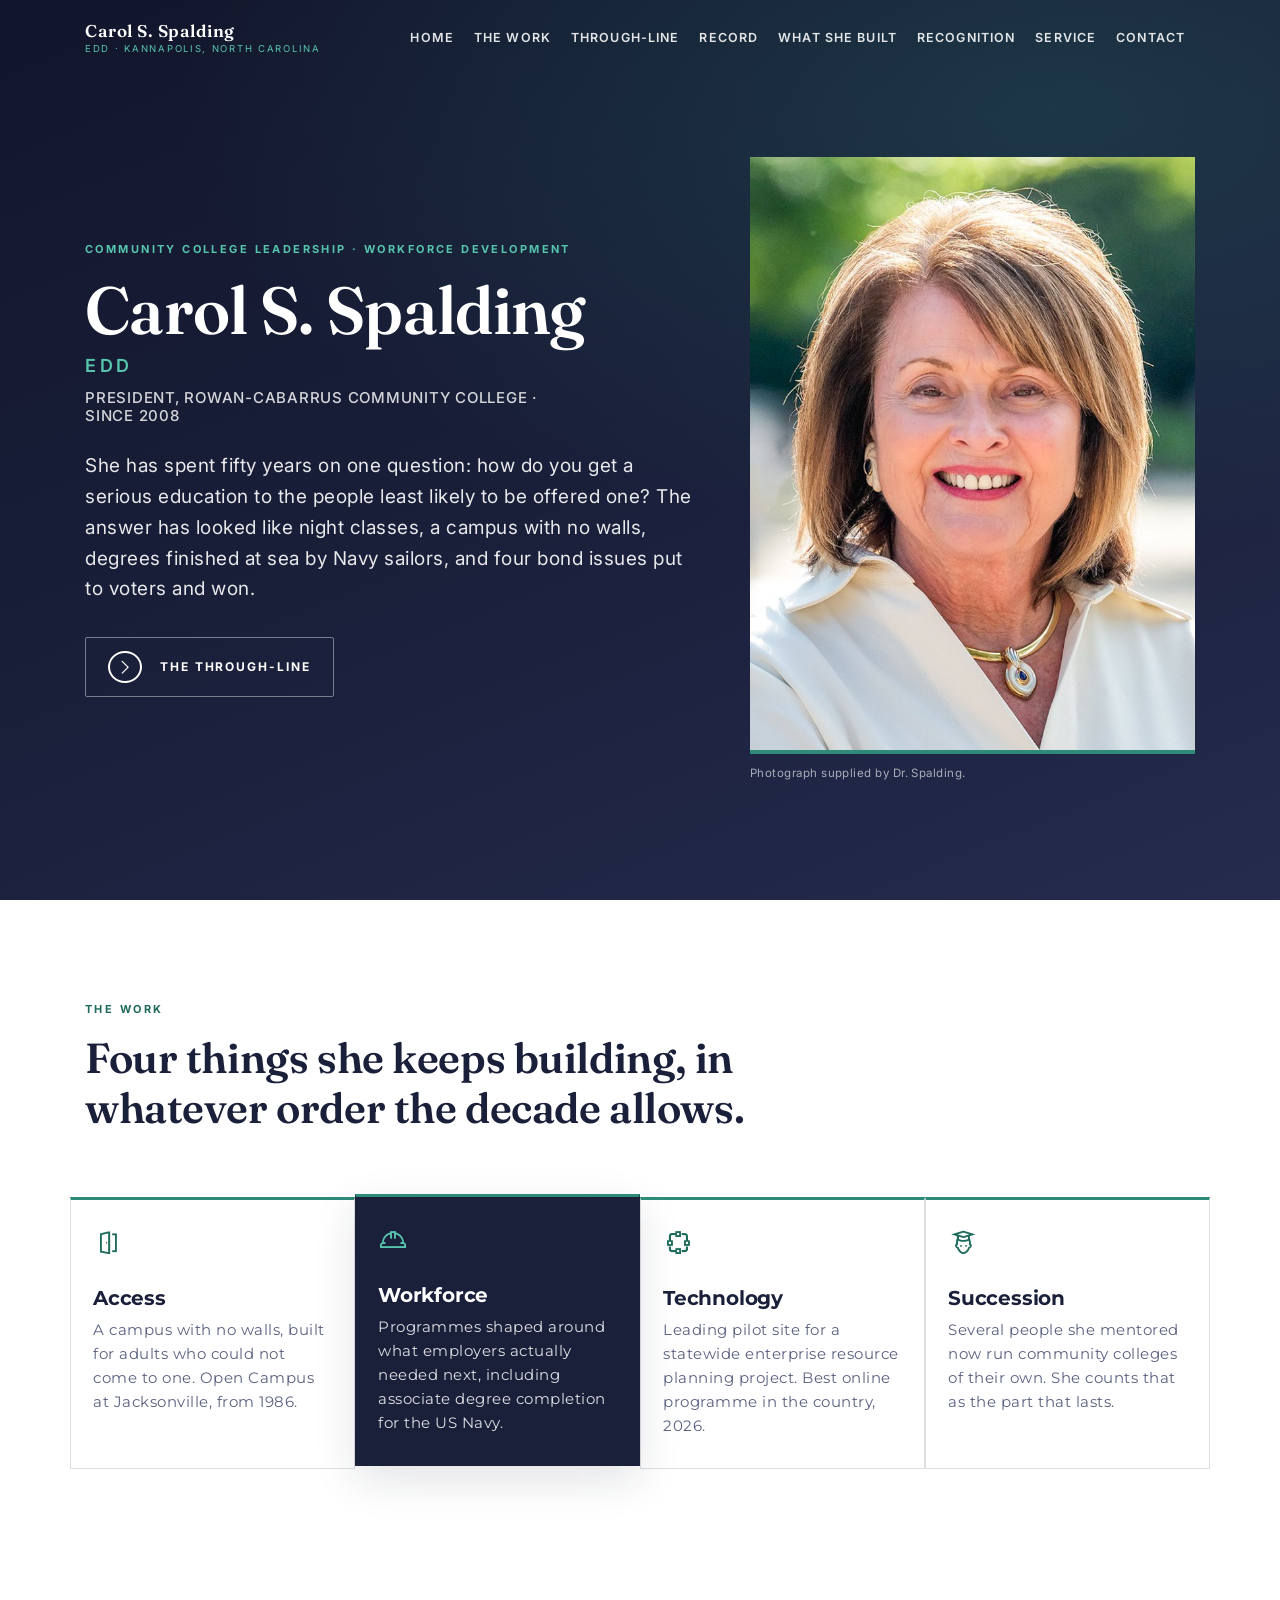
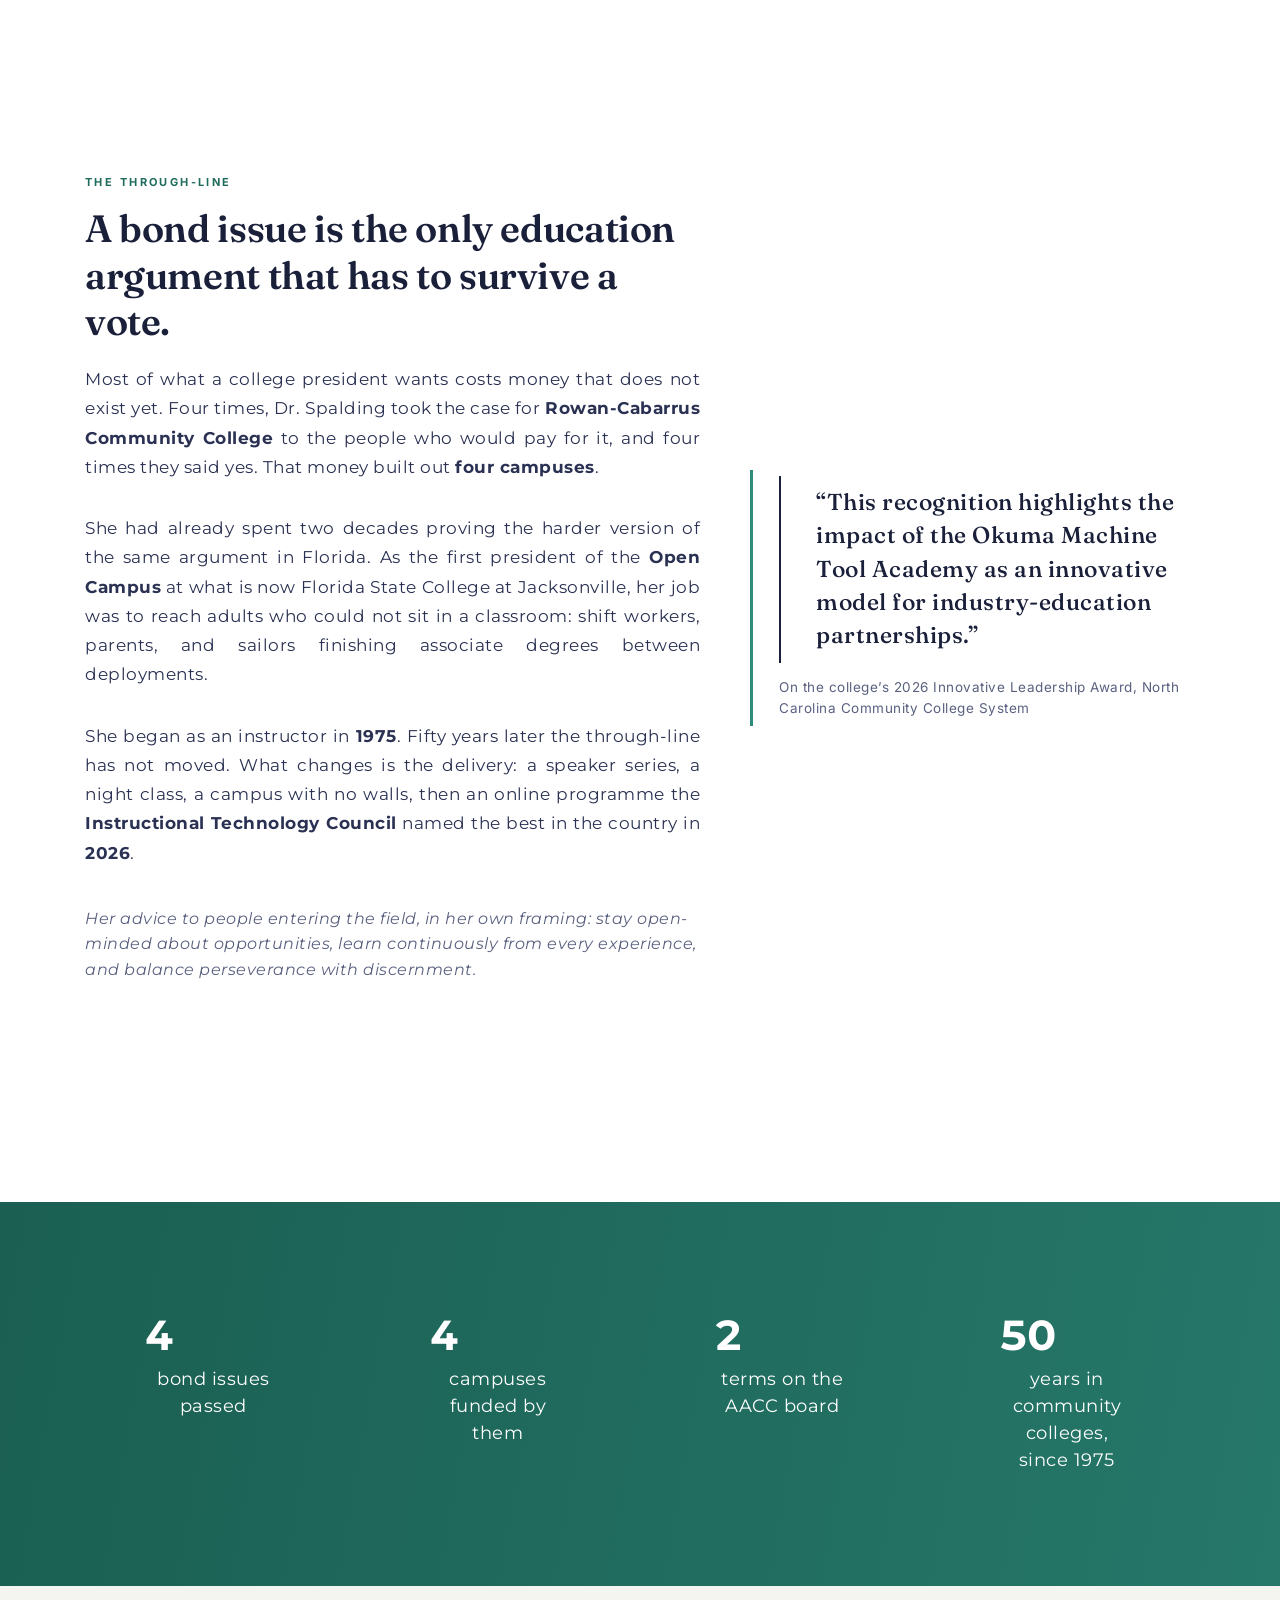
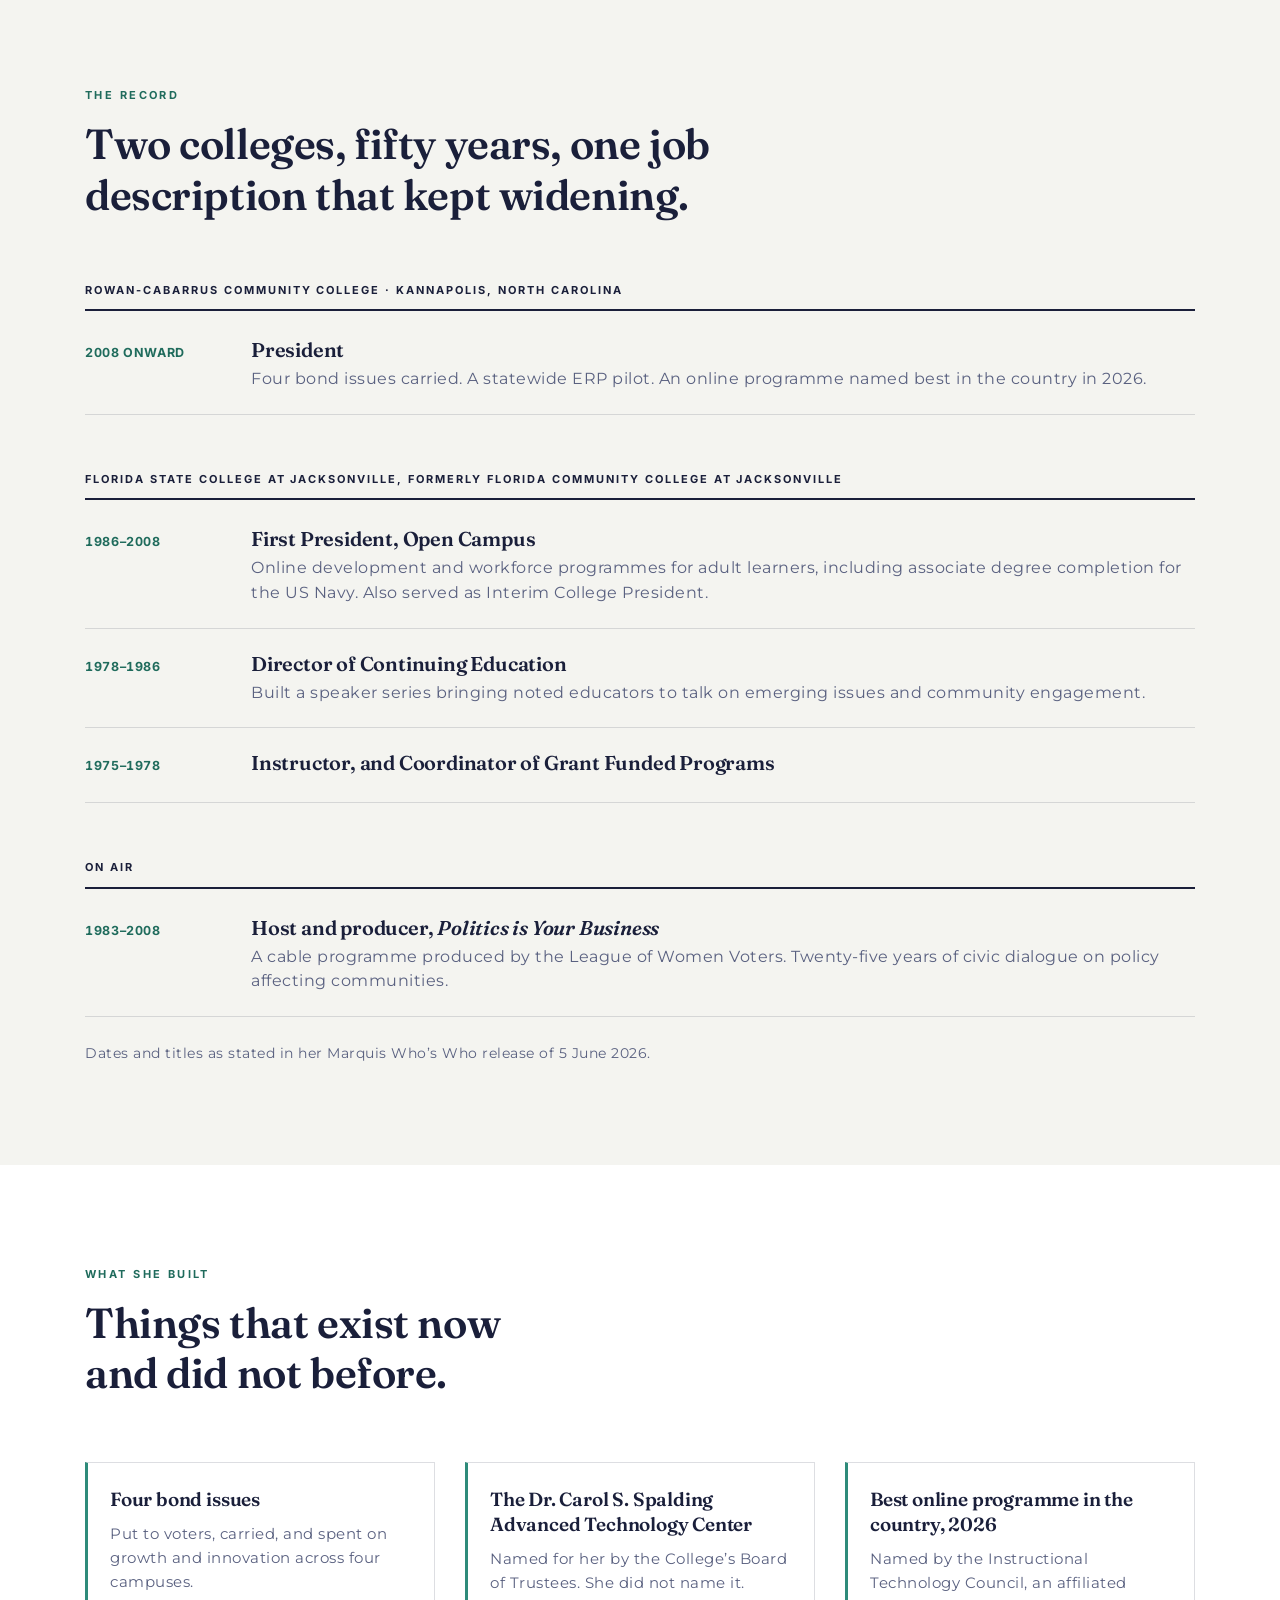
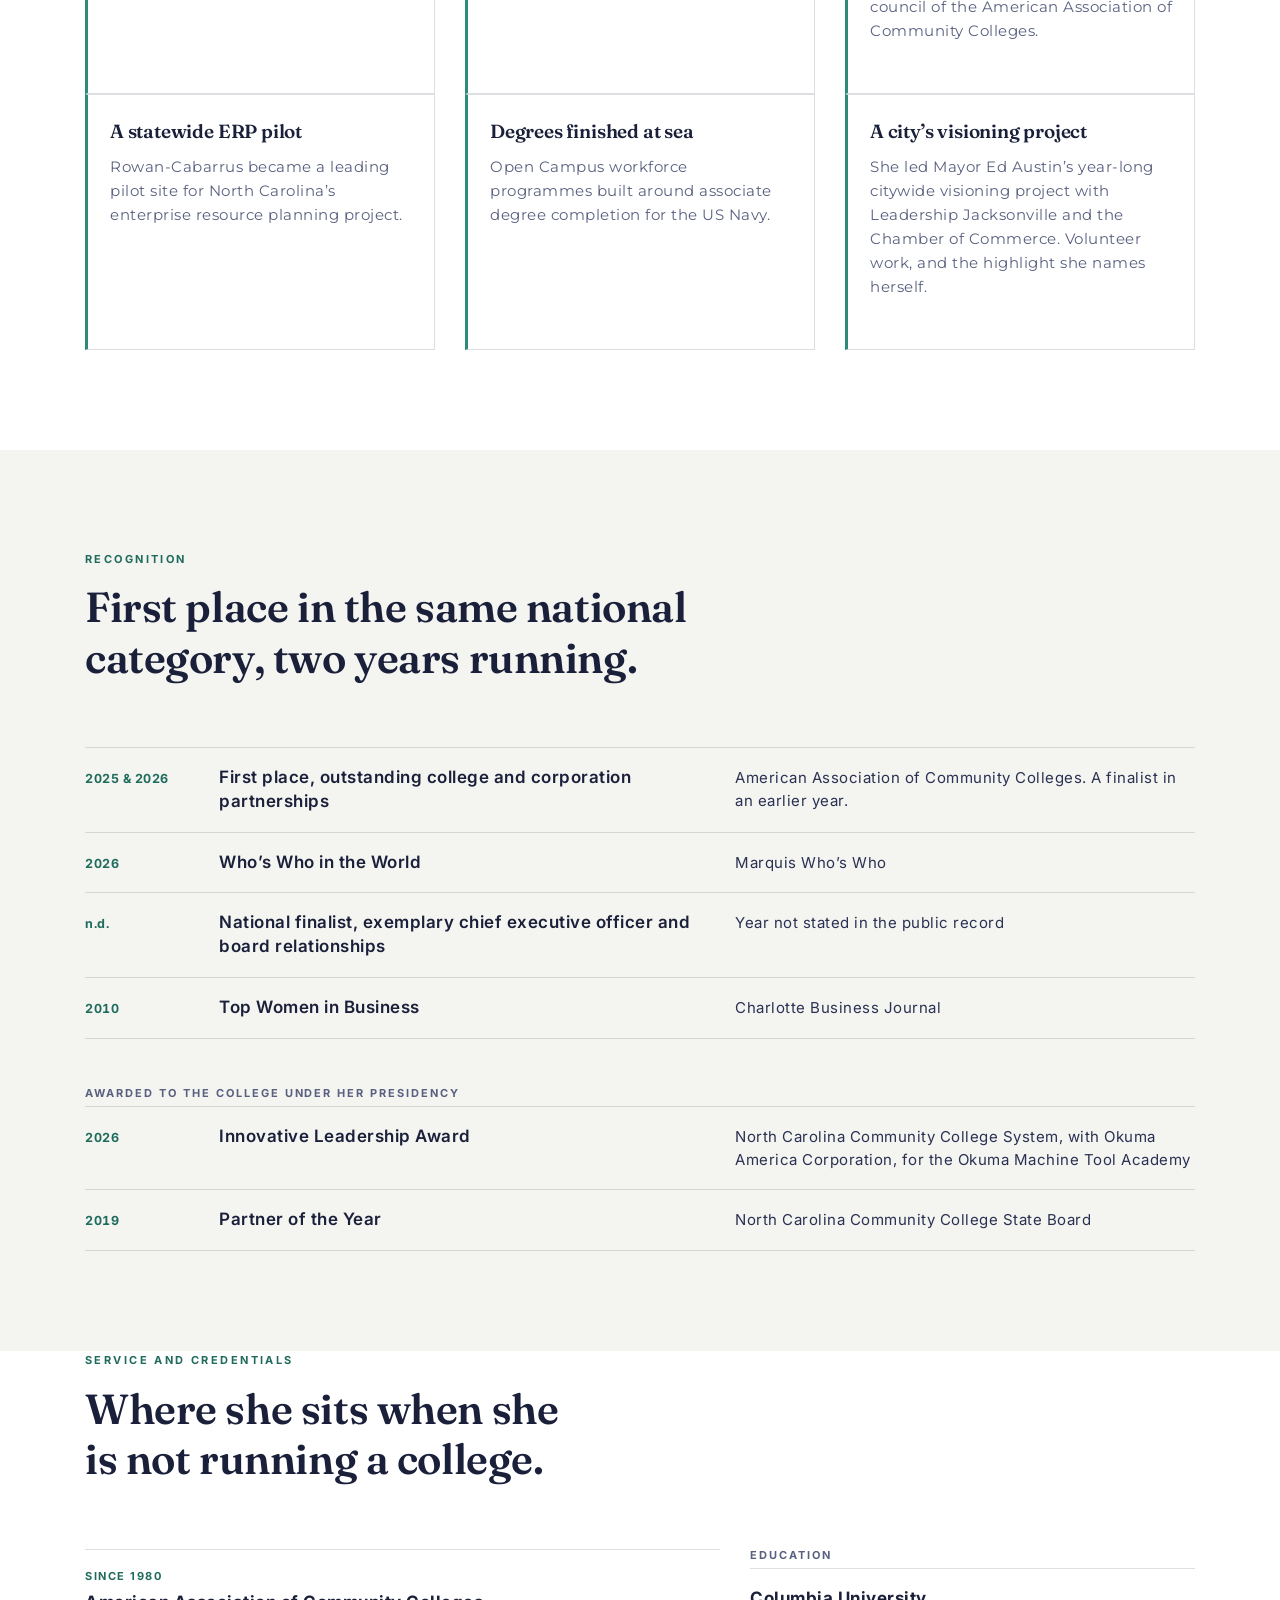
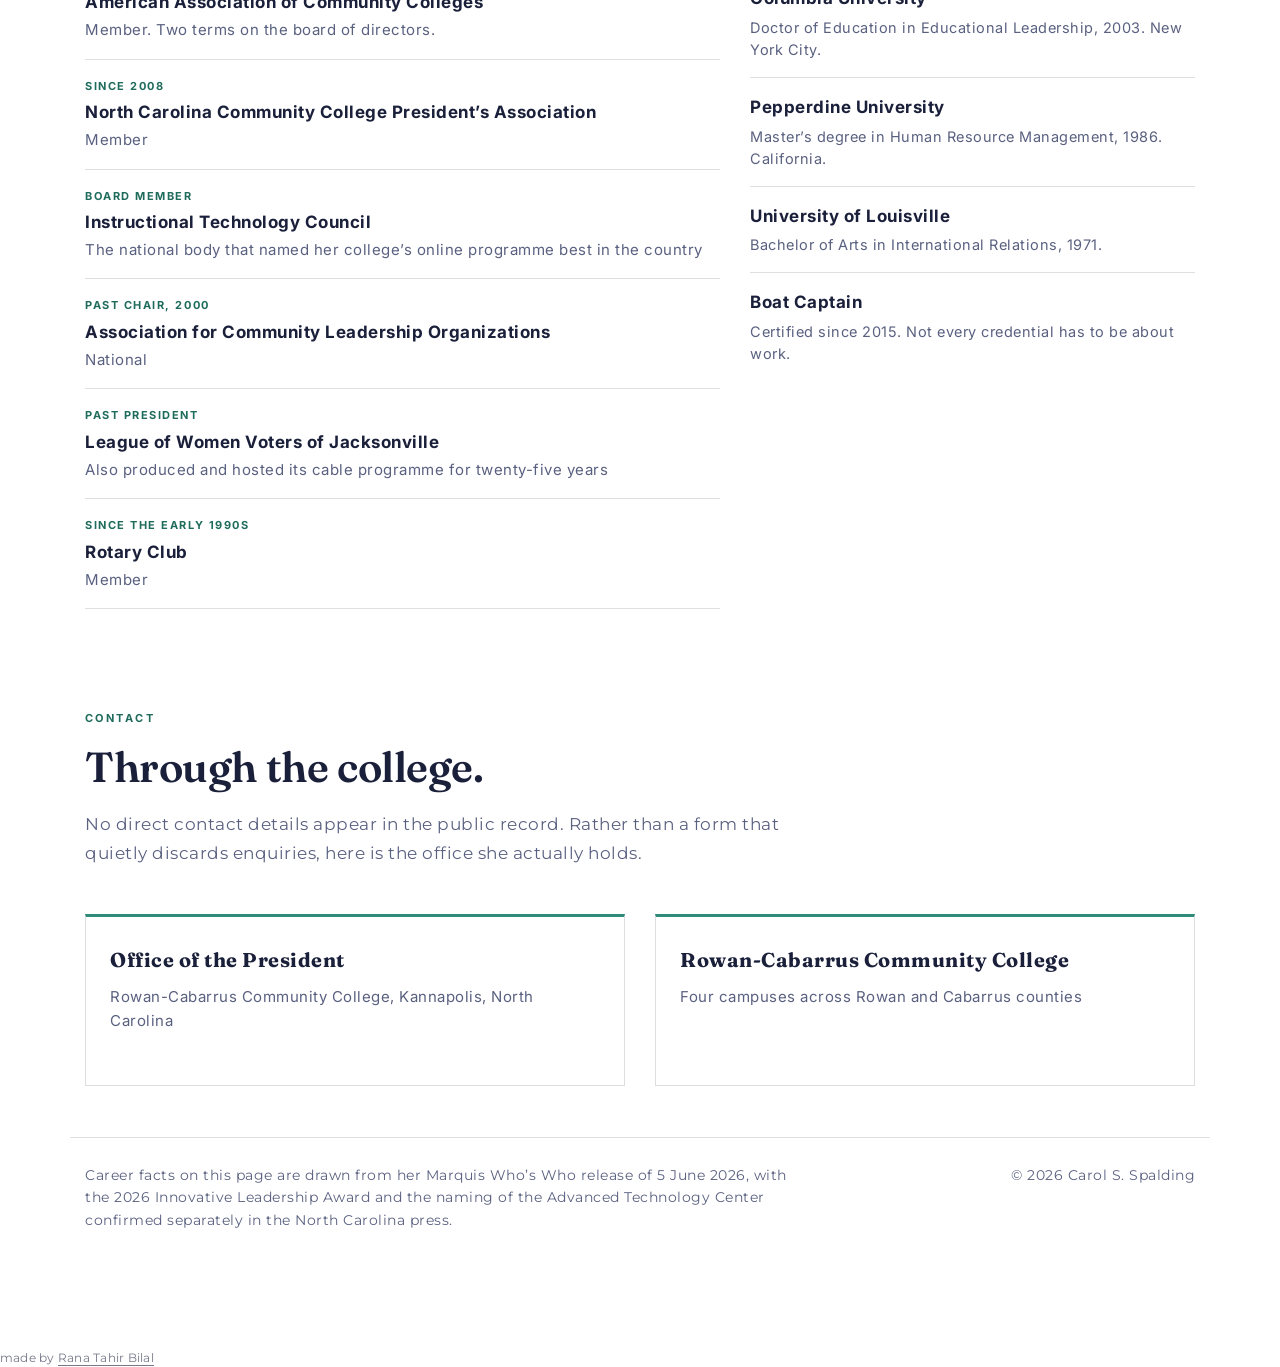
<file: index.html>
<!DOCTYPE html>
<html lang="en">
<head>
<meta charset="utf-8">
<meta content="width=device-width, initial-scale=1, shrink-to-fit=no" name="viewport">
<title>Carol S. Spalding, EdD | Community College Leadership and Workforce Development</title>
<meta name="description" content="President of Rowan-Cabarrus Community College since 2008. Four bond issues, four campuses, and fifty years of widening access to education.">
<meta name="robots" content="noindex, nofollow">
<meta property="og:title" content="Carol S. Spalding, EdD">
<meta property="og:description" content="Community college president. Four bond issues, four campuses, and half a century of widening access to education.">
<meta property="og:type" content="profile">
<link rel="icon" href="img/favicon.svg" type="image/svg+xml">
<link rel="icon" href="img/favicon.ico" sizes="32x32">
<link rel="apple-touch-icon" href="img/favicon-180.png">
<link rel="preconnect" href="https://fonts.googleapis.com">
<link rel="preconnect" href="https://fonts.gstatic.com" crossorigin>
<link rel="stylesheet" href="https://fonts.googleapis.com/css2?family=Fraunces:ital,opsz,wght@0,9..144,500;0,9..144,600;0,9..144,700;1,9..144,400&family=Inter:wght@400;500;600;700&display=swap">
<link rel="stylesheet" href="vendor/css/bundle.min.css">
<link rel="stylesheet" href="vendor/css/wow.css">
<link rel="stylesheet" href="corporate-marketing/css/line-awesome.min.css">
<link rel="stylesheet" href="corporate-marketing/css/style.css">
<link rel="stylesheet" href="corporate-marketing/css/custom.css">
<link rel="stylesheet" href="corporate-marketing/css/site.css">
</head>
<body data-offset="90" data-spy="scroll" data-target=".navbar">

<header class="header">
  <nav class="navbar navbar-expand-lg fixed-top">
    <div class="container">
      <a class="navbar-brand wordmark scroll" href="#banner">
        <b>Carol S. Spalding</b><span>EdD &middot; Kannapolis, North Carolina</span>
      </a>
      <button class="navbar-toggler" type="button" data-toggle="collapse" data-target="#navbarNav" aria-controls="navbarNav" aria-expanded="false" aria-label="Toggle navigation">
        <span class="navbar-toggler-icon"></span>
      </button>
      <div class="collapse navbar-collapse" id="navbarNav">
        <ul class="navbar-nav ml-auto">
          <li class="nav-item"><a class="nav-link scroll" href="#banner">Home</a></li>
          <li class="nav-item"><a class="nav-link scroll" href="#about">The work</a></li>
          <li class="nav-item"><a class="nav-link scroll" href="#feature">Through-line</a></li>
          <li class="nav-item"><a class="nav-link scroll" href="#record">Record</a></li>
          <li class="nav-item"><a class="nav-link scroll" href="#built">What she built</a></li>
          <li class="nav-item"><a class="nav-link scroll" href="#recognition">Recognition</a></li>
          <li class="nav-item"><a class="nav-link scroll" href="#service">Service</a></li>
          <li class="nav-item"><a class="nav-link scroll" href="#contact">Contact</a></li>
        </ul>
      </div>
    </div>
  </nav>
</header>

<!-- Start banner -->
<section class="banner-sec banner-image" id="banner">
  <div class="container">
    <div class="banner-overlay">
      <div class="row align-items-center">
        <div class="col-12 col-lg-7 banner-area">
          <h5 class="banner-text">Community college leadership &middot; Workforce development</h5>
          <h1 class="banner-heading">Carol S. Spalding<span class="d-block suffix">EdD</span></h1>
          <h4 class="banner-des">President, Rowan-Cabarrus Community College &middot; Since 2008</h4>
          <p class="banner-lede">She has spent fifty years on one question: how do you get a serious education to the people least likely to be offered one? The answer has looked like night classes, a campus with no walls, degrees finished at sea by Navy sailors, and four bond issues put to voters and won.</p>
          <div class="banner-btn">
            <a href="#feature" class="button scroll"><i class="las la-angle-right"></i>The through-line</a>
          </div>
        </div>
        <div class="col-12 col-lg-5">
          <figure class="hero-portrait wow fadeInRight" data-wow-delay=".3s">
            <img src="img/spalding-portrait.jpg" alt="Carol S. Spalding, EdD" width="675" height="900">
            <figcaption>Photograph supplied by Dr. Spalding.</figcaption>
          </figure>
        </div>
      </div>
    </div>
  </div>
</section>
<!-- End banner -->

<!-- Start about -->
<section class="author-skills" id="about">
  <div class="container">
    <div class="row sec-head">
      <div class="col-12 col-lg-8">
        <p class="kicker">The work</p>
        <h2 class="sec-title">Four things she keeps building, in whatever order the decade allows.</h2>
      </div>
    </div>
    <div class="row">
      <div class="col-12 col-md-6 col-lg-3 about-media wow zoomIn" data-wow-duration="1s" data-wow-delay=".1s">
        <span class="about-icon"><i class="las la-door-open"></i></span>
        <h4 class="small-heading main-font">Access</h4>
        <p class="small-text">A campus with no walls, built for adults who could not come to one. Open Campus at Jacksonville, from 1986.</p>
      </div>
      <div class="col-12 col-md-6 col-lg-3 about-media active selected wow zoomIn" data-wow-duration="1s" data-wow-delay=".2s">
        <span class="about-icon"><i class="las la-hard-hat"></i></span>
        <h4 class="small-heading main-font">Workforce</h4>
        <p class="small-text">Programmes shaped around what employers actually needed next, including associate degree completion for the US Navy.</p>
      </div>
      <div class="col-12 col-md-6 col-lg-3 about-media wow zoomIn" data-wow-duration="1s" data-wow-delay=".3s">
        <span class="about-icon"><i class="las la-network-wired"></i></span>
        <h4 class="small-heading main-font">Technology</h4>
        <p class="small-text">Leading pilot site for a statewide enterprise resource planning project. Best online programme in the country, 2026.</p>
      </div>
      <div class="col-12 col-md-6 col-lg-3 about-media wow zoomIn" data-wow-duration="1s" data-wow-delay=".4s">
        <span class="about-icon"><i class="las la-user-graduate"></i></span>
        <h4 class="small-heading main-font">Succession</h4>
        <p class="small-text">Several people she mentored now run community colleges of their own. She counts that as the part that lasts.</p>
      </div>
    </div>
  </div>
</section>
<!-- End about -->

<!-- Start feature -->
<section class="feature-sec py-0" id="feature">
  <div class="container">
    <div class="row align-items-center">
      <div class="col-lg-7">
        <div class="feature-are">
          <p class="kicker">The through-line</p>
          <h2 class="feature-heading">A bond issue is the only education argument that has to survive a vote.</h2>
          <p class="feature-text">Most of what a college president wants costs money that does not exist yet. Four times, Dr. Spalding took the case for <strong>Rowan-Cabarrus Community College</strong> to the people who would pay for it, and four times they said yes. That money built out <strong>four campuses</strong>.</p>
          <p class="feature-text">She had already spent two decades proving the harder version of the same argument in Florida. As the first president of the <strong>Open Campus</strong> at what is now Florida State College at Jacksonville, her job was to reach adults who could not sit in a classroom: shift workers, parents, and sailors finishing associate degrees between deployments.</p>
          <p class="feature-text">She began as an instructor in <strong>1975</strong>. Fifty years later the through-line has not moved. What changes is the delivery: a speaker series, a night class, a campus with no walls, then an online programme the <strong>Instructional Technology Council</strong> named the best in the country in <strong>2026</strong>.</p>
          <p class="feature-note">Her advice to people entering the field, in her own framing: stay open-minded about opportunities, learn continuously from every experience, and balance perseverance with discernment.</p>
        </div>
      </div>
      <div class="col-lg-5">
        <div class="pull-quote wow fadeInRight" data-wow-delay=".2s">
          <blockquote>This recognition highlights the impact of the Okuma Machine Tool Academy as an innovative model for industry-education partnerships.</blockquote>
          <cite>On the college&rsquo;s 2026 Innovative Leadership Award, North Carolina Community College System</cite>
        </div>
      </div>
    </div>
  </div>
</section>
<!-- End feature -->

<!-- counter start -->
<section class="counter-sec counter-image" id="counter">
  <div class="counter-overlay">
    <div class="container">
      <div class="counter-area">
        <div class="counter"><h5 class="count-static">4</h5><p>bond issues passed</p></div>
        <div class="counter"><h5 class="count-static">4</h5><p>campuses funded by them</p></div>
        <div class="counter"><h5 class="count-static">2</h5><p>terms on the AACC board</p></div>
        <div class="counter"><h5 class="count-static">50</h5><p>years in community colleges, since 1975</p></div>
      </div>
    </div>
  </div>
</section>
<!-- counter End -->

<!-- Start record -->
<section class="team-sec" id="record">
  <div class="container">
    <div class="row sec-head">
      <div class="col-12 col-lg-8">
        <p class="kicker">The record</p>
        <h2 class="sec-title">Two colleges, fifty years, one job description that kept widening.</h2>
      </div>
    </div>

    <h3 class="era">Rowan-Cabarrus Community College &middot; Kannapolis, North Carolina</h3>
    <ol class="tl">
      <li class="tl-row wow fadeInUp">
        <span class="tl-year">2008 onward</span>
        <div class="tl-body">
          <h4 class="tl-title">President</h4>
          <p class="tl-note">Four bond issues carried. A statewide ERP pilot. An online programme named best in the country in 2026.</p>
        </div>
      </li>
    </ol>

    <h3 class="era second">Florida State College at Jacksonville, formerly Florida Community College at Jacksonville</h3>
    <ol class="tl">
      <li class="tl-row wow fadeInUp">
        <span class="tl-year">1986&ndash;2008</span>
        <div class="tl-body">
          <h4 class="tl-title">First President, Open Campus</h4>
          <p class="tl-note">Online development and workforce programmes for adult learners, including associate degree completion for the US Navy. Also served as Interim College President.</p>
        </div>
      </li>
      <li class="tl-row wow fadeInUp" data-wow-delay=".08s">
        <span class="tl-year">1978&ndash;1986</span>
        <div class="tl-body">
          <h4 class="tl-title">Director of Continuing Education</h4>
          <p class="tl-note">Built a speaker series bringing noted educators to talk on emerging issues and community engagement.</p>
        </div>
      </li>
      <li class="tl-row wow fadeInUp" data-wow-delay=".16s">
        <span class="tl-year">1975&ndash;1978</span>
        <div class="tl-body">
          <h4 class="tl-title">Instructor, and Coordinator of Grant Funded Programs</h4>
        </div>
      </li>
    </ol>

    <h3 class="era second">On air</h3>
    <ol class="tl">
      <li class="tl-row wow fadeInUp">
        <span class="tl-year">1983&ndash;2008</span>
        <div class="tl-body">
          <h4 class="tl-title">Host and producer, <cite>Politics is Your Business</cite></h4>
          <p class="tl-note">A cable programme produced by the League of Women Voters. Twenty-five years of civic dialogue on policy affecting communities.</p>
        </div>
      </li>
    </ol>
    <p class="tl-foot">Dates and titles as stated in her Marquis Who&rsquo;s Who release of 5 June 2026.</p>
  </div>
</section>
<!-- End record -->

<!-- Start built -->
<section class="portfolio" id="built">
  <div class="container">
    <div class="row sec-head">
      <div class="col-12 col-lg-8">
        <p class="kicker">What she built</p>
        <h2 class="sec-title">Things that exist now and did not before.</h2>
      </div>
    </div>
    <div class="row built-grid">
      <div class="col-12 col-md-6 col-lg-4">
        <article class="built wow fadeInUp">
          <h4>Four bond issues</h4>
          <p>Put to voters, carried, and spent on growth and innovation across four campuses.</p>
        </article>
      </div>
      <div class="col-12 col-md-6 col-lg-4">
        <article class="built wow fadeInUp" data-wow-delay=".06s">
          <h4>The Dr. Carol S. Spalding Advanced Technology Center</h4>
          <p>Named for her by the College&rsquo;s Board of Trustees. She did not name it.</p>
        </article>
      </div>
      <div class="col-12 col-md-6 col-lg-4">
        <article class="built wow fadeInUp" data-wow-delay=".12s">
          <h4>Best online programme in the country, 2026</h4>
          <p>Named by the Instructional Technology Council, an affiliated council of the American Association of Community Colleges.</p>
        </article>
      </div>
      <div class="col-12 col-md-6 col-lg-4">
        <article class="built wow fadeInUp" data-wow-delay=".18s">
          <h4>A statewide ERP pilot</h4>
          <p>Rowan-Cabarrus became a leading pilot site for North Carolina&rsquo;s enterprise resource planning project.</p>
        </article>
      </div>
      <div class="col-12 col-md-6 col-lg-4">
        <article class="built wow fadeInUp" data-wow-delay=".24s">
          <h4>Degrees finished at sea</h4>
          <p>Open Campus workforce programmes built around associate degree completion for the US Navy.</p>
        </article>
      </div>
      <div class="col-12 col-md-6 col-lg-4">
        <article class="built wow fadeInUp" data-wow-delay=".3s">
          <h4>A city&rsquo;s visioning project</h4>
          <p>She led Mayor Ed Austin&rsquo;s year-long citywide visioning project with Leadership Jacksonville and the Chamber of Commerce. Volunteer work, and the highlight she names herself.</p>
        </article>
      </div>
    </div>
  </div>
</section>
<!-- End built -->

<!-- Start recognition -->
<section class="our-clients" id="recognition">
  <div class="container">
    <div class="row sec-head">
      <div class="col-12 col-lg-8">
        <p class="kicker">Recognition</p>
        <h2 class="sec-title">First place in the same national category, two years running.</h2>
      </div>
    </div>
    <ul class="award-list">
      <li class="wow fadeInUp"><span class="aw-year">2025 &amp; 2026</span><span class="aw-name">First place, outstanding college and corporation partnerships</span><span class="aw-org">American Association of Community Colleges. A finalist in an earlier year.</span></li>
      <li class="wow fadeInUp" data-wow-delay=".06s"><span class="aw-year">2026</span><span class="aw-name">Who&rsquo;s Who in the World</span><span class="aw-org">Marquis Who&rsquo;s Who</span></li>
      <li class="wow fadeInUp" data-wow-delay=".12s"><span class="aw-year">n.d.</span><span class="aw-name">National finalist, exemplary chief executive officer and board relationships</span><span class="aw-org">Year not stated in the public record</span></li>
      <li class="wow fadeInUp" data-wow-delay=".18s"><span class="aw-year">2010</span><span class="aw-name">Top Women in Business</span><span class="aw-org">Charlotte Business Journal</span></li>
    </ul>
    <h3 class="sub-era">Awarded to the College under her presidency</h3>
    <ul class="award-list alt">
      <li class="wow fadeInUp"><span class="aw-year">2026</span><span class="aw-name">Innovative Leadership Award</span><span class="aw-org">North Carolina Community College System, with Okuma America Corporation, for the Okuma Machine Tool Academy</span></li>
      <li class="wow fadeInUp" data-wow-delay=".06s"><span class="aw-year">2019</span><span class="aw-name">Partner of the Year</span><span class="aw-org">North Carolina Community College State Board</span></li>
    </ul>
  </div>
</section>
<!-- End recognition -->

<!-- Start service -->
<section class="blog-section py-0" id="service">
  <div class="container">
    <div class="row sec-head">
      <div class="col-12 col-lg-8">
        <p class="kicker">Service and credentials</p>
        <h2 class="sec-title">Where she sits when she is not running a college.</h2>
      </div>
    </div>
    <div class="row">
      <div class="col-12 col-lg-7">
        <ul class="svc-list">
          <li class="wow fadeInUp"><span class="svc-year">Since 1980</span><b>American Association of Community Colleges</b><span>Member. Two terms on the board of directors.</span></li>
          <li class="wow fadeInUp" data-wow-delay=".06s"><span class="svc-year">Since 2008</span><b>North Carolina Community College President&rsquo;s Association</b><span>Member</span></li>
          <li class="wow fadeInUp" data-wow-delay=".12s"><span class="svc-year">Board member</span><b>Instructional Technology Council</b><span>The national body that named her college&rsquo;s online programme best in the country</span></li>
          <li class="wow fadeInUp" data-wow-delay=".18s"><span class="svc-year">Past chair, 2000</span><b>Association for Community Leadership Organizations</b><span>National</span></li>
          <li class="wow fadeInUp" data-wow-delay=".24s"><span class="svc-year">Past president</span><b>League of Women Voters of Jacksonville</b><span>Also produced and hosted its cable programme for twenty-five years</span></li>
          <li class="wow fadeInUp" data-wow-delay=".3s"><span class="svc-year">Since the early 1990s</span><b>Rotary Club</b><span>Member</span></li>
        </ul>
      </div>
      <div class="col-12 col-lg-5">
        <h3 class="sub-era first">Education</h3>
        <ul class="cred-list">
          <li class="wow fadeInUp"><b>Columbia University</b><span>Doctor of Education in Educational Leadership, 2003. New York City.</span></li>
          <li class="wow fadeInUp" data-wow-delay=".06s"><b>Pepperdine University</b><span>Master&rsquo;s degree in Human Resource Management, 1986. California.</span></li>
          <li class="wow fadeInUp" data-wow-delay=".12s"><b>University of Louisville</b><span>Bachelor of Arts in International Relations, 1971.</span></li>
          <li class="wow fadeInUp" data-wow-delay=".18s"><b>Boat Captain</b><span>Certified since 2015. Not every credential has to be about work.</span></li>
        </ul>
      </div>
    </div>
  </div>
</section>
<!-- End service -->

<!-- Start contact -->
<section class="contact-section" id="contact">
  <div class="container">
    <div class="row sec-head">
      <div class="col-12 col-lg-8">
        <p class="kicker">Contact</p>
        <h2 class="sec-title">Through the college.</h2>
        <p class="sec-lead">No direct contact details appear in the public record. Rather than a form that quietly discards enquiries, here is the office she actually holds.</p>
      </div>
    </div>
    <div class="row doors-row">
      <div class="col-12 col-md-6">
        <a class="door wow fadeInUp" href="https://www.rccc.edu/president/" target="_blank" rel="noopener">
          <b>Office of the President</b><span>Rowan-Cabarrus Community College, Kannapolis, North Carolina</span>
        </a>
      </div>
      <div class="col-12 col-md-6">
        <a class="door wow fadeInUp" data-wow-delay=".08s" href="https://www.rccc.edu/" target="_blank" rel="noopener">
          <b>Rowan-Cabarrus Community College</b><span>Four campuses across Rowan and Cabarrus counties</span>
        </a>
      </div>
    </div>
    <div class="row site-foot">
      <div class="col-12 col-lg-8">
        <p class="src-note">Career facts on this page are drawn from her Marquis Who&rsquo;s Who release of 5 June 2026, with the 2026 Innovative Leadership Award and the naming of the Advanced Technology Center confirmed separately in the North Carolina press.</p>
      </div>
      <div class="col-12 col-lg-4 text-lg-right">
        <p>&copy; 2026 Carol S. Spalding</p>
      </div>
    </div>
  </div>
</section>
<!-- End contact -->

<script src="vendor/js/bundle.min.js"></script>
<script src="vendor/js/wow.min.js"></script>
<script src="corporate-marketing/js/site.js"></script>

<p style="margin:18px 0 0;font-size:12px;line-height:1.5;opacity:.6;letter-spacing:.02em">made by <a href="https://ranatahirbilal.com" rel="nofollow noopener" target="_blank" style="color:inherit;text-decoration:none;border-bottom:1px solid currentColor">Rana Tahir Bilal</a></p>
</body>
</html>
</file>
<file: vendor/css/wow.css>
@charset "UTF-8";


/*!
Animate.css - http://daneden.me/animate
Licensed under the MIT license

Copyright (c) 2013 Daniel Eden

Permission is hereby granted, free of charge, to any person obtaining a copy of this software and associated documentation files (the "Software"), to deal in the Software without restriction, including without limitation the rights to use, copy, modify, merge, publish, distribute, sublicense, and/or sell copies of the Software, and to permit persons to whom the Software is furnished to do so, subject to the following conditions:

The above copyright notice and this permission notice shall be included in all copies or substantial portions of the Software.

THE SOFTWARE IS PROVIDED "AS IS", WITHOUT WARRANTY OF ANY KIND, EXPRESS OR IMPLIED, INCLUDING BUT NOT LIMITED TO THE WARRANTIES OF MERCHANTABILITY, FITNESS FOR A PARTICULAR PURPOSE AND NONINFRINGEMENT. IN NO EVENT SHALL THE AUTHORS OR COPYRIGHT HOLDERS BE LIABLE FOR ANY CLAIM, DAMAGES OR OTHER LIABILITY, WHETHER IN AN ACTION OF CONTRACT, TORT OR OTHERWISE, ARISING FROM, OUT OF OR IN CONNECTION WITH THE SOFTWARE OR THE USE OR OTHER DEALINGS IN THE SOFTWARE.
*/

.animated {
  -webkit-animation-duration: 1s;
  animation-duration: 1s;
  -webkit-animation-fill-mode: both;
  animation-fill-mode: both;
}

.animated.hinge {
  -webkit-animation-duration: 2s;
  animation-duration: 2s;
}

@-webkit-keyframes bounce {
  0%, 20%, 50%, 80%, 100% {
    -webkit-transform: translateY(0);
    transform: translateY(0);
  }

  40% {
    -webkit-transform: translateY(-30px);
    transform: translateY(-30px);
  }

  60% {
    -webkit-transform: translateY(-15px);
    transform: translateY(-15px);
  }
}

@keyframes bounce {
  0%, 20%, 50%, 80%, 100% {
    -webkit-transform: translateY(0);
    -ms-transform: translateY(0);
    transform: translateY(0);
  }

  40% {
    -webkit-transform: translateY(-30px);
    -ms-transform: translateY(-30px);
    transform: translateY(-30px);
  }

  60% {
    -webkit-transform: translateY(-15px);
    -ms-transform: translateY(-15px);
    transform: translateY(-15px);
  }
}

.bounce {
  -webkit-animation-name: bounce;
  animation-name: bounce;
}

@-webkit-keyframes flash {
  0%, 50%, 100% {
    opacity: 1;
  }

  25%, 75% {
    opacity: 0;
  }
}

@keyframes flash {
  0%, 50%, 100% {
    opacity: 1;
  }

  25%, 75% {
    opacity: 0;
  }
}

.flash {
  -webkit-animation-name: flash;
  animation-name: flash;
}

/* originally authored by Nick Pettit - https://github.com/nickpettit/glide */

@-webkit-keyframes pulse {
  0% {
    -webkit-transform: scale(1);
    transform: scale(1);
  }

  50% {
    -webkit-transform: scale(1.1);
    transform: scale(1.1);
  }

  100% {
    -webkit-transform: scale(1);
    transform: scale(1);
  }
}

@keyframes pulse {
  0% {
    -webkit-transform: scale(1);
    -ms-transform: scale(1);
    transform: scale(1);
  }

  50% {
    -webkit-transform: scale(1.1);
    -ms-transform: scale(1.1);
    transform: scale(1.1);
  }

  100% {
    -webkit-transform: scale(1);
    -ms-transform: scale(1);
    transform: scale(1);
  }
}

.pulse {
  -webkit-animation-name: pulse;
  animation-name: pulse;
}

@-webkit-keyframes shake {
  0%, 100% {
    -webkit-transform: translateX(0);
    transform: translateX(0);
  }

  10%, 30%, 50%, 70%, 90% {
    -webkit-transform: translateX(-10px);
    transform: translateX(-10px);
  }

  20%, 40%, 60%, 80% {
    -webkit-transform: translateX(10px);
    transform: translateX(10px);
  }
}

@keyframes shake {
  0%, 100% {
    -webkit-transform: translateX(0);
    -ms-transform: translateX(0);
    transform: translateX(0);
  }

  10%, 30%, 50%, 70%, 90% {
    -webkit-transform: translateX(-10px);
    -ms-transform: translateX(-10px);
    transform: translateX(-10px);
  }

  20%, 40%, 60%, 80% {
    -webkit-transform: translateX(10px);
    -ms-transform: translateX(10px);
    transform: translateX(10px);
  }
}

.shake {
  -webkit-animation-name: shake;
  animation-name: shake;
}

@-webkit-keyframes swing {
  20% {
    -webkit-transform: rotate(15deg);
    transform: rotate(15deg);
  }

  40% {
    -webkit-transform: rotate(-10deg);
    transform: rotate(-10deg);
  }

  60% {
    -webkit-transform: rotate(5deg);
    transform: rotate(5deg);
  }

  80% {
    -webkit-transform: rotate(-5deg);
    transform: rotate(-5deg);
  }

  100% {
    -webkit-transform: rotate(0deg);
    transform: rotate(0deg);
  }
}

@keyframes swing {
  20% {
    -webkit-transform: rotate(15deg);
    -ms-transform: rotate(15deg);
    transform: rotate(15deg);
  }

  40% {
    -webkit-transform: rotate(-10deg);
    -ms-transform: rotate(-10deg);
    transform: rotate(-10deg);
  }

  60% {
    -webkit-transform: rotate(5deg);
    -ms-transform: rotate(5deg);
    transform: rotate(5deg);
  }

  80% {
    -webkit-transform: rotate(-5deg);
    -ms-transform: rotate(-5deg);
    transform: rotate(-5deg);
  }

  100% {
    -webkit-transform: rotate(0deg);
    -ms-transform: rotate(0deg);
    transform: rotate(0deg);
  }
}

.swing {
  -webkit-transform-origin: top center;
  -ms-transform-origin: top center;
  transform-origin: top center;
  -webkit-animation-name: swing;
  animation-name: swing;
}

@-webkit-keyframes tada {
  0% {
    -webkit-transform: scale(1);
    transform: scale(1);
  }

  10%, 20% {
    -webkit-transform: scale(0.9) rotate(-3deg);
    transform: scale(0.9) rotate(-3deg);
  }

  30%, 50%, 70%, 90% {
    -webkit-transform: scale(1.1) rotate(3deg);
    transform: scale(1.1) rotate(3deg);
  }

  40%, 60%, 80% {
    -webkit-transform: scale(1.1) rotate(-3deg);
    transform: scale(1.1) rotate(-3deg);
  }

  100% {
    -webkit-transform: scale(1) rotate(0);
    transform: scale(1) rotate(0);
  }
}

@keyframes tada {
  0% {
    -webkit-transform: scale(1);
    -ms-transform: scale(1);
    transform: scale(1);
  }

  10%, 20% {
    -webkit-transform: scale(0.9) rotate(-3deg);
    -ms-transform: scale(0.9) rotate(-3deg);
    transform: scale(0.9) rotate(-3deg);
  }

  30%, 50%, 70%, 90% {
    -webkit-transform: scale(1.1) rotate(3deg);
    -ms-transform: scale(1.1) rotate(3deg);
    transform: scale(1.1) rotate(3deg);
  }

  40%, 60%, 80% {
    -webkit-transform: scale(1.1) rotate(-3deg);
    -ms-transform: scale(1.1) rotate(-3deg);
    transform: scale(1.1) rotate(-3deg);
  }

  100% {
    -webkit-transform: scale(1) rotate(0);
    -ms-transform: scale(1) rotate(0);
    transform: scale(1) rotate(0);
  }
}

.tada {
  -webkit-animation-name: tada;
  animation-name: tada;
}

/* originally authored by Nick Pettit - https://github.com/nickpettit/glide */

@-webkit-keyframes wobble {
  0% {
    -webkit-transform: translateX(0%);
    transform: translateX(0%);
  }

  15% {
    -webkit-transform: translateX(-25%) rotate(-5deg);
    transform: translateX(-25%) rotate(-5deg);
  }

  30% {
    -webkit-transform: translateX(20%) rotate(3deg);
    transform: translateX(20%) rotate(3deg);
  }

  45% {
    -webkit-transform: translateX(-15%) rotate(-3deg);
    transform: translateX(-15%) rotate(-3deg);
  }

  60% {
    -webkit-transform: translateX(10%) rotate(2deg);
    transform: translateX(10%) rotate(2deg);
  }

  75% {
    -webkit-transform: translateX(-5%) rotate(-1deg);
    transform: translateX(-5%) rotate(-1deg);
  }

  100% {
    -webkit-transform: translateX(0%);
    transform: translateX(0%);
  }
}

@keyframes wobble {
  0% {
    -webkit-transform: translateX(0%);
    -ms-transform: translateX(0%);
    transform: translateX(0%);
  }

  15% {
    -webkit-transform: translateX(-25%) rotate(-5deg);
    -ms-transform: translateX(-25%) rotate(-5deg);
    transform: translateX(-25%) rotate(-5deg);
  }

  30% {
    -webkit-transform: translateX(20%) rotate(3deg);
    -ms-transform: translateX(20%) rotate(3deg);
    transform: translateX(20%) rotate(3deg);
  }

  45% {
    -webkit-transform: translateX(-15%) rotate(-3deg);
    -ms-transform: translateX(-15%) rotate(-3deg);
    transform: translateX(-15%) rotate(-3deg);
  }

  60% {
    -webkit-transform: translateX(10%) rotate(2deg);
    -ms-transform: translateX(10%) rotate(2deg);
    transform: translateX(10%) rotate(2deg);
  }

  75% {
    -webkit-transform: translateX(-5%) rotate(-1deg);
    -ms-transform: translateX(-5%) rotate(-1deg);
    transform: translateX(-5%) rotate(-1deg);
  }

  100% {
    -webkit-transform: translateX(0%);
    -ms-transform: translateX(0%);
    transform: translateX(0%);
  }
}

.wobble {
  -webkit-animation-name: wobble;
  animation-name: wobble;
}

@-webkit-keyframes bounceIn {
  0% {
    opacity: 0;
    -webkit-transform: scale(.3);
    transform: scale(.3);
  }

  50% {
    opacity: 1;
    -webkit-transform: scale(1.05);
    transform: scale(1.05);
  }

  70% {
    -webkit-transform: scale(.9);
    transform: scale(.9);
  }

  100% {
    -webkit-transform: scale(1);
    transform: scale(1);
  }
}

@keyframes bounceIn {
  0% {
    opacity: 0;
    -webkit-transform: scale(.3);
    -ms-transform: scale(.3);
    transform: scale(.3);
  }

  50% {
    opacity: 1;
    -webkit-transform: scale(1.05);
    -ms-transform: scale(1.05);
    transform: scale(1.05);
  }

  70% {
    -webkit-transform: scale(.9);
    -ms-transform: scale(.9);
    transform: scale(.9);
  }

  100% {
    -webkit-transform: scale(1);
    -ms-transform: scale(1);
    transform: scale(1);
  }
}

.bounceIn {
  -webkit-animation-name: bounceIn;
  animation-name: bounceIn;
}

@-webkit-keyframes bounceInDown {
  0% {
    opacity: 0;
    -webkit-transform: translateY(-2000px);
    transform: translateY(-2000px);
  }

  60% {
    opacity: 1;
    -webkit-transform: translateY(30px);
    transform: translateY(30px);
  }

  80% {
    -webkit-transform: translateY(-10px);
    transform: translateY(-10px);
  }

  100% {
    -webkit-transform: translateY(0);
    transform: translateY(0);
  }
}

@keyframes bounceInDown {
  0% {
    opacity: 0;
    -webkit-transform: translateY(-2000px);
    -ms-transform: translateY(-2000px);
    transform: translateY(-2000px);
  }

  60% {
    opacity: 1;
    -webkit-transform: translateY(30px);
    -ms-transform: translateY(30px);
    transform: translateY(30px);
  }

  80% {
    -webkit-transform: translateY(-10px);
    -ms-transform: translateY(-10px);
    transform: translateY(-10px);
  }

  100% {
    -webkit-transform: translateY(0);
    -ms-transform: translateY(0);
    transform: translateY(0);
  }
}

.bounceInDown {
  -webkit-animation-name: bounceInDown;
  animation-name: bounceInDown;
}

@-webkit-keyframes bounceInLeft {
  0% {
    opacity: 0;
    -webkit-transform: translateX(-2000px);
    transform: translateX(-2000px);
  }

  60% {
    opacity: 1;
    -webkit-transform: translateX(30px);
    transform: translateX(30px);
  }

  80% {
    -webkit-transform: translateX(-10px);
    transform: translateX(-10px);
  }

  100% {
    -webkit-transform: translateX(0);
    transform: translateX(0);
  }
}

@keyframes bounceInLeft {
  0% {
    opacity: 0;
    -webkit-transform: translateX(-2000px);
    -ms-transform: translateX(-2000px);
    transform: translateX(-2000px);
  }

  60% {
    opacity: 1;
    -webkit-transform: translateX(30px);
    -ms-transform: translateX(30px);
    transform: translateX(30px);
  }

  80% {
    -webkit-transform: translateX(-10px);
    -ms-transform: translateX(-10px);
    transform: translateX(-10px);
  }

  100% {
    -webkit-transform: translateX(0);
    -ms-transform: translateX(0);
    transform: translateX(0);
  }
}

.bounceInLeft {
  -webkit-animation-name: bounceInLeft;
  animation-name: bounceInLeft;
}

@-webkit-keyframes bounceInRight {
  0% {
    opacity: 0;
    -webkit-transform: translateX(2000px);
    transform: translateX(2000px);
  }

  60% {
    opacity: 1;
    -webkit-transform: translateX(-30px);
    transform: translateX(-30px);
  }

  80% {
    -webkit-transform: translateX(10px);
    transform: translateX(10px);
  }

  100% {
    -webkit-transform: translateX(0);
    transform: translateX(0);
  }
}

@keyframes bounceInRight {
  0% {
    opacity: 0;
    -webkit-transform: translateX(2000px);
    -ms-transform: translateX(2000px);
    transform: translateX(2000px);
  }

  60% {
    opacity: 1;
    -webkit-transform: translateX(-30px);
    -ms-transform: translateX(-30px);
    transform: translateX(-30px);
  }

  80% {
    -webkit-transform: translateX(10px);
    -ms-transform: translateX(10px);
    transform: translateX(10px);
  }

  100% {
    -webkit-transform: translateX(0);
    -ms-transform: translateX(0);
    transform: translateX(0);
  }
}

.bounceInRight {
  -webkit-animation-name: bounceInRight;
  animation-name: bounceInRight;
}

@-webkit-keyframes bounceInUp {
  0% {
    opacity: 0;
    -webkit-transform: translateY(2000px);
    transform: translateY(2000px);
  }

  60% {
    opacity: 1;
    -webkit-transform: translateY(-30px);
    transform: translateY(-30px);
  }

  80% {
    -webkit-transform: translateY(10px);
    transform: translateY(10px);
  }

  100% {
    -webkit-transform: translateY(0);
    transform: translateY(0);
  }
}

@keyframes bounceInUp {
  0% {
    opacity: 0;
    -webkit-transform: translateY(2000px);
    -ms-transform: translateY(2000px);
    transform: translateY(2000px);
  }

  60% {
    opacity: 1;
    -webkit-transform: translateY(-30px);
    -ms-transform: translateY(-30px);
    transform: translateY(-30px);
  }

  80% {
    -webkit-transform: translateY(10px);
    -ms-transform: translateY(10px);
    transform: translateY(10px);
  }

  100% {
    -webkit-transform: translateY(0);
    -ms-transform: translateY(0);
    transform: translateY(0);
  }
}

.bounceInUp {
  -webkit-animation-name: bounceInUp;
  animation-name: bounceInUp;
}

@-webkit-keyframes bounceOut {
  0% {
    -webkit-transform: scale(1);
    transform: scale(1);
  }

  25% {
    -webkit-transform: scale(.95);
    transform: scale(.95);
  }

  50% {
    opacity: 1;
    -webkit-transform: scale(1.1);
    transform: scale(1.1);
  }

  100% {
    opacity: 0;
    -webkit-transform: scale(.3);
    transform: scale(.3);
  }
}

@keyframes bounceOut {
  0% {
    -webkit-transform: scale(1);
    -ms-transform: scale(1);
    transform: scale(1);
  }

  25% {
    -webkit-transform: scale(.95);
    -ms-transform: scale(.95);
    transform: scale(.95);
  }

  50% {
    opacity: 1;
    -webkit-transform: scale(1.1);
    -ms-transform: scale(1.1);
    transform: scale(1.1);
  }

  100% {
    opacity: 0;
    -webkit-transform: scale(.3);
    -ms-transform: scale(.3);
    transform: scale(.3);
  }
}

.bounceOut {
  -webkit-animation-name: bounceOut;
  animation-name: bounceOut;
}

@-webkit-keyframes bounceOutDown {
  0% {
    -webkit-transform: translateY(0);
    transform: translateY(0);
  }

  20% {
    opacity: 1;
    -webkit-transform: translateY(-20px);
    transform: translateY(-20px);
  }

  100% {
    opacity: 0;
    -webkit-transform: translateY(2000px);
    transform: translateY(2000px);
  }
}

@keyframes bounceOutDown {
  0% {
    -webkit-transform: translateY(0);
    -ms-transform: translateY(0);
    transform: translateY(0);
  }

  20% {
    opacity: 1;
    -webkit-transform: translateY(-20px);
    -ms-transform: translateY(-20px);
    transform: translateY(-20px);
  }

  100% {
    opacity: 0;
    -webkit-transform: translateY(2000px);
    -ms-transform: translateY(2000px);
    transform: translateY(2000px);
  }
}

.bounceOutDown {
  -webkit-animation-name: bounceOutDown;
  animation-name: bounceOutDown;
}

@-webkit-keyframes bounceOutLeft {
  0% {
    -webkit-transform: translateX(0);
    transform: translateX(0);
  }

  20% {
    opacity: 1;
    -webkit-transform: translateX(20px);
    transform: translateX(20px);
  }

  100% {
    opacity: 0;
    -webkit-transform: translateX(-2000px);
    transform: translateX(-2000px);
  }
}

@keyframes bounceOutLeft {
  0% {
    -webkit-transform: translateX(0);
    -ms-transform: translateX(0);
    transform: translateX(0);
  }

  20% {
    opacity: 1;
    -webkit-transform: translateX(20px);
    -ms-transform: translateX(20px);
    transform: translateX(20px);
  }

  100% {
    opacity: 0;
    -webkit-transform: translateX(-2000px);
    -ms-transform: translateX(-2000px);
    transform: translateX(-2000px);
  }
}

.bounceOutLeft {
  -webkit-animation-name: bounceOutLeft;
  animation-name: bounceOutLeft;
}

@-webkit-keyframes bounceOutRight {
  0% {
    -webkit-transform: translateX(0);
    transform: translateX(0);
  }

  20% {
    opacity: 1;
    -webkit-transform: translateX(-20px);
    transform: translateX(-20px);
  }

  100% {
    opacity: 0;
    -webkit-transform: translateX(2000px);
    transform: translateX(2000px);
  }
}

@keyframes bounceOutRight {
  0% {
    -webkit-transform: translateX(0);
    -ms-transform: translateX(0);
    transform: translateX(0);
  }

  20% {
    opacity: 1;
    -webkit-transform: translateX(-20px);
    -ms-transform: translateX(-20px);
    transform: translateX(-20px);
  }

  100% {
    opacity: 0;
    -webkit-transform: translateX(2000px);
    -ms-transform: translateX(2000px);
    transform: translateX(2000px);
  }
}

.bounceOutRight {
  -webkit-animation-name: bounceOutRight;
  animation-name: bounceOutRight;
}

@-webkit-keyframes bounceOutUp {
  0% {
    -webkit-transform: translateY(0);
    transform: translateY(0);
  }

  20% {
    opacity: 1;
    -webkit-transform: translateY(20px);
    transform: translateY(20px);
  }

  100% {
    opacity: 0;
    -webkit-transform: translateY(-2000px);
    transform: translateY(-2000px);
  }
}

@keyframes bounceOutUp {
  0% {
    -webkit-transform: translateY(0);
    -ms-transform: translateY(0);
    transform: translateY(0);
  }

  20% {
    opacity: 1;
    -webkit-transform: translateY(20px);
    -ms-transform: translateY(20px);
    transform: translateY(20px);
  }

  100% {
    opacity: 0;
    -webkit-transform: translateY(-2000px);
    -ms-transform: translateY(-2000px);
    transform: translateY(-2000px);
  }
}

.bounceOutUp {
  -webkit-animation-name: bounceOutUp;
  animation-name: bounceOutUp;
}

@-webkit-keyframes fadeIn {
  0% {
    opacity: 0;
  }

  100% {
    opacity: 1;
  }
}

@keyframes fadeIn {
  0% {
    opacity: 0;
  }

  100% {
    opacity: 1;
  }
}

.fadeIn {
  -webkit-animation-name: fadeIn;
  animation-name: fadeIn;
}

@-webkit-keyframes fadeInDown {
  0% {
    opacity: 0;
    -webkit-transform: translateY(-20px);
    transform: translateY(-20px);
  }

  100% {
    opacity: 1;
    -webkit-transform: translateY(0);
    transform: translateY(0);
  }
}

@keyframes fadeInDown {
  0% {
    opacity: 0;
    -webkit-transform: translateY(-20px);
    -ms-transform: translateY(-20px);
    transform: translateY(-20px);
  }

  100% {
    opacity: 1;
    -webkit-transform: translateY(0);
    -ms-transform: translateY(0);
    transform: translateY(0);
  }
}

.fadeInDown {
  -webkit-animation-name: fadeInDown;
  animation-name: fadeInDown;
}

@-webkit-keyframes fadeInDownBig {
  0% {
    opacity: 0;
    -webkit-transform: translateY(-2000px);
    transform: translateY(-2000px);
  }

  100% {
    opacity: 1;
    -webkit-transform: translateY(0);
    transform: translateY(0);
  }
}

@keyframes fadeInDownBig {
  0% {
    opacity: 0;
    -webkit-transform: translateY(-2000px);
    -ms-transform: translateY(-2000px);
    transform: translateY(-2000px);
  }

  100% {
    opacity: 1;
    -webkit-transform: translateY(0);
    -ms-transform: translateY(0);
    transform: translateY(0);
  }
}

.fadeInDownBig {
  -webkit-animation-name: fadeInDownBig;
  animation-name: fadeInDownBig;
}

@-webkit-keyframes fadeInLeft {
  0% {
    opacity: 0;
    -webkit-transform: translateX(-20px);
    transform: translateX(-20px);
  }

  100% {
    opacity: 1;
    -webkit-transform: translateX(0);
    transform: translateX(0);
  }
}

@keyframes fadeInLeft {
  0% {
    opacity: 0;
    -webkit-transform: translateX(-20px);
    -ms-transform: translateX(-20px);
    transform: translateX(-20px);
  }

  100% {
    opacity: 1;
    -webkit-transform: translateX(0);
    -ms-transform: translateX(0);
    transform: translateX(0);
  }
}

.fadeInLeft {
  -webkit-animation-name: fadeInLeft;
  animation-name: fadeInLeft;
}

@-webkit-keyframes fadeInLeftBig {
  0% {
    opacity: 0;
    -webkit-transform: translateX(-2000px);
    transform: translateX(-2000px);
  }

  100% {
    opacity: 1;
    -webkit-transform: translateX(0);
    transform: translateX(0);
  }
}

@keyframes fadeInLeftBig {
  0% {
    opacity: 0;
    -webkit-transform: translateX(-2000px);
    -ms-transform: translateX(-2000px);
    transform: translateX(-2000px);
  }

  100% {
    opacity: 1;
    -webkit-transform: translateX(0);
    -ms-transform: translateX(0);
    transform: translateX(0);
  }
}

.fadeInLeftBig {
  -webkit-animation-name: fadeInLeftBig;
  animation-name: fadeInLeftBig;
}

@-webkit-keyframes fadeInRight {
  0% {
    opacity: 0;
    -webkit-transform: translateX(20px);
    transform: translateX(20px);
  }

  100% {
    opacity: 1;
    -webkit-transform: translateX(0);
    transform: translateX(0);
  }
}

@keyframes fadeInRight {
  0% {
    opacity: 0;
    -webkit-transform: translateX(20px);
    -ms-transform: translateX(20px);
    transform: translateX(20px);
  }

  100% {
    opacity: 1;
    -webkit-transform: translateX(0);
    -ms-transform: translateX(0);
    transform: translateX(0);
  }
}

.fadeInRight {
  -webkit-animation-name: fadeInRight;
  animation-name: fadeInRight;
}

@-webkit-keyframes fadeInRightBig {
  0% {
    opacity: 0;
    -webkit-transform: translateX(2000px);
    transform: translateX(2000px);
  }

  100% {
    opacity: 1;
    -webkit-transform: translateX(0);
    transform: translateX(0);
  }
}

@keyframes fadeInRightBig {
  0% {
    opacity: 0;
    -webkit-transform: translateX(2000px);
    -ms-transform: translateX(2000px);
    transform: translateX(2000px);
  }

  100% {
    opacity: 1;
    -webkit-transform: translateX(0);
    -ms-transform: translateX(0);
    transform: translateX(0);
  }
}

.fadeInRightBig {
  -webkit-animation-name: fadeInRightBig;
  animation-name: fadeInRightBig;
}

@-webkit-keyframes fadeInUp {
  0% {
    opacity: 0;
    -webkit-transform: translateY(20px);
    transform: translateY(20px);
  }

  100% {
    opacity: 1;
    -webkit-transform: translateY(0);
    transform: translateY(0);
  }
}

@keyframes fadeInUp {
  0% {
    opacity: 0;
    -webkit-transform: translateY(20px);
    -ms-transform: translateY(20px);
    transform: translateY(20px);
  }

  100% {
    opacity: 1;
    -webkit-transform: translateY(0);
    -ms-transform: translateY(0);
    transform: translateY(0);
  }
}

.fadeInUp {
  -webkit-animation-name: fadeInUp;
  animation-name: fadeInUp;
}

@-webkit-keyframes fadeInUpBig {
  0% {
    opacity: 0;
    -webkit-transform: translateY(2000px);
    transform: translateY(2000px);
  }

  100% {
    opacity: 1;
    -webkit-transform: translateY(0);
    transform: translateY(0);
  }
}

@keyframes fadeInUpBig {
  0% {
    opacity: 0;
    -webkit-transform: translateY(2000px);
    -ms-transform: translateY(2000px);
    transform: translateY(2000px);
  }

  100% {
    opacity: 1;
    -webkit-transform: translateY(0);
    -ms-transform: translateY(0);
    transform: translateY(0);
  }
}

.fadeInUpBig {
  -webkit-animation-name: fadeInUpBig;
  animation-name: fadeInUpBig;
}

@-webkit-keyframes fadeOut {
  0% {
    opacity: 1;
  }

  100% {
    opacity: 0;
  }
}

@keyframes fadeOut {
  0% {
    opacity: 1;
  }

  100% {
    opacity: 0;
  }
}

.fadeOut {
  -webkit-animation-name: fadeOut;
  animation-name: fadeOut;
}

@-webkit-keyframes fadeOutDown {
  0% {
    opacity: 1;
    -webkit-transform: translateY(0);
    transform: translateY(0);
  }

  100% {
    opacity: 0;
    -webkit-transform: translateY(20px);
    transform: translateY(20px);
  }
}

@keyframes fadeOutDown {
  0% {
    opacity: 1;
    -webkit-transform: translateY(0);
    -ms-transform: translateY(0);
    transform: translateY(0);
  }

  100% {
    opacity: 0;
    -webkit-transform: translateY(20px);
    -ms-transform: translateY(20px);
    transform: translateY(20px);
  }
}

.fadeOutDown {
  -webkit-animation-name: fadeOutDown;
  animation-name: fadeOutDown;
}

@-webkit-keyframes fadeOutDownBig {
  0% {
    opacity: 1;
    -webkit-transform: translateY(0);
    transform: translateY(0);
  }

  100% {
    opacity: 0;
    -webkit-transform: translateY(2000px);
    transform: translateY(2000px);
  }
}

@keyframes fadeOutDownBig {
  0% {
    opacity: 1;
    -webkit-transform: translateY(0);
    -ms-transform: translateY(0);
    transform: translateY(0);
  }

  100% {
    opacity: 0;
    -webkit-transform: translateY(2000px);
    -ms-transform: translateY(2000px);
    transform: translateY(2000px);
  }
}

.fadeOutDownBig {
  -webkit-animation-name: fadeOutDownBig;
  animation-name: fadeOutDownBig;
}

@-webkit-keyframes fadeOutLeft {
  0% {
    opacity: 1;
    -webkit-transform: translateX(0);
    transform: translateX(0);
  }

  100% {
    opacity: 0;
    -webkit-transform: translateX(-20px);
    transform: translateX(-20px);
  }
}

@keyframes fadeOutLeft {
  0% {
    opacity: 1;
    -webkit-transform: translateX(0);
    -ms-transform: translateX(0);
    transform: translateX(0);
  }

  100% {
    opacity: 0;
    -webkit-transform: translateX(-20px);
    -ms-transform: translateX(-20px);
    transform: translateX(-20px);
  }
}

.fadeOutLeft {
  -webkit-animation-name: fadeOutLeft;
  animation-name: fadeOutLeft;
}

@-webkit-keyframes fadeOutLeftBig {
  0% {
    opacity: 1;
    -webkit-transform: translateX(0);
    transform: translateX(0);
  }

  100% {
    opacity: 0;
    -webkit-transform: translateX(-2000px);
    transform: translateX(-2000px);
  }
}

@keyframes fadeOutLeftBig {
  0% {
    opacity: 1;
    -webkit-transform: translateX(0);
    -ms-transform: translateX(0);
    transform: translateX(0);
  }

  100% {
    opacity: 0;
    -webkit-transform: translateX(-2000px);
    -ms-transform: translateX(-2000px);
    transform: translateX(-2000px);
  }
}

.fadeOutLeftBig {
  -webkit-animation-name: fadeOutLeftBig;
  animation-name: fadeOutLeftBig;
}

@-webkit-keyframes fadeOutRight {
  0% {
    opacity: 1;
    -webkit-transform: translateX(0);
    transform: translateX(0);
  }

  100% {
    opacity: 0;
    -webkit-transform: translateX(20px);
    transform: translateX(20px);
  }
}

@keyframes fadeOutRight {
  0% {
    opacity: 1;
    -webkit-transform: translateX(0);
    -ms-transform: translateX(0);
    transform: translateX(0);
  }

  100% {
    opacity: 0;
    -webkit-transform: translateX(20px);
    -ms-transform: translateX(20px);
    transform: translateX(20px);
  }
}

.fadeOutRight {
  -webkit-animation-name: fadeOutRight;
  animation-name: fadeOutRight;
}

@-webkit-keyframes fadeOutRightBig {
  0% {
    opacity: 1;
    -webkit-transform: translateX(0);
    transform: translateX(0);
  }

  100% {
    opacity: 0;
    -webkit-transform: translateX(2000px);
    transform: translateX(2000px);
  }
}

@keyframes fadeOutRightBig {
  0% {
    opacity: 1;
    -webkit-transform: translateX(0);
    -ms-transform: translateX(0);
    transform: translateX(0);
  }

  100% {
    opacity: 0;
    -webkit-transform: translateX(2000px);
    -ms-transform: translateX(2000px);
    transform: translateX(2000px);
  }
}

.fadeOutRightBig {
  -webkit-animation-name: fadeOutRightBig;
  animation-name: fadeOutRightBig;
}

@-webkit-keyframes fadeOutUp {
  0% {
    opacity: 1;
    -webkit-transform: translateY(0);
    transform: translateY(0);
  }

  100% {
    opacity: 0;
    -webkit-transform: translateY(-20px);
    transform: translateY(-20px);
  }
}

@keyframes fadeOutUp {
  0% {
    opacity: 1;
    -webkit-transform: translateY(0);
    -ms-transform: translateY(0);
    transform: translateY(0);
  }

  100% {
    opacity: 0;
    -webkit-transform: translateY(-20px);
    -ms-transform: translateY(-20px);
    transform: translateY(-20px);
  }
}

.fadeOutUp {
  -webkit-animation-name: fadeOutUp;
  animation-name: fadeOutUp;
}

@-webkit-keyframes fadeOutUpBig {
  0% {
    opacity: 1;
    -webkit-transform: translateY(0);
    transform: translateY(0);
  }

  100% {
    opacity: 0;
    -webkit-transform: translateY(-2000px);
    transform: translateY(-2000px);
  }
}

@keyframes fadeOutUpBig {
  0% {
    opacity: 1;
    -webkit-transform: translateY(0);
    -ms-transform: translateY(0);
    transform: translateY(0);
  }

  100% {
    opacity: 0;
    -webkit-transform: translateY(-2000px);
    -ms-transform: translateY(-2000px);
    transform: translateY(-2000px);
  }
}

.fadeOutUpBig {
  -webkit-animation-name: fadeOutUpBig;
  animation-name: fadeOutUpBig;
}

@-webkit-keyframes flip {
  0% {
    -webkit-transform: perspective(400px) translateZ(0) rotateY(0) scale(1);
    transform: perspective(400px) translateZ(0) rotateY(0) scale(1);
    -webkit-animation-timing-function: ease-out;
    animation-timing-function: ease-out;
  }

  40% {
    -webkit-transform: perspective(400px) translateZ(150px) rotateY(170deg) scale(1);
    transform: perspective(400px) translateZ(150px) rotateY(170deg) scale(1);
    -webkit-animation-timing-function: ease-out;
    animation-timing-function: ease-out;
  }

  50% {
    -webkit-transform: perspective(400px) translateZ(150px) rotateY(190deg) scale(1);
    transform: perspective(400px) translateZ(150px) rotateY(190deg) scale(1);
    -webkit-animation-timing-function: ease-in;
    animation-timing-function: ease-in;
  }

  80% {
    -webkit-transform: perspective(400px) translateZ(0) rotateY(360deg) scale(.95);
    transform: perspective(400px) translateZ(0) rotateY(360deg) scale(.95);
    -webkit-animation-timing-function: ease-in;
    animation-timing-function: ease-in;
  }

  100% {
    -webkit-transform: perspective(400px) translateZ(0) rotateY(360deg) scale(1);
    transform: perspective(400px) translateZ(0) rotateY(360deg) scale(1);
    -webkit-animation-timing-function: ease-in;
    animation-timing-function: ease-in;
  }
}

@keyframes flip {
  0% {
    -webkit-transform: perspective(400px) translateZ(0) rotateY(0) scale(1);
    -ms-transform: perspective(400px) translateZ(0) rotateY(0) scale(1);
    transform: perspective(400px) translateZ(0) rotateY(0) scale(1);
    -webkit-animation-timing-function: ease-out;
    animation-timing-function: ease-out;
  }

  40% {
    -webkit-transform: perspective(400px) translateZ(150px) rotateY(170deg) scale(1);
    -ms-transform: perspective(400px) translateZ(150px) rotateY(170deg) scale(1);
    transform: perspective(400px) translateZ(150px) rotateY(170deg) scale(1);
    -webkit-animation-timing-function: ease-out;
    animation-timing-function: ease-out;
  }

  50% {
    -webkit-transform: perspective(400px) translateZ(150px) rotateY(190deg) scale(1);
    -ms-transform: perspective(400px) translateZ(150px) rotateY(190deg) scale(1);
    transform: perspective(400px) translateZ(150px) rotateY(190deg) scale(1);
    -webkit-animation-timing-function: ease-in;
    animation-timing-function: ease-in;
  }

  80% {
    -webkit-transform: perspective(400px) translateZ(0) rotateY(360deg) scale(.95);
    -ms-transform: perspective(400px) translateZ(0) rotateY(360deg) scale(.95);
    transform: perspective(400px) translateZ(0) rotateY(360deg) scale(.95);
    -webkit-animation-timing-function: ease-in;
    animation-timing-function: ease-in;
  }

  100% {
    -webkit-transform: perspective(400px) translateZ(0) rotateY(360deg) scale(1);
    -ms-transform: perspective(400px) translateZ(0) rotateY(360deg) scale(1);
    transform: perspective(400px) translateZ(0) rotateY(360deg) scale(1);
    -webkit-animation-timing-function: ease-in;
    animation-timing-function: ease-in;
  }
}

.animated.flip {
  -webkit-backface-visibility: visible;
  -ms-backface-visibility: visible;
  backface-visibility: visible;
  -webkit-animation-name: flip;
  animation-name: flip;
}

@-webkit-keyframes flipInX {
  0% {
    -webkit-transform: perspective(400px) rotateX(90deg);
    transform: perspective(400px) rotateX(90deg);
    opacity: 0;
  }

  40% {
    -webkit-transform: perspective(400px) rotateX(-10deg);
    transform: perspective(400px) rotateX(-10deg);
  }

  70% {
    -webkit-transform: perspective(400px) rotateX(10deg);
    transform: perspective(400px) rotateX(10deg);
  }

  100% {
    -webkit-transform: perspective(400px) rotateX(0deg);
    transform: perspective(400px) rotateX(0deg);
    opacity: 1;
  }
}

@keyframes flipInX {
  0% {
    -webkit-transform: perspective(400px) rotateX(90deg);
    -ms-transform: perspective(400px) rotateX(90deg);
    transform: perspective(400px) rotateX(90deg);
    opacity: 0;
  }

  40% {
    -webkit-transform: perspective(400px) rotateX(-10deg);
    -ms-transform: perspective(400px) rotateX(-10deg);
    transform: perspective(400px) rotateX(-10deg);
  }

  70% {
    -webkit-transform: perspective(400px) rotateX(10deg);
    -ms-transform: perspective(400px) rotateX(10deg);
    transform: perspective(400px) rotateX(10deg);
  }

  100% {
    -webkit-transform: perspective(400px) rotateX(0deg);
    -ms-transform: perspective(400px) rotateX(0deg);
    transform: perspective(400px) rotateX(0deg);
    opacity: 1;
  }
}

.flipInX {
  -webkit-backface-visibility: visible !important;
  -ms-backface-visibility: visible !important;
  backface-visibility: visible !important;
  -webkit-animation-name: flipInX;
  animation-name: flipInX;
}

@-webkit-keyframes flipInY {
  0% {
    -webkit-transform: perspective(400px) rotateY(90deg);
    transform: perspective(400px) rotateY(90deg);
    opacity: 0;
  }

  40% {
    -webkit-transform: perspective(400px) rotateY(-10deg);
    transform: perspective(400px) rotateY(-10deg);
  }

  70% {
    -webkit-transform: perspective(400px) rotateY(10deg);
    transform: perspective(400px) rotateY(10deg);
  }

  100% {
    -webkit-transform: perspective(400px) rotateY(0deg);
    transform: perspective(400px) rotateY(0deg);
    opacity: 1;
  }
}

@keyframes flipInY {
  0% {
    -webkit-transform: perspective(400px) rotateY(90deg);
    -ms-transform: perspective(400px) rotateY(90deg);
    transform: perspective(400px) rotateY(90deg);
    opacity: 0;
  }

  40% {
    -webkit-transform: perspective(400px) rotateY(-10deg);
    -ms-transform: perspective(400px) rotateY(-10deg);
    transform: perspective(400px) rotateY(-10deg);
  }

  70% {
    -webkit-transform: perspective(400px) rotateY(10deg);
    -ms-transform: perspective(400px) rotateY(10deg);
    transform: perspective(400px) rotateY(10deg);
  }

  100% {
    -webkit-transform: perspective(400px) rotateY(0deg);
    -ms-transform: perspective(400px) rotateY(0deg);
    transform: perspective(400px) rotateY(0deg);
    opacity: 1;
  }
}

.flipInY {
  -webkit-backface-visibility: visible !important;
  -ms-backface-visibility: visible !important;
  backface-visibility: visible !important;
  -webkit-animation-name: flipInY;
  animation-name: flipInY;
}

@-webkit-keyframes flipOutX {
  0% {
    -webkit-transform: perspective(400px) rotateX(0deg);
    transform: perspective(400px) rotateX(0deg);
    opacity: 1;
  }

  100% {
    -webkit-transform: perspective(400px) rotateX(90deg);
    transform: perspective(400px) rotateX(90deg);
    opacity: 0;
  }
}

@keyframes flipOutX {
  0% {
    -webkit-transform: perspective(400px) rotateX(0deg);
    -ms-transform: perspective(400px) rotateX(0deg);
    transform: perspective(400px) rotateX(0deg);
    opacity: 1;
  }

  100% {
    -webkit-transform: perspective(400px) rotateX(90deg);
    -ms-transform: perspective(400px) rotateX(90deg);
    transform: perspective(400px) rotateX(90deg);
    opacity: 0;
  }
}

.flipOutX {
  -webkit-animation-name: flipOutX;
  animation-name: flipOutX;
  -webkit-backface-visibility: visible !important;
  -ms-backface-visibility: visible !important;
  backface-visibility: visible !important;
}

@-webkit-keyframes flipOutY {
  0% {
    -webkit-transform: perspective(400px) rotateY(0deg);
    transform: perspective(400px) rotateY(0deg);
    opacity: 1;
  }

  100% {
    -webkit-transform: perspective(400px) rotateY(90deg);
    transform: perspective(400px) rotateY(90deg);
    opacity: 0;
  }
}

@keyframes flipOutY {
  0% {
    -webkit-transform: perspective(400px) rotateY(0deg);
    -ms-transform: perspective(400px) rotateY(0deg);
    transform: perspective(400px) rotateY(0deg);
    opacity: 1;
  }

  100% {
    -webkit-transform: perspective(400px) rotateY(90deg);
    -ms-transform: perspective(400px) rotateY(90deg);
    transform: perspective(400px) rotateY(90deg);
    opacity: 0;
  }
}

.flipOutY {
  -webkit-backface-visibility: visible !important;
  -ms-backface-visibility: visible !important;
  backface-visibility: visible !important;
  -webkit-animation-name: flipOutY;
  animation-name: flipOutY;
}

@-webkit-keyframes lightSpeedIn {
  0% {
    -webkit-transform: translateX(100%) skewX(-30deg);
    transform: translateX(100%) skewX(-30deg);
    opacity: 0;
  }

  60% {
    -webkit-transform: translateX(-20%) skewX(30deg);
    transform: translateX(-20%) skewX(30deg);
    opacity: 1;
  }

  80% {
    -webkit-transform: translateX(0%) skewX(-15deg);
    transform: translateX(0%) skewX(-15deg);
    opacity: 1;
  }

  100% {
    -webkit-transform: translateX(0%) skewX(0deg);
    transform: translateX(0%) skewX(0deg);
    opacity: 1;
  }
}

@keyframes lightSpeedIn {
  0% {
    -webkit-transform: translateX(100%) skewX(-30deg);
    -ms-transform: translateX(100%) skewX(-30deg);
    transform: translateX(100%) skewX(-30deg);
    opacity: 0;
  }

  60% {
    -webkit-transform: translateX(-20%) skewX(30deg);
    -ms-transform: translateX(-20%) skewX(30deg);
    transform: translateX(-20%) skewX(30deg);
    opacity: 1;
  }

  80% {
    -webkit-transform: translateX(0%) skewX(-15deg);
    -ms-transform: translateX(0%) skewX(-15deg);
    transform: translateX(0%) skewX(-15deg);
    opacity: 1;
  }

  100% {
    -webkit-transform: translateX(0%) skewX(0deg);
    -ms-transform: translateX(0%) skewX(0deg);
    transform: translateX(0%) skewX(0deg);
    opacity: 1;
  }
}

.lightSpeedIn {
  -webkit-animation-name: lightSpeedIn;
  animation-name: lightSpeedIn;
  -webkit-animation-timing-function: ease-out;
  animation-timing-function: ease-out;
}

@-webkit-keyframes lightSpeedOut {
  0% {
    -webkit-transform: translateX(0%) skewX(0deg);
    transform: translateX(0%) skewX(0deg);
    opacity: 1;
  }

  100% {
    -webkit-transform: translateX(100%) skewX(-30deg);
    transform: translateX(100%) skewX(-30deg);
    opacity: 0;
  }
}

@keyframes lightSpeedOut {
  0% {
    -webkit-transform: translateX(0%) skewX(0deg);
    -ms-transform: translateX(0%) skewX(0deg);
    transform: translateX(0%) skewX(0deg);
    opacity: 1;
  }

  100% {
    -webkit-transform: translateX(100%) skewX(-30deg);
    -ms-transform: translateX(100%) skewX(-30deg);
    transform: translateX(100%) skewX(-30deg);
    opacity: 0;
  }
}

.lightSpeedOut {
  -webkit-animation-name: lightSpeedOut;
  animation-name: lightSpeedOut;
  -webkit-animation-timing-function: ease-in;
  animation-timing-function: ease-in;
}

@-webkit-keyframes rotateIn {
  0% {
    -webkit-transform-origin: center center;
    transform-origin: center center;
    -webkit-transform: rotate(-200deg);
    transform: rotate(-200deg);
    opacity: 0;
  }

  100% {
    -webkit-transform-origin: center center;
    transform-origin: center center;
    -webkit-transform: rotate(0);
    transform: rotate(0);
    opacity: 1;
  }
}

@keyframes rotateIn {
  0% {
    -webkit-transform-origin: center center;
    -ms-transform-origin: center center;
    transform-origin: center center;
    -webkit-transform: rotate(-200deg);
    -ms-transform: rotate(-200deg);
    transform: rotate(-200deg);
    opacity: 0;
  }

  100% {
    -webkit-transform-origin: center center;
    -ms-transform-origin: center center;
    transform-origin: center center;
    -webkit-transform: rotate(0);
    -ms-transform: rotate(0);
    transform: rotate(0);
    opacity: 1;
  }
}

.rotateIn {
  -webkit-animation-name: rotateIn;
  animation-name: rotateIn;
}

@-webkit-keyframes rotateInDownLeft {
  0% {
    -webkit-transform-origin: left bottom;
    transform-origin: left bottom;
    -webkit-transform: rotate(-90deg);
    transform: rotate(-90deg);
    opacity: 0;
  }

  100% {
    -webkit-transform-origin: left bottom;
    transform-origin: left bottom;
    -webkit-transform: rotate(0);
    transform: rotate(0);
    opacity: 1;
  }
}

@keyframes rotateInDownLeft {
  0% {
    -webkit-transform-origin: left bottom;
    -ms-transform-origin: left bottom;
    transform-origin: left bottom;
    -webkit-transform: rotate(-90deg);
    -ms-transform: rotate(-90deg);
    transform: rotate(-90deg);
    opacity: 0;
  }

  100% {
    -webkit-transform-origin: left bottom;
    -ms-transform-origin: left bottom;
    transform-origin: left bottom;
    -webkit-transform: rotate(0);
    -ms-transform: rotate(0);
    transform: rotate(0);
    opacity: 1;
  }
}

.rotateInDownLeft {
  -webkit-animation-name: rotateInDownLeft;
  animation-name: rotateInDownLeft;
}

@-webkit-keyframes rotateInDownRight {
  0% {
    -webkit-transform-origin: right bottom;
    transform-origin: right bottom;
    -webkit-transform: rotate(90deg);
    transform: rotate(90deg);
    opacity: 0;
  }

  100% {
    -webkit-transform-origin: right bottom;
    transform-origin: right bottom;
    -webkit-transform: rotate(0);
    transform: rotate(0);
    opacity: 1;
  }
}

@keyframes rotateInDownRight {
  0% {
    -webkit-transform-origin: right bottom;
    -ms-transform-origin: right bottom;
    transform-origin: right bottom;
    -webkit-transform: rotate(90deg);
    -ms-transform: rotate(90deg);
    transform: rotate(90deg);
    opacity: 0;
  }

  100% {
    -webkit-transform-origin: right bottom;
    -ms-transform-origin: right bottom;
    transform-origin: right bottom;
    -webkit-transform: rotate(0);
    -ms-transform: rotate(0);
    transform: rotate(0);
    opacity: 1;
  }
}

.rotateInDownRight {
  -webkit-animation-name: rotateInDownRight;
  animation-name: rotateInDownRight;
}

@-webkit-keyframes rotateInUpLeft {
  0% {
    -webkit-transform-origin: left bottom;
    transform-origin: left bottom;
    -webkit-transform: rotate(90deg);
    transform: rotate(90deg);
    opacity: 0;
  }

  100% {
    -webkit-transform-origin: left bottom;
    transform-origin: left bottom;
    -webkit-transform: rotate(0);
    transform: rotate(0);
    opacity: 1;
  }
}

@keyframes rotateInUpLeft {
  0% {
    -webkit-transform-origin: left bottom;
    -ms-transform-origin: left bottom;
    transform-origin: left bottom;
    -webkit-transform: rotate(90deg);
    -ms-transform: rotate(90deg);
    transform: rotate(90deg);
    opacity: 0;
  }

  100% {
    -webkit-transform-origin: left bottom;
    -ms-transform-origin: left bottom;
    transform-origin: left bottom;
    -webkit-transform: rotate(0);
    -ms-transform: rotate(0);
    transform: rotate(0);
    opacity: 1;
  }
}

.rotateInUpLeft {
  -webkit-animation-name: rotateInUpLeft;
  animation-name: rotateInUpLeft;
}

@-webkit-keyframes rotateInUpRight {
  0% {
    -webkit-transform-origin: right bottom;
    transform-origin: right bottom;
    -webkit-transform: rotate(-90deg);
    transform: rotate(-90deg);
    opacity: 0;
  }

  100% {
    -webkit-transform-origin: right bottom;
    transform-origin: right bottom;
    -webkit-transform: rotate(0);
    transform: rotate(0);
    opacity: 1;
  }
}

@keyframes rotateInUpRight {
  0% {
    -webkit-transform-origin: right bottom;
    -ms-transform-origin: right bottom;
    transform-origin: right bottom;
    -webkit-transform: rotate(-90deg);
    -ms-transform: rotate(-90deg);
    transform: rotate(-90deg);
    opacity: 0;
  }

  100% {
    -webkit-transform-origin: right bottom;
    -ms-transform-origin: right bottom;
    transform-origin: right bottom;
    -webkit-transform: rotate(0);
    -ms-transform: rotate(0);
    transform: rotate(0);
    opacity: 1;
  }
}

.rotateInUpRight {
  -webkit-animation-name: rotateInUpRight;
  animation-name: rotateInUpRight;
}

@-webkit-keyframes rotateOut {
  0% {
    -webkit-transform-origin: center center;
    transform-origin: center center;
    -webkit-transform: rotate(0);
    transform: rotate(0);
    opacity: 1;
  }

  100% {
    -webkit-transform-origin: center center;
    transform-origin: center center;
    -webkit-transform: rotate(200deg);
    transform: rotate(200deg);
    opacity: 0;
  }
}

@keyframes rotateOut {
  0% {
    -webkit-transform-origin: center center;
    -ms-transform-origin: center center;
    transform-origin: center center;
    -webkit-transform: rotate(0);
    -ms-transform: rotate(0);
    transform: rotate(0);
    opacity: 1;
  }

  100% {
    -webkit-transform-origin: center center;
    -ms-transform-origin: center center;
    transform-origin: center center;
    -webkit-transform: rotate(200deg);
    -ms-transform: rotate(200deg);
    transform: rotate(200deg);
    opacity: 0;
  }
}

.rotateOut {
  -webkit-animation-name: rotateOut;
  animation-name: rotateOut;
}

@-webkit-keyframes rotateOutDownLeft {
  0% {
    -webkit-transform-origin: left bottom;
    transform-origin: left bottom;
    -webkit-transform: rotate(0);
    transform: rotate(0);
    opacity: 1;
  }

  100% {
    -webkit-transform-origin: left bottom;
    transform-origin: left bottom;
    -webkit-transform: rotate(90deg);
    transform: rotate(90deg);
    opacity: 0;
  }
}

@keyframes rotateOutDownLeft {
  0% {
    -webkit-transform-origin: left bottom;
    -ms-transform-origin: left bottom;
    transform-origin: left bottom;
    -webkit-transform: rotate(0);
    -ms-transform: rotate(0);
    transform: rotate(0);
    opacity: 1;
  }

  100% {
    -webkit-transform-origin: left bottom;
    -ms-transform-origin: left bottom;
    transform-origin: left bottom;
    -webkit-transform: rotate(90deg);
    -ms-transform: rotate(90deg);
    transform: rotate(90deg);
    opacity: 0;
  }
}

.rotateOutDownLeft {
  -webkit-animation-name: rotateOutDownLeft;
  animation-name: rotateOutDownLeft;
}

@-webkit-keyframes rotateOutDownRight {
  0% {
    -webkit-transform-origin: right bottom;
    transform-origin: right bottom;
    -webkit-transform: rotate(0);
    transform: rotate(0);
    opacity: 1;
  }

  100% {
    -webkit-transform-origin: right bottom;
    transform-origin: right bottom;
    -webkit-transform: rotate(-90deg);
    transform: rotate(-90deg);
    opacity: 0;
  }
}

@keyframes rotateOutDownRight {
  0% {
    -webkit-transform-origin: right bottom;
    -ms-transform-origin: right bottom;
    transform-origin: right bottom;
    -webkit-transform: rotate(0);
    -ms-transform: rotate(0);
    transform: rotate(0);
    opacity: 1;
  }

  100% {
    -webkit-transform-origin: right bottom;
    -ms-transform-origin: right bottom;
    transform-origin: right bottom;
    -webkit-transform: rotate(-90deg);
    -ms-transform: rotate(-90deg);
    transform: rotate(-90deg);
    opacity: 0;
  }
}

.rotateOutDownRight {
  -webkit-animation-name: rotateOutDownRight;
  animation-name: rotateOutDownRight;
}

@-webkit-keyframes rotateOutUpLeft {
  0% {
    -webkit-transform-origin: left bottom;
    transform-origin: left bottom;
    -webkit-transform: rotate(0);
    transform: rotate(0);
    opacity: 1;
  }

  100% {
    -webkit-transform-origin: left bottom;
    transform-origin: left bottom;
    -webkit-transform: rotate(-90deg);
    transform: rotate(-90deg);
    opacity: 0;
  }
}

@keyframes rotateOutUpLeft {
  0% {
    -webkit-transform-origin: left bottom;
    -ms-transform-origin: left bottom;
    transform-origin: left bottom;
    -webkit-transform: rotate(0);
    -ms-transform: rotate(0);
    transform: rotate(0);
    opacity: 1;
  }

  100% {
    -webkit-transform-origin: left bottom;
    -ms-transform-origin: left bottom;
    transform-origin: left bottom;
    -webkit-transform: rotate(-90deg);
    -ms-transform: rotate(-90deg);
    transform: rotate(-90deg);
    opacity: 0;
  }
}

.rotateOutUpLeft {
  -webkit-animation-name: rotateOutUpLeft;
  animation-name: rotateOutUpLeft;
}

@-webkit-keyframes rotateOutUpRight {
  0% {
    -webkit-transform-origin: right bottom;
    transform-origin: right bottom;
    -webkit-transform: rotate(0);
    transform: rotate(0);
    opacity: 1;
  }

  100% {
    -webkit-transform-origin: right bottom;
    transform-origin: right bottom;
    -webkit-transform: rotate(90deg);
    transform: rotate(90deg);
    opacity: 0;
  }
}

@keyframes rotateOutUpRight {
  0% {
    -webkit-transform-origin: right bottom;
    -ms-transform-origin: right bottom;
    transform-origin: right bottom;
    -webkit-transform: rotate(0);
    -ms-transform: rotate(0);
    transform: rotate(0);
    opacity: 1;
  }

  100% {
    -webkit-transform-origin: right bottom;
    -ms-transform-origin: right bottom;
    transform-origin: right bottom;
    -webkit-transform: rotate(90deg);
    -ms-transform: rotate(90deg);
    transform: rotate(90deg);
    opacity: 0;
  }
}

.rotateOutUpRight {
  -webkit-animation-name: rotateOutUpRight;
  animation-name: rotateOutUpRight;
}

@-webkit-keyframes slideInDown {
  0% {
    opacity: 0;
    -webkit-transform: translateY(-2000px);
    transform: translateY(-2000px);
  }

  100% {
    -webkit-transform: translateY(0);
    transform: translateY(0);
  }
}

@keyframes slideInDown {
  0% {
    opacity: 0;
    -webkit-transform: translateY(-2000px);
    -ms-transform: translateY(-2000px);
    transform: translateY(-2000px);
  }

  100% {
    -webkit-transform: translateY(0);
    -ms-transform: translateY(0);
    transform: translateY(0);
  }
}

.slideInDown {
  -webkit-animation-name: slideInDown;
  animation-name: slideInDown;
}

@-webkit-keyframes slideInLeft {
  0% {
    opacity: 0;
    -webkit-transform: translateX(-2000px);
    transform: translateX(-2000px);
  }

  100% {
    -webkit-transform: translateX(0);
    transform: translateX(0);
  }
}

@keyframes slideInLeft {
  0% {
    opacity: 0;
    -webkit-transform: translateX(-2000px);
    -ms-transform: translateX(-2000px);
    transform: translateX(-2000px);
  }

  100% {
    -webkit-transform: translateX(0);
    -ms-transform: translateX(0);
    transform: translateX(0);
  }
}

.slideInLeft {
  -webkit-animation-name: slideInLeft;
  animation-name: slideInLeft;
}

@-webkit-keyframes slideInRight {
  0% {
    opacity: 0;
    -webkit-transform: translateX(2000px);
    transform: translateX(2000px);
  }

  100% {
    -webkit-transform: translateX(0);
    transform: translateX(0);
  }
}

@keyframes slideInRight {
  0% {
    opacity: 0;
    -webkit-transform: translateX(2000px);
    -ms-transform: translateX(2000px);
    transform: translateX(2000px);
  }

  100% {
    -webkit-transform: translateX(0);
    -ms-transform: translateX(0);
    transform: translateX(0);
  }
}

.slideInRight {
  -webkit-animation-name: slideInRight;
  animation-name: slideInRight;
}

@-webkit-keyframes slideOutLeft {
  0% {
    -webkit-transform: translateX(0);
    transform: translateX(0);
  }

  100% {
    opacity: 0;
    -webkit-transform: translateX(-2000px);
    transform: translateX(-2000px);
  }
}

@keyframes slideOutLeft {
  0% {
    -webkit-transform: translateX(0);
    -ms-transform: translateX(0);
    transform: translateX(0);
  }

  100% {
    opacity: 0;
    -webkit-transform: translateX(-2000px);
    -ms-transform: translateX(-2000px);
    transform: translateX(-2000px);
  }
}

.slideOutLeft {
  -webkit-animation-name: slideOutLeft;
  animation-name: slideOutLeft;
}

@-webkit-keyframes slideOutRight {
  0% {
    -webkit-transform: translateX(0);
    transform: translateX(0);
  }

  100% {
    opacity: 0;
    -webkit-transform: translateX(2000px);
    transform: translateX(2000px);
  }
}

@keyframes slideOutRight {
  0% {
    -webkit-transform: translateX(0);
    -ms-transform: translateX(0);
    transform: translateX(0);
  }

  100% {
    opacity: 0;
    -webkit-transform: translateX(2000px);
    -ms-transform: translateX(2000px);
    transform: translateX(2000px);
  }
}

.slideOutRight {
  -webkit-animation-name: slideOutRight;
  animation-name: slideOutRight;
}

@-webkit-keyframes slideOutUp {
  0% {
    -webkit-transform: translateY(0);
    transform: translateY(0);
  }

  100% {
    opacity: 0;
    -webkit-transform: translateY(-2000px);
    transform: translateY(-2000px);
  }
}

@keyframes slideOutUp {
  0% {
    -webkit-transform: translateY(0);
    -ms-transform: translateY(0);
    transform: translateY(0);
  }

  100% {
    opacity: 0;
    -webkit-transform: translateY(-2000px);
    -ms-transform: translateY(-2000px);
    transform: translateY(-2000px);
  }
}

.slideOutUp {
  -webkit-animation-name: slideOutUp;
  animation-name: slideOutUp;
}

@-webkit-keyframes hinge {
  0% {
    -webkit-transform: rotate(0);
    transform: rotate(0);
    -webkit-transform-origin: top left;
    transform-origin: top left;
    -webkit-animation-timing-function: ease-in-out;
    animation-timing-function: ease-in-out;
  }

  20%, 60% {
    -webkit-transform: rotate(80deg);
    transform: rotate(80deg);
    -webkit-transform-origin: top left;
    transform-origin: top left;
    -webkit-animation-timing-function: ease-in-out;
    animation-timing-function: ease-in-out;
  }

  40% {
    -webkit-transform: rotate(60deg);
    transform: rotate(60deg);
    -webkit-transform-origin: top left;
    transform-origin: top left;
    -webkit-animation-timing-function: ease-in-out;
    animation-timing-function: ease-in-out;
  }

  80% {
    -webkit-transform: rotate(60deg) translateY(0);
    transform: rotate(60deg) translateY(0);
    opacity: 1;
    -webkit-transform-origin: top left;
    transform-origin: top left;
    -webkit-animation-timing-function: ease-in-out;
    animation-timing-function: ease-in-out;
  }

  100% {
    -webkit-transform: translateY(700px);
    transform: translateY(700px);
    opacity: 0;
  }
}

@keyframes hinge {
  0% {
    -webkit-transform: rotate(0);
    -ms-transform: rotate(0);
    transform: rotate(0);
    -webkit-transform-origin: top left;
    -ms-transform-origin: top left;
    transform-origin: top left;
    -webkit-animation-timing-function: ease-in-out;
    animation-timing-function: ease-in-out;
  }

  20%, 60% {
    -webkit-transform: rotate(80deg);
    -ms-transform: rotate(80deg);
    transform: rotate(80deg);
    -webkit-transform-origin: top left;
    -ms-transform-origin: top left;
    transform-origin: top left;
    -webkit-animation-timing-function: ease-in-out;
    animation-timing-function: ease-in-out;
  }

  40% {
    -webkit-transform: rotate(60deg);
    -ms-transform: rotate(60deg);
    transform: rotate(60deg);
    -webkit-transform-origin: top left;
    -ms-transform-origin: top left;
    transform-origin: top left;
    -webkit-animation-timing-function: ease-in-out;
    animation-timing-function: ease-in-out;
  }

  80% {
    -webkit-transform: rotate(60deg) translateY(0);
    -ms-transform: rotate(60deg) translateY(0);
    transform: rotate(60deg) translateY(0);
    opacity: 1;
    -webkit-transform-origin: top left;
    -ms-transform-origin: top left;
    transform-origin: top left;
    -webkit-animation-timing-function: ease-in-out;
    animation-timing-function: ease-in-out;
  }

  100% {
    -webkit-transform: translateY(700px);
    -ms-transform: translateY(700px);
    transform: translateY(700px);
    opacity: 0;
  }
}

.hinge {
  -webkit-animation-name: hinge;
  animation-name: hinge;
}

/* originally authored by Nick Pettit - https://github.com/nickpettit/glide */

@-webkit-keyframes rollIn {
  0% {
    opacity: 0;
    -webkit-transform: translateX(-100%) rotate(-120deg);
    transform: translateX(-100%) rotate(-120deg);
  }

  100% {
    opacity: 1;
    -webkit-transform: translateX(0px) rotate(0deg);
    transform: translateX(0px) rotate(0deg);
  }
}

@keyframes rollIn {
  0% {
    opacity: 0;
    -webkit-transform: translateX(-100%) rotate(-120deg);
    -ms-transform: translateX(-100%) rotate(-120deg);
    transform: translateX(-100%) rotate(-120deg);
  }

  100% {
    opacity: 1;
    -webkit-transform: translateX(0px) rotate(0deg);
    -ms-transform: translateX(0px) rotate(0deg);
    transform: translateX(0px) rotate(0deg);
  }
}

.rollIn {
  -webkit-animation-name: rollIn;
  animation-name: rollIn;
}

/* originally authored by Nick Pettit - https://github.com/nickpettit/glide */

@-webkit-keyframes rollOut {
  0% {
    opacity: 1;
    -webkit-transform: translateX(0px) rotate(0deg);
    transform: translateX(0px) rotate(0deg);
  }

  100% {
    opacity: 0;
    -webkit-transform: translateX(100%) rotate(120deg);
    transform: translateX(100%) rotate(120deg);
  }
}

@keyframes rollOut {
  0% {
    opacity: 1;
    -webkit-transform: translateX(0px) rotate(0deg);
    -ms-transform: translateX(0px) rotate(0deg);
    transform: translateX(0px) rotate(0deg);
  }

  100% {
    opacity: 0;
    -webkit-transform: translateX(100%) rotate(120deg);
    -ms-transform: translateX(100%) rotate(120deg);
    transform: translateX(100%) rotate(120deg);
  }
}

.rollOut {
  -webkit-animation-name: rollOut;
  animation-name: rollOut;
}
</file>
<file: corporate-marketing/css/style.css>
/* ===================================
    About
====================================== */

/*
    Theme Name: MegaOne
    Theme URI:
    Author: Themes Industry
    Author URI:
    Description: One Page Parallax Template
    Tags: one page, multipurpose, parallax, creative, html5
 */

/* ===================================
    Table of Content
====================================== */
/*  - Google fonts
    - General
    - Scrollbar
    - Header
    - Side menu
    - Banner Sec
    - About Sec
    - feature Sec
    - counter Sec
    - Team-sec
    - Portfolio Section
    - Testimonials Section
    - Blog Section
    - Contact Section
    - Standalone
    - Loaders
    - Media Query */
/* ===================================
    Google font
====================================== */
@import url('https://fonts.googleapis.com/css2?family=Montserrat:wght@300;400;500;700&display=swap');
.main-font{font-family: 'Montserrat', sans-serif;}
/* ===================================
         General
====================================== */
body {font-family: 'Montserrat', sans-serif; font-size: 18px;font-weight:normal;line-height:25px;width: 100%; overflow-x: hidden;}
a, input, button, .navbar, .fixedmenu, .tp-bullet, .owl-dot, .owl-prev, .owl-next {transition: ease-in-out 0.2s;-webkit-transition: ease-in-out 0.2s;-moz-transition: ease-in-out 0.2s;-o-transition: ease-in-out 0.2s;}
section,.section-padding {position: relative;}
a {color:inherit;text-decoration: none;}
.rev_slider_wrapper{width: 100% !important;}
.btn.focus, .btn:focus{-webkit-box-shadow: none;box-shadow: none;}
p:last-child{margin-bottom: 0 !important; font-family: 'Montserrat', sans-serif;}
.fa, .far, .fas{display: inline;}
a:active, a:hover{color: #6f6f6f;}
a:focus, button:focus, input:focus{color: #FFFFFF;}
li{list-style: none;text-decoration: none;}
blockquote {border-left: 2px solid;padding: 10px 15px 10px 35px;margin: 25px 0;font-size: 18px;line-height: 28px;margin-top: 32px;margin-bottom: 32px;}
blockquote > cite {font-weight: 400;font-size: 14px;display: block;}
section{padding: 7.5rem 0;}
.padding-bottom {padding-bottom: 7.5rem;}
.padding-top {padding-top: 7.5rem;}
h1, h2, h3, h4, h5, h6 {
    font-family: 'Montsserrat', sans-serif;
}

/* Transition none */
.no-transition *{transition-timing-function:initial; -moz-transition-timing-function:initial; -webkit-transition-timing-function:initial; -o-transition-timing-function:initial;  transition-duration: 0s; -moz-transition-duration: 0s; -webkit-transition-duration: 0s; -o-transition-duration: 0s;}

/* Opacity */
.opacity-full{opacity: 1;}
.opacity-3{opacity: .3;}
.opacity-4{opacity: .4;}
.opacity-5{opacity: .5;}
.opacity-6{opacity: .6;}
.opacity-7{opacity: .7;}
.opacity-8{opacity: .8;}
.opacity-9{opacity: .9;}

/* Button */
.btn {-webkit-appearance: initial; overflow: hidden;position: -webkit-sticky;position: sticky; z-index: 2; display:inline-block; font-size: 15px; border:2px solid transparent; letter-spacing: .5px; line-height: inherit; border-radius: 0; text-transform:capitalize; width: auto;font-family: 'Montserrat', sans-serif; font-weight: 400; -webkit-transition: all .5s ease;-o-transition: all .5s ease !important;transition: all .5s ease !important;}

/* button size */
.btn.btn-medium {font-size:16px; padding: 12px 40px; line-height: 1.6em}
.btn.btn-large {font-size:16px;  padding: 15px 30px; line-height: 1.8em;}
.btn.btn-rounded {border-radius: 50px;}
.rounded-pill {border-radius: 50%;}

/* text color */
.text-green{color: #a3d833;}

/* Icon Text Hover */
.facebook-text-hvr:hover{color:#4267B2 !important;}
.twitter-text-hvr:hover{color:#1DA1F2 !important;}
.instagram-text-hvr:hover{color:#C32AA3 !important;}
.linkedin-text-hvr:hover{color:#0077B5 !important;}
.pinterest-text-hvr:hover{color:#BD081C !important;}
.google-text-hvr:hover{color:#DB4437 !important;}

/* image hover */
.hover-effect::before,
.hover-effect::after {
    content: "";
    background: #FFFFFF;
    height: 0;
    width: 0;
    z-index: 1;
    position: absolute;
    -webkit-transition-duration: 1.3s !important;
    -o-transition-duration: 1.3s;
    transition-duration: 1.3s !important;
}

.hover-effect::before {
    right: 0;
    opacity: 1;
    top: 0;
}

.hover-effect::after {
    bottom: 0;
    opacity: .7;
    left: 0;
}

.hover-effect:hover::after,.hover-effect:hover::before {
    height: 100%;
    opacity: 0;
    width: 100%;
}
/* ===================================
           Scrollbar
====================================== */
::-webkit-scrollbar {
    width: 10px;
}
::-webkit-scrollbar-thumb {
    background: #00bcd4;
}
::-webkit-scrollbar-track {
    width: 10px;
    background: #FFFFFF;
}
/* ===================================
        Header
====================================== */
.logo{
    margin-right: 20px;
    max-width: 90px;
}

.header-appear .logo-image {
    display: none;
}

header .logo-dark {
    display: none;
}

.header-appear .logo-dark{
    display: block;
}

.navbar-top-default{
    position: absolute;
    top: 0;
    z-index: 99;
    overflow: hidden;
    height: 100px;
    width: 100%;
    -webkit-transition: none;
    -o-transition: none;
    transition: none;
    background: transparent;
}

.header-appear .navbar-top-default {
    height: 100px;
    position: fixed;
    z-index: 999;
    background: #FFFFFF;
    -webkit-animation-name: animationFade;
    animation-name: animationFade;
    -webkit-animation-duration: 1s;
    animation-duration: 1s;
    -webkit-animation-fill-mode: both;
    animation-fill-mode: both;
    -webkit-box-shadow: 0 10px 10px -10px rgba(0, 0, 0, 0.35);
    box-shadow: 0 10px 10px -10px rgba(0, 0, 0, 0.35);
}

/*Navbar Simple*/
.navbar-simple .navbar-nav .nav-link {
    font-size: 16px;
    color: #ffffff;
    text-align: center;
    padding: 0.4rem 1.8rem;
    font-weight: 600;
    margin-top: 10px;
    text-transform: uppercase;
    font-family: 'Montserrat', sans-serif;
}

.header-appear .navbar-simple .navbar-nav .nav-link{
    color: #6f6f6f;
}

.header-appear .sidemenu_btn span{
    background-color: #6f6f6f;
}

/*Nav Social*/
.nav-social .social-icons-simple{
    margin-bottom: 0;
    margin-left: -10px;
}

.nav-social .social-icons-simple li{
    display: inline-block;
}

.nav-social .social-icons-simple li a {
    display: block;
    font-size: 16px;
    height: 32px;
    line-height: 34px;
    border: 1px solid transparent;
    text-align: center;
    width: 32px;
    border-radius: 50%;
    position: relative;
    z-index: 1;
    overflow: hidden;
    -webkit-transition: background-color .5s ease;
    -o-transition: background-color .5s ease;
    transition: background-color .5s ease;
}

.nav-social .social-icons-simple li a:hover{
    background-color:#FFFFFF;
}

.nav-social .social-icons-simple li.animated-wrap a:hover{
    background-color: transparent;
    color: #ffffff;
}

/*nav line*/
.nav-line .navbar-nav .nav-link.active:before {
    -webkit-transform: scaleX(1);
    -ms-transform: scaleX(1);
    transform: scaleX(1);
    visibility: visible;
    opacity: 1;
}
.nav-box-round .navbar-nav .nav-link{
    border-bottom: solid 2px transparent;
}

.nav-box-round .navbar-nav .nav-link span{
    height: 3px;
    width: 0;
    display: block;
    background-color: transparent;
    transition: .8s ease;
    margin-left: auto;
    margin-right: auto;
}

.nav-box-round .navbar-nav .nav-link.active:nth-child(2){
    color: #00bcd4;
}

.nav-box-round .navbar-nav .nav-link.active:nth-child(3){
    color: #00bcd4;
}
.nav-box-round .navbar-nav .nav-link.active:nth-child(4){
    color: #00bcd4;
}
.nav-box-round .navbar-nav .nav-link.active:nth-child(5){
    color: #00bcd4;
}
.nav-box-round .navbar-nav .nav-link.active:nth-child(6){
    color: #00bcd4;
}

header .nav-box-round .navbar-nav .nav-link.active span{
    width: 100%;
    background-color: #00bcd4;
}

.header-appear.nav-box-round .navbar-nav .nav-link.active{
    color: #00bcd4;
}

.header-appear .nav-box-round .navbar-nav .nav-link.active span{
    width: 100%;
    background-color: #00bcd4;
}

header .nav-box-round .navbar-nav .nav-link:hover{
    color: #00bcd4;
}
/* ===================================
    Side Menu
====================================== */
.side-menu {
    width: 40%;
    position: fixed;
    right: 0;
    top: 0;
    background: #00bcd4;
    z-index: 9999;
    height: 100%;
    -webkit-transform: translate3d(100%, 0, 0);
    transform: translate3d(100%, 0, 0);
    -webkit-transition: -webkit-transform .5s ease;
    transition: -webkit-transform .5s ease;
    -o-transition: -o-transform .5s ease;
    -o-transition: transform .5s ease;
    overflow: hidden;
}

.side-menu.left {
    left: 0; right: auto;
    -webkit-transform: translate3d(-100%, 0, 0);
    transform: translate3d(-100%, 0, 0);
}

.side-menu.before-side {
    width: 280px;
}

.side-menu.side-menu-active,
.side-menu.before-side{
    -webkit-transform: translate3d(0, 0, 0);
    transform: translate3d(0, 0, 0);
}

.pul-menu .side-menu.side-menu-active {
    visibility: visible; opacity: 1;
}

.side-menu .navbar-brand {
    margin: 0 0 2.5rem 0;
}

/*Side overlay*/
#close_side_menu {
    position: fixed;
    top: 0;
    left: 0;
    width: 100%;
    height: 100%;
    background-color: #000;
    -webkit-transition: opacity 300ms cubic-bezier(0.895, 0.03, 0.685, 0.22);
    -o-transition: opacity 300ms cubic-bezier(0.895, 0.03, 0.685, 0.22);
    transition: opacity 300ms cubic-bezier(0.895, 0.03, 0.685, 0.22);
    display: none;
    z-index: 1031;
    opacity: 0.4;
}

/*Side Close Btn*/
.side-menu .btn-close {
    height: 33px;
    width: 33px;
    display: inline-block;
    text-align: center;
    position: absolute;
    top: 30px;
    right: 15px;
    cursor: pointer;
}

.side-menu.before-side .btn-close{
    display: none;
}

.side-menu .btn-close::before, .side-menu .btn-close::after {
    position: absolute;
    left: 16px;
    content: ' ';
    height: 24px;
    width: 2px;
    background: #fff;
    top: 5px;
}

.side-menu .btn-close:before {
    -webkit-transform: rotate(45deg);
    -ms-transform: rotate(45deg);
    transform: rotate(45deg);
}

.side-menu .btn-close:after {
    -webkit-transform: rotate(-45deg);
    -ms-transform: rotate(-45deg);
    transform: rotate(-45deg);
}

/*side open btn*/
.sidemenu_btn {
    -webkit-transition: all .3s linear;
    -o-transition: all .3s linear;
    transition: all .3s linear;
    width: 36px;
    padding: 6px;
    position: relative;
    right: -5px;
    display: inline-block;
}

.sidemenu_btn span {
    height: 2px;
    width: 100%;
    display: block;
    margin-left: auto;
    background: #ffffff;
    transition: .5s ease;
}

.sidemenu_btn span:nth-child(2) {
    margin: 4px 0;
}

.sidemenu_btn:hover span:first-child, .sidemenu_btn:hover span:last-child{
    width: 70%;
    transition: .5s ease;
    margin-left: auto;
}

.side-menu .inner-wrapper {
    padding: 1.5rem 3rem;
    height: 100%;
    position: relative;
    overflow-y: auto;
    display: -webkit-box;
    display: -ms-flexbox;
    display: flex;
    -webkit-box-align: center;
    -ms-flex-align: center;
    align-items: center;
    text-align: left;
    -ms-flex-wrap: wrap;
    flex-wrap: wrap;
}

.pul-menu.pushwrap .side-menu .inner-wrapper{
    padding: 3.5rem 2.5rem;
}

.side-menu .side-nav {
    margin-bottom: 30px;
    display: block;
}

.side-nav .navbar-nav .nav-item{
    display: block;
    margin: 6px 0; padding: 0 !important;
    opacity: 0;
    -webkit-transition: all 0.8s ease 500ms;
    -o-transition: all 0.8s ease 500ms;
    transition: all 0.8s ease 500ms;

    -webkit-transform: translateY(30px);
    -ms-transform: translateY(30px);
    transform: translateY(30px);
}

.side-nav .navbar-nav .nav-item:first-child {
    -webkit-transition-delay: .1s;
    -o-transition-delay: .1s;
    transition-delay: .1s;
}

.side-nav .navbar-nav .nav-item:nth-child(2){
    -webkit-transition-delay: .2s;
    -o-transition-delay: .2s;
    transition-delay: .2s;
}

.side-nav .navbar-nav .nav-item:nth-child(3) {
    -webkit-transition-delay: .3s;
    -o-transition-delay: .3s;
    transition-delay: .3s;
}

.side-nav .navbar-nav .nav-item:nth-child(4) {
    -webkit-transition-delay: .4s;
    -o-transition-delay: .4s;
    transition-delay: .4s;
}

.side-nav .navbar-nav .nav-item:nth-child(5) {
    -webkit-transition-delay: .5s;
    -o-transition-delay: .5s;
    transition-delay: .5s;
}

.side-nav .navbar-nav .nav-item:nth-child(6) {
    -webkit-transition-delay: .6s;
    -o-transition-delay: .6s;
    transition-delay: .6s;
}

.side-nav .navbar-nav .nav-item:nth-child(7) {
    -webkit-transition-delay: .7s;
    -o-transition-delay: .7s;
    transition-delay: .7s;
}

.side-nav .navbar-nav .nav-item:nth-child(8) {
    -webkit-transition-delay: .8s;
    -o-transition-delay: .8s;
    transition-delay: .8s;
}

.side-nav .navbar-nav .nav-item:nth-child(9) {
    -webkit-transition-delay: .9s;
    -o-transition-delay: .9s;
    transition-delay: .9s;
}

.side-menu.side-menu-active .side-nav .navbar-nav .nav-item {
    -webkit-transform: translateY(0);
    -ms-transform: translateY(0);
    transform: translateY(0);
    opacity: 1;
}

.side-nav .navbar-nav .nav-link {
    display: inline-table;
    color: #fff;
    padding: 10px 0 10px 0 !important;
    font-size: 1.5rem;
    font-weight: 500;
    font-family: 'Montserrat', sans-serif;
    text-transform: capitalize;
    line-height: normal;
    position: relative;
    border-radius: 0;
}

.side-nav .navbar-nav .nav-link::after{
    content: "";
    position: absolute;
    background: #fff;
    display: inline-block;
    width: 0;
    height: 3px;
    bottom: 0; left: 0;
    overflow: hidden;
    -webkit-transition: all 0.5s cubic-bezier(0, 0, 0.2, 1);
    -o-transition: all 0.5s cubic-bezier(0, 0, 0.2, 1);
    transition: all 0.5s cubic-bezier(0, 0, 0.2, 1);
}

.side-nav .navbar-nav .nav-link:hover::after,
.side-nav .navbar-nav .nav-link:focus::after,
.side-nav .navbar-nav .nav-link.active::after {
    width: 100%;
}

.side-nav .navbar-nav .nav-link.active {
    background: transparent;
}

.side-menu p{
    font-size: 16px;
    margin-top: .5rem;
    margin-bottom: 0;
}

.social-icons-simple{
    margin-bottom: 0;
    margin-left: -10px;
}

.social-icons-simple li{
    display: inline-block;
}

.social-icons-simple li a {
    display: block;
    font-size: 16px;
    height: 36px;
    line-height: 38px;
    border: 1px solid transparent;
    text-align: center;
    width: 36px;
    border-radius: 50%;
    position: relative;
    z-index: 1;
    overflow: hidden;
    -webkit-transition: background-color .5s ease;
    -o-transition: background-color .5s ease;
    transition: background-color .5s ease;
}

.social-icons-simple li a:hover{
    background-color:#FFFFFF;
}

.social-icons-simple li.animated-wrap a:hover{
    background-color: transparent;
    color: #ffffff;
}

@-webkit-keyframes animationFade {
    from {
        opacity: 0;
        -webkit-transform: translate3d(0, -100%, 0);
        transform: translate3d(0, -100%, 0);
    }
    to {
        opacity: 1;
        -webkit-transform: none;
        transform: none;
    }
}

@keyframes animationFade {
    from {
        opacity: 0;
        -webkit-transform: translate3d(0, -100%, 0);
        transform: translate3d(0, -100%, 0);
    }
    to {
        opacity: 1;
        -webkit-transform: none;
        transform: none;
    }
}
/* ===================================
    Banner Sec
====================================== */
.banner-sec {
    position: relative;
}

.banner-image{
    background-image: url("../images/banner-image.jpg");
    background-repeat: no-repeat;
    background-size: cover;
    height: 100vh;
}

.banner-text{
    font-family: 'Montserrat', sans-serif;
    font-size: 18px;
    font-weight: normal;
    color: #FFFFFF;
}

.banner-heading{
    font-family: 'Montserrat', sans-serif;
    font-size: 80px;
    font-weight: 600;
    color: #FFFFFF;
}

.banner-des{
    font-size: 18px;
    font-family: 'Montserrat', sans-serif;
    color: #FFFFFF;
    width: 80%;
}

.banner-overlay{
    position: absolute;
    top: 50%;
    left: 50%;
    transform: translate(8%,-15%);
    width: 600px;
    height: 420px;
    background-color: rgba(158, 203, 34, 0.9);
}

.button {
    font-size: 18px;
    position: relative;
    color: #FFFFFF;
    font-weight: 600;
}

.button i {
    font-size: 18px;
    padding: 5px;
    border-radius: 50%;
    border: 2px solid #FFFFFF;
    transition: .5s ease;
    margin-right: 8px;
}

.button:hover {
    color: #FFFFFF;
}

.button:hover i {
    background: #00bcd4;
    border-color: #00bcd4;
    color: #ffffff;
    transition: .5s ease;
}

.banner-sec .banner-heading {
    width: 128%;
    transform: translate(-35%, -10px);
}

.banner-area{
    position: relative;
    top: 50px;
    transform: translate(70px, -26px);
}
/* ===================================
    About Sec
====================================== */
.author-skills .small-heading {
    font-size: 24px;
    font-family: 'Montserrat', sans-serif;
    font-weight: bold;
    margin: 6px 0 25px 0;
    color: #797e80;
}

.author-skills .small-text {
    font-size: 16px;
    font-family: 'Montserrat', sans-serif;
    font-weight: 400;
    line-height: 1.4;
    color: #797e80;
}

.about-media {
    position: relative;
    overflow: hidden;
    vertical-align: bottom;
    transition: color .3s ease-out;
    z-index: 0;
    padding-top: 50px;
    padding-bottom: 50px;
}

.about-media.active {
    background: #00bcd4;
    -webkit-transition: .8s ease;
    -o-transition: .8s ease;
    transition: .8s ease;
}

.about-media:hover::before {
    transform: translateY(0);
    transition: transform .25s ease-out;
}

.about-media .about-icon i{
    color: #797e80;
    font-size: 55px;
    -webkit-transition: .8s ease;
    -o-transition: .8s ease;
    transition: .8s ease;
    margin-bottom: 14px;
}

.about-media:hover .about-icon i{
    -webkit-transform: translateY(-15px);
    -ms-transform: translateY(-15px);
    transform: translateY(-15px);
    color: #FFFFFF;
}

.about-media:hover .small-heading{
    color: #FFFFFF;
}

.about-media:hover .small-text{
    color: #FFFFFF;
}

.about-media.active .about-icon i{
    -webkit-transform: translateY(-15px);
    -ms-transform: translateY(-15px);
    transform: translateY(-15px);
    -webkit-transition: .8s ease;
    -o-transition: .8s ease;
    transition: .8s ease;
    color: #FFFFFF;
}

.about-media.active .small-heading{
    color: #FFFFFF;
    -webkit-transition: .8s ease;
    -o-transition: .8s ease;
    transition: .8s ease;
}

.about-media.active .small-text{
    color: #FFFFFF;
    -webkit-transition: .8s ease;
    -o-transition: .8s ease;
    transition: .8s ease;
}
/* ===================================
    feature Sec
====================================== */
.feature-heading{
    font-size: 48px;
    font-family: 'Montserrat', sans-serif;
    font-weight: 700;
    color: #7b7b7b;
}

.feature-text{
    font-size:16px;
    font-family: 'Montserrat', sans-serif;
    font-weight: 400;
    color: #6f6f6f;
    text-align: justify;
    padding-bottom: 16px;
}

.feature-are{
    padding-right: 20px;
    padding-top: 80px;
    padding-bottom: 120px;
}

.feature-image{
    padding-top: 80px;
    padding-bottom: 120px;
}

.buton {
    font-size: 18px;
    position: relative;
    font-weight: 600;
    color: #00bcd4;
    font-family: 'Montserrat', sans-serif;
}

.buton i {
    font-size: 18px;
    padding: 5px;
    border-radius: 50%;
    border: 2px solid #00bcd4;
    transition: .5s ease;
    margin-right: 8px;
}

.buton:hover {
    color: #00bcd4;
}

.buton:hover i {
    background: #a3d833;
    border-color: #a3d833;
    color: #FFFFFF;
    transition: .5s ease;
}
/* ===================================
    counter Sec
====================================== */
.counter-image{
    background-image: url("../images/counter-image.jpg");
    background-repeat: no-repeat;
    background-size: cover;
    background-position: center;
    height: 62vh;
}

.counter-sec .counter {
    margin: 38px 60px;
    text-align: center;
    display: inline-block;
}

.counter-sec .counter h5 {
    color: #ffffff;
    font-size: 42px;
    text-align: left;
    font-weight: bold;
    font-family: 'Montserrat', sans-serif;
}

.counter-sec .counter p {
    font-size: 18px;
    color: #ffffff;
    font-weight: normal;
    font-family: 'Montserrat', sans-serif;
}

.counter-overlay{
    position: absolute;
    top: 50%;
    left: 0;
    transform: translate(6%,-6%);
    width: 515px;
    height: 325px;
    background-color: rgba(158, 203, 34, 0.9);
}
/* ===================================
           Team-sec
====================================== */
.main-title{
    text-align: center;
    padding-top: 120px;
}

.main-title h5{
    font-size: 18px;
    font-family: 'Montserrat', sans-serif;
    font-weight: 500;
    color: #00bcd4;
    padding-bottom: 10px;
}

.main-title h2{
    font-size: 48px;
    font-family: 'Montserrat', sans-serif;
    font-weight: 600;
    color: #6f6f6f;
    padding-bottom: 20px;
}

.main-title p{
    font-size: 16px;
    font-family: 'Montserrat', sans-serif;
    font-weight: 500;
    color: #6f6f6f;
    width: 90%;
    margin: auto;
    padding-bottom: 80px;
}

.color-black { color: #6f6f6f; }
.font-weight-500{font-weight: 500;}
.font-16 {font-size: 16px;}

.team-classic .item {
    text-align: center;
}

.center-block {
    display: -webkit-box;
    display: -webkit-flex;
    display: -moz-box;
    display: -ms-flexbox;
    display: flex;
    -webkit-box-pack: center;
    -webkit-justify-content: center;
    -moz-box-pack: center;
    -ms-flex-pack: center;
    justify-content: center;
    -webkit-box-orient: vertical;
    -webkit-box-direction: normal;
    -webkit-flex-direction: column;
    -moz-box-orient: vertical;
    -moz-box-direction: normal;
    -ms-flex-direction: column;
    flex-direction: column;
    -webkit-box-align: center;
    -webkit-align-items: center;
    -moz-box-align: center;
    -ms-flex-align: center;
    align-items: center;
}

.team-classic .item img {
    transform: scale(1);
    transition: 1s;
}

.team-classic .item:hover img {
    transform: scale(1.2);
    transition: 1s;
}

.team-data-img {
    overflow: inherit;
}

.team-classic-content {
    padding: 20px 0 15px;
    background: #ffffff;
    cursor: pointer;
}

.team-classic .team-overlay {
    position: absolute;
    top: 0;
    left: 0;
    right: 0;
    bottom: 0;
    color: #ffffff;
    opacity: 0;
    z-index: 2;
    transition: 2s;
}

.team-classic .team-overlay:before {
    content: "";
    position: absolute;
    top: 0;
    left: 0;
    width: 100%;
    height: 100%;
    background: #00bcd4;
    opacity: .6;
}

.team-classic .item:hover .team-overlay {
    opacity: 1;
    visibility: visible;
    transition: .5s;
}

.team-classic .item:hover ul li {
    opacity: 1;
    visibility: visible;
    -webkit-transform: translateY(0);
    -ms-transform: translateY(0);
    -o-transform: translateY(0);
    transform: translateY(0);
    transition: .5s ease-in-out;
}

.team-classic .item:hover .team-classic-content h5 {
    color: #00bcd4;
}

.team-classic .item:hover .team-classic-content:after {
    -webkit-transform: scaleX(1);
    transform: scaleX(1);
    visibility: visible;
    opacity: 1;
}

.team-sec .owl-dots .owl-dot {
    height: 11px;
    width: 11px;
    margin: 2px 10px;
    position: relative;
    display: inline-block;
    -webkit-border-radius: 50%;
    border-radius: 50%;
    background: #e5e5e5 !important;
    cursor: pointer;
}

.team-sec .owl-dots .owl-dot.active span,.owl-dots .owl-dot:hover span {
    background:#e5e5e5;
}

.team-sec .owl-dots .owl-dot.active {
    background: #a3d833 !important;
}

.team-sec .team-classic.owl-team .item {
    margin-bottom: 40px;
}

.image {
    overflow: hidden;
}

a.image{
    display: block;
}

.image {
    width: 100%;
    height: 100%;
    display: block;
}

.image, .image {
    position: relative;
}
/* ---- Social Icons ---- */
ul.social_icon li a {
    color: #fff;
    display: block;
    font-size: 16px;
    height: 36px;
    line-height: 35px;
    text-align: center;
    width: 36px;
    -webkit-border-radius: 50%;
    border-radius: 50%;
    position: relative;
    z-index: 1;
    overflow: hidden;
    -webkit-transition: all .5s ease;
    -o-transition: all .5s ease;
    transition: all .5s ease;
}

ul.social_icon li a:hover,
ul.social_icon li a:focus {
    background: #b2cb20;
    border-color: transparent;
    color: #fff;
}

ul.social_icon li a.facebook:hover,
ul.social_icon li a.facebook:focus {
    background: #3b5999;
    border-color: #3b5999;
}

ul.social_icon li a.twitter:hover,
ul.social_icon li a.twitter:focus {
    background: #55acee;
    border-color: #55acee;
}

ul.social_icon li a.insta:hover,
ul.social_icon li a.insta:focus {
    background: #e4405f;
    border-color: #e4405f;
}

ul.social_icon li a.google:hover,
ul.social_icon li a.google:focus {
    background:#dd4b39;
    border-color: #dd4b39;
}

.team-classic ul li {
    opacity: 0;
    visibility: hidden;
    -webkit-transform: translateY(-100%);
    -ms-transform: translateY(-100%);
    -o-transform: translateY(-100%);
    transform: translateY(-540%);
    transition: .5s ease-in-out;
}

.team-classic ul li:first-child, .team-classic .item:hover ul li:first-child {
    transition-delay: .2s;
}

.team-classic ul li:nth-child(2), .team-classic .item:hover ul li:nth-child(2) {
    transition-delay: .3s;
}

.team-classic ul li:nth-child(3), .team-classic .item:hover ul li:nth-child(3) {
    transition-delay: .4s;
}

.team-classic ul li:nth-child(4), .team-classic .item:hover ul li:nth-child(4) {
    transition-delay: .5s;
}

.team-classic ul li:nth-child(5), .team-classic .item:hover ul li:nth-child(5) {
    transition-delay: .6s;
}

.team-classic ul li:nth-child(6), .team-classic .item:hover ul li:nth-child(6) {
    transition-delay: .7s;
}

.team-classic ul li:nth-child(7), .team-classic .item:hover ul li:nth-child(7) {
    transition-delay: .8s;
}
/* ---- Social Icons ends ---- */
/* ===================================
    Portfolio Section
====================================== */
.portfolio{
    padding: 0;
}

.project-sec{
    position: relative;
}

.project-sec .row{
    margin:0 !important;
}

.project-sec .project-area{
    position: relative;
}

.project-sec .project-area .project-img{
    height: 100vh;
}

.project-sec .project-area .project-img img{
    height: 100%;
    width: 100%;
}

.project-sec .project-links-left{
    position: absolute;
    top: 50%;
    left: 3%;
    z-index: 1;
    cursor: pointer;
}

.project-sec .project-links-right {
    position: absolute;
    top: 50%;
    right: 3%;
    z-index: 111;
    cursor: pointer;
}

.project-sec .project-links-left a i{
    color: #6f6f6f;
    font-size: 48px;
    transition: .5s ease;
}

.project-sec .project-links-right a i {
    color: #6f6f6f;
    font-size: 48px;
    transition: .5s ease;
}

.project-sec .project-links-right a:hover i, .project-sec .project-links-left a:hover i{
    color: #00bcd4;
}

.animate-fade a {
    cursor: pointer;
}

.portfolio-overlay{
    position: absolute;
    top: 61%;
    left: 67.5%;
    width: 375px;
    z-index: 99;
    height: 285px;
    background-color: rgba(158, 203, 34, 0.9);
}

.port-heading{
    font-size: 36px;
    font-family: 'Montserrat', sans-serif;
    font-weight: 500;
    color: #FFFFFF;
    padding-bottom: 10px;
}

.port-text{
    font-size:18px;
    font-family: 'Montserrat', sans-serif;
    font-weight: normal;
    color: #FFFFFF;
    padding-bottom: 12px;
}

.portfolio-area{
    position: relative;
    margin: 40px 25px;
}
/* ===================================
      Testimonials Section
====================================== */
.testimonial_img{
    position: absolute;
    left: 35%;
    top: 60%;
}

.heading-area{
    padding-top: 40px;
}

.testimonial_img img{
    height: 100% !important;
    width: 100% !important;
}

.owl-testimonial{
    margin-top: 70px;
}


.client-data{
    position: absolute;
}

.testimonial-box{
    background: #f6f6f6;
    overflow: hidden;
    padding: 65px 55px 45px 45px;
    margin: 50px 10px 10px 10px;
    -webkit-transition: .8s ease;
    -o-transition: .8s ease;
    transition: .8s ease;
    cursor: pointer;
}

.owl-testimonial .owl-item.center .testimonial-box{
    background-color: #00bcd4;
}

#testimonials .center .item{
    margin-top: 120px;
    margin-bottom: 42px;
    -webkit-transition: .8s ease;
    -o-transition: .8s ease;
    transition: .8s ease;
}

.heading-area .sub-heading {
    font-size: 18px;
    font-family: 'Montserrat', sans-serif;
    font-weight: normal;
    color:#00bcd4;
}

.heading-area .heading {
    font-size: 48px;
    font-family: 'Montserrat', sans-serif;
    font-weight: 600;
    color: #6f6f6f;
}

.owl-testimonial .center .quote_box{
    background-color: #a3d833;
    bottom:76%;
    -webkit-transition: .8s ease;
    -o-transition: .8s ease;
    transition: .8s ease;
}

.owl-testimonial .center .quote_box .quote{
    color: #FFFFFF;
}

.center .testimonial-box{
    color: #00bcd4;
    background-color: #00bcd4;
}

.center .infot_margin{
    color: #FFFFFF;
    padding-top: 12px;
}

.center .testimonial-box:hover:before{
    opacity: 1 !important;
}

.center .testimonial-box .infot_margin {
    opacity: 1;
}

.owl-testimonial .center .testimonial-box:hover .quote{
    color: #ffffff;
}

.owl-testimonial .center .testimonial-box:hover .quote_box{
    background-color: #a3d833;
}

.margin-p{
    text-align: center;
}

.testimonial_img{
    position: absolute;
    left: 40%;
    top: 60%;
}

.testimonial_img img{
    height: 100% !important;
    width: 100% !important;
}

.quote{
    font-size: 30px;
    color: #ffffff;
}

.quote_box{
    border: 1px solid transparent;
    border-radius: 50px;
    width: 60px;
    height: 60px;
    background: #6f6f6f;
    padding: 15px 10px 10px 14px;
    position: absolute;
    bottom: 83.5%;
    left: 43%
}

.infot_margin{
    text-align: center;
    margin-left: auto;
    margin-right: auto;
    padding-bottom: 40px;
    position: relative;
    z-index: 999;
    font-size: 16px;
    color: #797979;
}

.testimonial_name{
    font-size: 20px;
    font-family: 'Montserrat', sans-serif;
    color: #6f6f6f;
    text-align: center;
    margin: 0;
    font-weight: normal;
    letter-spacing: 0;
}

#testimonials .text1 .info {
    font-size: 18px;
    font-weight: 400;
    margin-top: 6px;
    font-family: Roboto, sans-serif;
}

#testimonials .text1{
    position: absolute;
    text-align: center;
    top: 84%;
    left: 35%;
}

.center .testimonial_img{
    top: 64%;
}

#testimonials .item{
    padding-bottom: 120px ;
}

.owl-testimonial .owl-dots{
    margin-top: 40px !important;
}

.owl-testimonial .owl-dots .owl-dot.active span, .owl-testimonial .owl-dots .owl-dot:hover span{
    background: #797979;
}

.owl-testimonial .owl-dots{
    display: flex;
    justify-content: center;
}

.owl-testimonial .owl-dots .owl-dot span {
    background: #FFFFFF;
    border: 2px solid #797979;
    font-size: 30px;
    padding: 5px;
    margin-left: 10px;
    border-radius: 50%;
}

/* ===================================
     Blog Section
====================================== */
.blog-image{
    background-image: url("../images/blog-img.jpg");
    background-position: center;
    background-repeat: no-repeat;
    background-size: cover;
}

.subheading{
    font-size: 24px;
    font-family: 'Montserrat', sans-serif;
    font-weight: 600;
    color:#00bcd4;
}

.blog-heading{
    font-size: 48px;
    font-family: 'Montserrat', sans-serif;
    font-weight: 600;
    color:#6f6f6f;
}

.blog-area{
    text-align: center;
    padding-top: 160px;
}

.blog-section .cards-section {
    position: relative;
    top: 120px;
}

.blog-section .cards-section .card-body .card-text {
    color: #515050;
    font-size: 16px;
    font-weight: 400;
}

.blog-section .cards-section .card-body .card-title {
    color: #00bcd4;
    font-size: 24px;
    font-family: 'Montserrat', sans-serif;
    margin-bottom: 25px;
}

.card-body p{
    font-size: 16px;
    font-family: 'Montserrat', sans-serif;
    color: #6f6f6f;
    font-weight: 500;
}

.blog-section .cards-section .active {
    background-color: #00bcd4;
}

.blog-section .cards-section .active .card-title {
    color: #fff;
}

.blog-section .cards-section .active p {
    color: #fff;
}

.blog-section .active .buttton i{
    color: #fff;
    border-color: #FFFFFF;
}

.blog-section .active .buttton{
    color: #fff;
}

.blog-section .cards-section .card {
    z-index: 1;
    margin-left: 20px;
    padding-top: 30px;
    padding-bottom: 30px;
    cursor:pointer;
    transition: .3s ease-in;
    border: 1px solid transparent;
    moz-box-shadow: 0 12px 12px rgba(0, 0, 0, 0.1);
    -webkit-box-shadow: 0 12px 12px rgba(0, 0, 0, 0.1);
    box-shadow: 0 12px 12px rgba(0, 0, 0, 0.1);}

.blog-section .cards-section .card-body {
    padding: 30px 30px 30px 30px;
    font-weight: 400;
    cursor: pointer;
}

.blog-section .cards-section .card-body .card-title {
    font-weight: 600;
}

.buttton {
    font-size: 18px;
    position: relative;
    color: #6f6f6f;
    font-weight: 600;
}

.buttton i {
    font-size: 18px;
    padding: 5px;
    border-radius: 50%;
    border: 2px solid #6f6f6f;
    transition: .5s ease;
    margin-right: 8px;
}

.buttton:hover {
    color: #6f6f6f;
}

.blog-section .buttton:hover i {
    background: #a3d833;
    border-color: #a3d833;
    color: #ffffff;
    transition: .5s ease;
}
/* ===================================
    Contact Section
====================================== */
.contact-section .heading {
    font-size: 48px;
    font-family: 'Montserrat', sans-serif;
    color: #6f6f6f;
    font-weight: 600;
}

.contact-section .contact-form {
    margin-top: 80px;
}

.contact-height{
    padding-top: 150px;
}

.contact-section .contact-form .form-control {
    border: none;
    padding: 0;
    background: transparent;
    font-weight: normal;
    border-radius: 0;
    box-shadow: none;
    margin-bottom: 47px;
    color: #000000;
    font-size: 14px;
    transition: border .9s ease;
    border-bottom: 1px solid #ebebeb;
}

.contact-form .form-control::placeholder {
    color: #6f6f6f;
}

.form-control:focus {
    color: #6f6f6f;
    box-shadow: 0 0 0 0.0rem transparent;
}

.contact-section .button {
    width: 100%;
    margin-left: 14px;
    margin-right: 14px;
}

.contact-section .img-section img {
    position: relative;
    z-index: 1;
    top: 180px;
    left: 50px;
}

.btn.green-btn {
    background: #a3d833;
    border-color: #a3d833;
    color: #FFFFFF;
}

.btn.btn-hvr-blue:hover {
    background-color: #00bcd4;
    border-color: #00bcd4;
    color: #FFFFFF;
}

.contact-section .copyright-section {
    padding-top: 120px;
    color: #6f6f6f;
}

.contact-section .copyright-section i {
    font-size: 25px;
}

.media-body p{
    font-size: 13px;
    font-family: 'Montserrat', sans-serif;
    font-weight: 600;
    color: #6f6f6f;
}

.map-area{
    margin-left: 40px;
    margin-top: 100px;
}

.contact-section .column{
    padding: 0;
}

.full-map{
    height:560px;
    width: 100%;
    overflow: hidden;
}

.contact_btn{
    margin-left: 13px;
    margin-right: 13px;
    font-weight: 600;
}
/* ===================================
    Standalone
====================================== */
.page-title{
    position:relative;
    text-align:center;
    padding: 125px 0 125px 0;
    background:url("../images/standalone-bg.jpg");
    background-size: cover;
    background-position: top center;
}

.bg-overlay {
    position: absolute;
    top: 0;
    left: 0;
    width: 100%;
    height: 100%;
}

.bg-black {
    background-color: #202020;
}

.stand-banner .green-box {
    background-color: rgba(158, 203, 34, 0.8);
    padding: 200px 0;
    width: 75%;
    margin-left: auto;
    position: relative;
    top: 170px;
    left: 13%;
}

.stand-banner .box-content {
    top: 50%;
    left: 0;
    width: 154%;
    max-width: 154%;
    text-align: left;
    position: absolute;
    text-transform: uppercase;
    transform: translate(-29%,-50%);
}

.page-title .auto-container{
    position:relative;
}

.page-title h2{
    position:relative;
    color:#ffffff;
    font-weight:600;
    line-height:1.2em;
    margin-bottom: 10px;
    font-size:3.5rem;
    text-transform:capitalize;
    font-family: 'Montserrat', sans-serif;
}

.page-breadcrumb{
    position:relative;
    text-align: center;
}

.page-breadcrumb li{
    position:relative;
    display:inline-block;
    margin-right:10px;
    padding-right:15px;
    color:#ffffff;
    font-size:14px;
    font-weight:400;
    text-transform:capitalize;
}

.page-breadcrumb li:after{
    position:absolute;
    content: "\f101";
    right:-5px;
    top:1px;
    color:#ffffff;
    font-size:14px;
    font-weight:900;
    font-family: "Font Awesome 5 Free";
}

.page-breadcrumb li:last-child::after{
    display: none;
}

.page-breadcrumb li:last-child{
    padding-right:0;
    margin-right:0;
}

.page-breadcrumb li a{
    color:#fff;
    font-weight:400;
    transition:all 0.3s ease;
    -moz-transition:all 0.3s ease;
    -webkit-transition:all 0.3s ease;
    -ms-transition:all 0.3s ease;
    -o-transition:all 0.3s ease;
}

.page-breadcrumb li a .icon{
    margin-right: 4px;
    color: #FFFFFF;
}

.page-breadcrumb li a:hover{
    color:#ffffff;
}
.standalone-row:not(:last-child) {
    margin-bottom: 3rem;
}

.standalone-row .stand-img-des{
    padding-left: 30px;
    text-align: center;
}

.standalone-row:nth-child(2) .stand-img-des{
    padding-left: 0;
    padding-right: 30px;
}

.standalone-detail .sub-heading{
    margin-bottom: 10px;
    font-size: 16px;
    font-family: 'Montserrat', sans-serif;
    font-weight: 600;
    color: #a3d833;
}

.standalone-area .sub-heading{
    margin-bottom: 8px;
    color: #a3d833;
    font-family: 'Montserrat', sans-serif;
    font-weight: 600;
}

.standalone-detail .heading{
    margin-bottom: 20px;
    margin-top: 20px;
    font-size: 56px;
    font-weight: 500;
    font-family: 'Montserrat', sans-serif;
    color: #00bcd4;
}

.standalone-detail .para_text{
    font-family: 'Montserrat', sans-serif;
    text-align: center;
    font-size: 16px;
    font-weight: 400;
    color: #000000;
    margin: 0 auto;
}

.standalone-detail{
    padding-bottom: 100px;
}

.standalone-area .heading-text{
    font-weight: 400;
    margin-bottom: 12px;
    font-family: 'Montserrat', sans-serif;
    font-size: 45px;
    color: #00bcd4;
}

.standalone-area .stand-img-des .para_text{
    font-family: 'Montserrat', sans-serif;
    font-weight: 400;
    color: #000000;
}
/* ===================================
    Loader
====================================== */
.loader-bg {
    position: fixed;
    z-index: 99999;
    background-color: #ffffff;
    width: 100%;
    height: 100%;
}

.loader-4 {
    width: 80px;
    height: 80px;
    display: flex;
    position: absolute;
    top: 50%;
    left: 50%;
    transform: translate(-50%, -50%);
}

.loader-4 > span {
    position: absolute;
    left: 0;
    top: 0;
    width: 30px;
    height: 30px;
    margin: 5px;
}

.loader-4 > span:nth-child(1) {
    background-color: #00bcd4;
    animation: loader-4_1 6s linear infinite, loader-4-radius 3s infinite, loader-4-scale 1.5s infinite;
}

.loader-4 > span:nth-child(2) {
    left: 50%;
    background-color: #a3d833;
    animation: loader-4_2 6s linear infinite, loader-4-radius 3s infinite, loader-4-scale 1.5s infinite;
}

.loader-4 > span:nth-child(3) {
    top: 50%;
    background-color: #00bcd4;
    animation: loader-4_3 6s linear infinite, loader-4-radius 3s infinite, loader-4-scale 1.5s infinite;
}

.loader-4 > span:nth-child(4) {
    top: 50%;
    left: 50%;
    background-color: #a3d833;
    animation: loader-4_4 6s linear infinite, loader-4-radius 3s infinite, loader-4-scale 1.5s infinite;
}

@keyframes loader-4_1 {
    0% {left: 0; top: 0;}
    10% {left: 0; top: 0;}
    25% {left: 50%; top: 0;}
    35% {left: 50%; top: 0;}
    50% {left: 50%; top: 50%;}
    60% {left: 50%; top: 50%;}
    75% {left: 0; top: 50%;}
    85% {left: 0; top: 50%;}
    100% {left: 0; top: 0;}
}

@keyframes loader-4_2 {
    0% {left: 50%; top: 0;}
    10% {left: 50%; top: 0;}
    25% {left: 50%; top: 50%;}
    35% {left: 50%; top: 50%;}
    50% {left: 0; top: 50%;}
    60% {left: 0; top: 50%;}
    75% {left: 0; top: 0;}
    85% {left: 0; top: 0;}
    100% {left: 50%; top: 0;}
}

@keyframes loader-4_3 {
    0% {left: 50%; top: 50%;}
    10% {left: 50%; top: 50%;}
    25% {left: 0; top: 50%;}
    35% {left: 0; top: 50%;}
    50% {left: 0; top: 0;}
    60% {left: 0; top: 0;}
    75% {left: 50%; top: 0;}
    85% {left: 50%; top: 0;}
    100% {left: 50%; top: 50%;}
}

@keyframes loader-4_4 {
    0% {left: 0; top: 50%;}
    10% {left: 0; top: 50%;}
    25% {left: 0; top: 0;}
    35% {left: 0; top: 0;}
    50% {left: 50%; top: 0;}
    60% {left: 50%; top: 0;}
    75% {left: 50%; top: 50%;}
    85% {left: 50%; top: 50%;}
    100% {left: 0; top: 50%;}
}

@keyframes loader-4-radius {
    50% {border-radius: 50%;}
}

@keyframes loader-4-scale {
    50% {transform: scale(0.1);}
}
/* ===================================
    Media Query
====================================== */
@media (width: 1920px){
    /* navbar */
    .navbar-simple .navbar-nav .nav-link{
        padding: 0.4rem 2.0rem;
    }
    .navbar-top-default{
        margin-top: 30px;
    }
    .header-appear .navbar-top-default{
        margin-top: 0;
    }
    .logo {
        margin-left: 45px;
    }
    .sidemenu_btn{
        right: 50px;
    }
    /* banner-sec */
    .banner-overlay {
        width: 620px;
        height: 480px;
        left: 51%;
        transform: translate(38%, 18%);
    }
    .banner-area {
        transform: translate(45px, -10px);
    }
    /* feature-sec */
    .feature-are{
        padding-top: 0;
    }
    .feature-image{
        padding-top: 0;
    }
    /* counter-sec */
    .counter-overlay {
        transform: translate(13%,24%);
        width: 580px;
        height: 360px;
    }
    .counter-sec .counter {
        margin: 50px 75px;
    }
    /* team-sec */
    .main-title{
        padding-top: 100px;
    }
    /* portfolio-sec */
    .portfolio-overlay {
        position: absolute;
        top: 64%;
        left: 70.5%;
        width: 478px;
        height: 440px;
    }
    .port-heading {
        font-size: 42px;
        font-weight: 500;
        padding-bottom: 28px;
    }
    .port-text {
        font-size: 18px;
        padding-bottom: 40px;
    }
    .portfolio-area {
        position: relative;
        margin: 85px 50px;
    }
    /* BLog-sec */
    .blog-section .cards-section .card-body .card-title{
        margin-bottom: 15px;
    }
    /* contact-sec */
    .contact-section .contact-form .form-control{
        font-size: 15px;
        font-weight: 500;
    }
    .contact_btn{
        font-weight: 600;
    }
    /* Map */
    .full-map {
        height: 568px;
    }
    /* standalone */
    .stand-banner .green-box{
        top: 200px;
        left: 59%;
    }
    .page-title{
        padding: 100px 0 100px 0;
    }
    .stand-banner .box-content{
        transform: translate(-29%,-60%);
    }
}
@media (max-width: 1600px) and (min-width: 1400px){
    .logo{
        margin-left: 20px;
    }
    .sidemenu_btn{
        right: 21px;
    }
    /* banner-sec */
    .banner-overlay{
        transform: translate(24%,18%);
    }
    .banner-heading{
        font-size: 70px;
    }
    .banner-sec .banner-heading {
        transform: translate(-30%, 0px);
    }
    .banner-area {
        transform: translate(45px, -26px);
    }
    /* feature-sec */
    .feature-are{
        padding-right: 10px;
        padding-top: 0;
    }
    .feature-image{
        padding-top: 0;
    }
    /* counter-sec */
    .counter-overlay{
        transform: translate(10%,23%);
    }
    /* team-sec */
    .main-title {
        padding-top: 100px;
    }
    /* portfolio-sec */
    .portfolio-overlay{
        top: 69%;
        left: 71.5%;
        height: 335px;
    }
    .portfolio-area {
        position: relative;
        margin: 55px 25px;
    }
    /* standalone */
    .page-breadcrumb li{
        font-size: 15px;
    }
    .stand-banner .green-box{
        left: 31%;
    }
}
@media (max-width: 1024px){
    /* side menu */
    .side-menu {
        width: 60%;
    }
    .side-menu p {
        font-size: 17px;
    }
    .side-nav .navbar-nav .nav-link{
        padding: 20px 0 20px 0 !important;
    }
    /* navbar */
    .navbar-simple .navbar-nav .nav-link {
        font-size: 15px;
        padding: 0.2rem 1rem;
    }
    /* logo*/
    .logo {
        margin-right: 10px;
    }
    /* banner-sec */
    .banner-image{
        background-size: contain;
        height: 50vh;
    }
    .banner-heading{
        font-size: 42px;
    }
    .banner-sec .banner-heading {
        width: 81%;
    }
    .banner-overlay{
        left: 44%;
        top: 43%;
        height: 370px;
        width: 500px;
    }
    .banner-area {
        position: relative;
        top: 50px;
        transform: translate(30px, -26px);
    }
    /* feature-sec */
    .author-skills .small-heading {
        font-size: 21px;
    }
    .feature-are {
        padding-right: 10px;
        padding-top: 0;
    }
    .feature-image{
        padding-top: 0;
    }
    .feature-heading {
        font-size: 40px;
    }
    .feature-text{
        padding-bottom: 0;
    }
    /* counter-sec */
    .counter-image{
        background-size: contain;
        height: 25vh;
    }
    .counter-sec .counter {
        margin: 25px 40px;
    }
    .counter-overlay {
        position: absolute;
        top: 50%;
        left: 0;
        transform: translate(6%,-6%);
        width: 440px;
        height: 296px;
    }
    /* porfolio-sec */
    .portfolio-overlay {
        position: absolute;
        top: 61%;
        left: 62.5%;
        height: 230px;
        width: 350px;
    }
    .project-sec .project-links-right a i{
        visibility: hidden;
    }
    .project-sec .project-links-left a i{
        visibility: hidden;
    }
    .port-heading {
        font-size: 30px;
    }
    .port-text {
    font-size: 16px;
    }
    .portfolio-area {
        position: relative;
        margin: 20px 20px;
    }
    .project-sec .project-area .project-img{
        height: auto;
    }
    /* team-sec */
    .infot_margin{
        padding-bottom: 30px;
    }
    .testimonial_img{
        left: 36%;
        top: 66%;
    }
    .center .testimonial_img {
        top: 68%;
    }
    .owl-testimonial .center .quote_box{
        bottom: 79%;
    }
    #testimonials .text1{
        top: 88%;
        left: 32%;
    }
    /* Blog-sec */
    .card-body p {
        font-size: 15px;
    }
    .blog-section .cards-section .card{
        padding-top: 20px;
        padding-bottom: 20px;
    }
    .media-body p {
        font-size: 11px;
    }
    /* standalone */
    .stand-banner .green-box{
        width: 80%;
        left: -3%;
    }
    .page-title h2{
        font-size: 40px;
    }
    .stand-banner .box-content{
        width: 110%;
        transform: translate(-17%,-50%);
    }
    .page-breadcrumb li a{
        font-size: 18px;
    }
    .page-breadcrumb li{
        font-size: 18px;
    }
    .standalone-detail .para_text{
        font-size: 16px;
    }
    .standalone-detail .sub-heading{
        font-size: 20px;
    }
    .standalone-area .sub-heading{
        font-size: 20px;
    }
    .standalone-area .heading-text{
        font-size: 40px;
    }
}
@media screen and (max-width: 991px) and (min-width: 768px) {
    section {
        padding: 5.5rem 0;
    }
    /* side menu */
    .side-menu {
        width: 70%;
    }
    /* navbar */
    .navbar-top-default{
        height: 100px;
    }
    .header-appear .navbar-top-default {
        height: 100px;
    }
    /* banner-sec */
    .banner-overlay {
    left: 51%;
    top: 46%;
    height: 310px;
    width: 329px;
    transform: translate(8%,-31%);
    }
    .banner-sec .banner-heading {
        transform: translate(-27%, -2px);
    }
    .banner-area {
        transform: translate(16px, -16px);
    }
    .banner-text {
        font-size: 16px;
    }
    .banner-heading {
        font-size: 26px;
    }
    .banner-des {
        font-size: 14px;
    }
    /* about-sec */
    .author-skills .small-heading {
        font-size: 15px;
        margin: 6px 0 15px 0;
    }
    .about-media{
        padding-top: 30px;
        padding-bottom: 30px;
    }
    .author-skills .small-text {
        font-size: 13px;
    }
    .about-media .about-icon i{
        font-size: 44px;
        margin-bottom: 10px;
    }
    /* feature-sec */
    .feature-image{
        display: flex;
        justify-content: center;
        padding-top: 0;
    }
    .feature-are {
         padding-right: 0;
         padding-top: 0;
        padding-bottom: 60px;
        text-align: center;
    }
    .feature-heading {
        font-size: 40px;
        padding-bottom: 15px;
    }
    .feature-text{
        text-align: center;
    }
    /* counter-sec */
    .counter-sec .counter {
        margin: 15px 30px;
    }
    .counter-overlay {
        width: 370px;
        height: 230px;
        transform: translate(4%,-6%);
    }
    .counter-sec .counter h5{
        font-size: 34px;
    }
    /* team-sec */
    .main-title {
        padding-top: 60px;
    }
    .main-title h2{
        font-size: 44px;
        padding-bottom: 15px;
    }
    .main-title p{
        padding-bottom: 50px;
    }
    /* portfolio-sec */
    .port-heading {
        font-size: 24px;
    }
    .port-text {
        font-size: 15px;
    }
    .portfolio-area {
        position: relative;
        margin: 15px 15px;
    }
    .portfolio-overlay {
        height: 210px;
        width: 300px;
        top: 61%;
        left: 58.5%;
    }
    /* testimonial-sec */
    #testimonials .text1{
        left: 41%;
        top: 87%;
    }
    .quote_box{
        left: 46%;
    }
    .owl-testimonial .center .quote_box{
        bottom: 73%;
    }
    .testimonial_img {
        left: 43%;
    }
    .owl-testimonial{
        margin-top: 20px;
    }
    .center .testimonial_img{
        top: 58%;
    }
    .testimonial-box {
        padding: 50px 45px 35px 35px;
    }
    /* Blog-sec */
    .blog-area {
        text-align: center;
        padding-top: 100px;
    }
    .blog-section .cards-section .card{
        margin-left: 0;
        margin-bottom: 30px;
    }
    .blog-section .cards-section .card-body{
        text-align: center;
    }
    /* contact-sec */
    .contact-section .contact-form {
        margin-top: 60px;
    }
    .subheading {
        font-size: 20px;
        text-align: center;
    }
    .contact-section .heading {
        font-size: 44px;
        text-align: center;
    }
    .map-area {
        margin-left: 0;
        margin-top: 60px;
    }
    .contact-section .media {
        display: block;
        text-align: center;
        margin-bottom: 40px;
    }
    .media-body p {
        font-size: 14px;
    }
    /* standalone */
    .page-title h2{
        font-size: 40px;
    }
    .stand-banner .green-box {
        padding: 150px 0;
        width: 65%;
        left: 10%;
    }
    .page-breadcrumb li a {
        font-size: 17px;
    }
    .standalone-area .gradient-text1 {
        font-size: 30px;
    }
    .standalone-detail .heading {
        font-size: 30px;
    }
    .standalone-area .sub-heading {
        margin-top: 4rem;
        font-size: 17px;
    }
    .standalone-row .stand-img-des {
        padding-left: 0;
        padding-right: 0;
    }
    .standalone-row:nth-child(2) .stand-img-des {
        padding-left: 0;
        padding-right: 0;
    }
    .standalone-row:nth-child(2) {
        margin-top: 3rem;
        margin-bottom: 3rem;
    }
}
@media (max-width: 767px) {
    /* section */
    section {
        padding: 4.5rem 0;
    }
    /* side menu */
    .side-menu {
        width: 100%;
    }
    .side-menu p {
        font-size: 16px;
    }
    .side-nav .navbar-nav .nav-link {
        padding: 10px 0 10px 0 !important;
    }
    /* logo */
    .logo {
        max-width: 65px;
    }
    /* navbar */
    .navbar-top-default {
         height: 100px;
    }
    .header-appear .navbar-top-default {
        height: 100px;
    }
    /* banner-sec */
    .banner-heading {
        font-size: 24px;
        padding-bottom: 15px;
    }
    .banner-text {
        font-size: 16px;
    }
    .banner-overlay {
        top: 50%;
        left: -10px;
        height: 300px;
        width: 340px;
    }
    .banner-area{
        top: 55px;
        text-align: center;
        transform: translate(10px, -16px);
    }
    .banner-sec .banner-heading{
        transform: translateX(0);
    }
    .banner-des {
        font-size: 16px;
        width: 94%;
        padding-bottom: 10px;
    }
    .banner-sec .banner-heading {
        width: 94%;
    }
    /* about-sec */
    .about-media{
        margin-top: 20px;
    }
    /* feature-sec */
    .feature-are {
         padding-right: 0;
         padding-top: 0;
        padding-bottom: 60px;
        text-align: center;
    }
    .feature-image{
        padding-top: 0;
        padding-bottom: 60px;
    }
    .feature-heading {
        font-size: 24px;
        padding-bottom: 20px;
    }
    .feature-text{
        text-align: center;
    }
    /* counter-sec */
    .counter-sec .counter {
        margin: 16px 24px;
    }
    .counter-overlay{
        width: 326px;
        height: 210px;
        top: 69%;
        left: -2.5px;
    }
    .counter-sec .counter h5 {
        font-size: 30px;
        text-align: center;
    }
    .counter-sec .counter h5 {
        color: #ffffff;
        font-size: 30px;
    }
    /* team-sec */
    .main-title h5 {
        font-size: 16px;
    }
    .main-title h2 {
        font-size: 26px;
        padding-bottom: 10px;
    }
    .main-title p {
        font-size: 15px;
        width: auto;
        padding-bottom: 60px;
    }
    /* portfolio-sec */
    .portfolio-overlay{
        top: 80%;
        left: 10.5%;
        height: 200px;
        width: 300px;
    }
    .port-text {
        font-size: 14px;
        padding-bottom: 10px;
    }
    .port-heading {
        font-size: 26px;
        padding-bottom: 0;
    }
    .portfolio-area {
        margin: 30px 15px;
        text-align: center;
    }
    /* testimonial-sec */
    .heading-area {
        padding-top: 150px;
    }
    .heading-area .heading {
        font-size: 28px;
    }
    .owl-testimonial {
        margin-top: 10px;
    }
    #testimonials .text1{
        left: 31%;
    }
    .owl-testimonial .owl-dots{
        margin-top: 0!important;
    }
    .owl-testimonial .center .quote_box {
        bottom: 77%;
    }
    /* Blog-sec */
    .blog-area {
        padding-top: 60px;
    }
    .subheading {
        font-size: 18px;
    }
    .blog-heading {
        font-size: 30px;
    }
    .blog-section .cards-section{
        top: 80px;
    }
    .blog-section .cards-section .card{
        margin-left: 0;
        margin-bottom: 20px;
    }
    .blog-section .cards-section .card-body {
        padding: 25px 25px 25px 25px;
        text-align: center;
    }
    .blog-section .cards-section .card-body .card-title{
        margin-bottom: 20px;
    }
    /* contac-sec */
    .contact-height {
        padding-top: 60px;
    }
    .subheading {
        text-align: center;
    }
    .contact-section .heading {
        font-size: 35px;
        text-align: center;
    }
    .contact-section .contact-form {
        margin-top: 60px;
    }
    .map-area {
        margin-left: 0;
        margin-top: 60px;
    }
    .contact-section .media {
        display: block;
        text-align: center;
        margin-bottom: 45px;
    }
    .contact-section .copyright-section {
        padding-top: 60px;
    }
    .media-body p {
        font-size: 12px;
    }
    /* standalone */
    .stand-banner .green-box {
        padding: 130px 0;
        margin: 0 auto;
        left: 0;
    }
    .stand-banner .box-content {
        left: 50%;
        width: 90%;
        text-align: center;
        transform: translate(-50%,-50%);
    }
    .page-breadcrumb li a {
        font-size: 17px;
    }
    .page-title h2{
        font-size: 25px;
    }
    .standalone-detail .para_text {
        padding-bottom: 45px;
    }
    .standalone-detail .heading {
        font-size: 45px;
    }
    .standalone-area .heading-text{
        font-size: 29px;
        margin-top: 12px;
    }
    .standalone-area .sub-heading {
        margin-top: 4rem;
    }
    .standalone-area .sub_heading{
        margin-top: 2rem;
    }
    .standalone-area .stand-img-des .p-text {
        padding-bottom: 4rem;
    }
    .standalone-area .sub_heading-2{
        margin-top: 2rem;
    }
    .standalone-area .stand-img-des .p-text-2 {
        padding-bottom: 4rem;
    }
    .standalone-area .sub_heading-3{
        margin-top: 2rem;
    }
    .standalone-row .stand-img-des{
        padding-left: 0;
    }
    .standalone-row:nth-child(2) .stand-img-des{
        padding-right: 0;
    }
    .standalone-row:not(:last-child) {
        margin-bottom: 3rem;
    }
    .standalone-detail {
        padding-bottom: 80px;
    }
    .standalone-detail .sub-heading {
        padding-top: 40px;
    }
}
@media (max-width: 370px){
    /* side menu */
    .side-nav .navbar-nav .nav-link {
        padding: 5px 0 5px 0 !important;
    }
    /* navbar */
    .navbar-top-default {
        height: 80px;
    }
    .header-appear .navbar-top-default {
        height: 80px;
    }
    .logo {
        max-width: 60px;
    }
    /* banner-sec */
    .banner-overlay {
        top: 56%;
        left: -11px;
        height: 250px;
        width: 330px;
    }
    .banner-area {
        text-align: center;
        transform: translate(5px, -38px);
    }
    /* about-sec */
    .about-media{
        margin-top: 30px;
    }
    /* team-sec */
    .main-title h2 {
        font-size: 25px;
    }
    .heading-area .heading {
        font-size: 27px;
    }
    /* portfolio-sec */
    .portfolio-overlay {
        left: 8.5%;
    }
    /* team-sec */
    .owl-testimonial .center .quote_box {
        bottom: 76%;
    }
    /* contact-sec */
    .contact-section .heading {
        font-size: 33px;
    }
    /* standalone */
    .page-title h2{
        font-size: 24px;
    }
    .stand-banner .green-box {
        padding: 110px 0
    }
}
</file>
<file: corporate-marketing/css/custom.css>
/*-- Use For Custom Styling --*/
</file>
<file: corporate-marketing/css/site.css>
/* ==========================================================================
   Carol S. Spalding, EdD. Overrides on the MegaOne `corporate-marketing` demo.
   Loaded last. The demo is a marketing agency page: rotating headline, owl
   carousels, team grid, testimonials, blog, and three full-bleed photographic
   bands. None of that survives. What is kept is its nine section shells and
   its four-up icon row, because those map onto her content.
   ========================================================================== */

:root{
  --cs-ink:#1A1F3A;          /* deep indigo. Not Berenbeim's navy, not Love's slate */
  --cs-ink-2:#2A3152;
  --cs-muted:#5A6180;
  --cs-acc:#2E8B7A;          /* teal green, for rules, borders and large figures */
  /* One accent cannot serve every ground, and the small uppercase labels here
     are 11px to 12.5px, which WCAG treats as normal text at 4.5:1. Measured:
       2E8B7A on white  = 4.13:1  fails
       1F6B5C on white  = 6.29:1  passes
       57C4AC on ink    = 8.84:1  passes
     So small text takes a derived token depending on what is behind it. */
  --cs-acc-ink:#1F6B5C;
  --cs-acc-lift:#57C4AC;
  --cs-line:rgba(26,31,58,.14);
  --cs-paper:#F4F4F0;
}

html,body{ overflow-x:hidden }
body{
  font-family:"Inter", "Helvetica Neue", Arial, sans-serif;
  color:var(--cs-ink); background:#fff; font-size:17px; line-height:1.7;
}
h1,h2,h3,h4,h5,.sec-title,.feature-heading,.banner-heading{
  font-family:"Fraunces", Georgia, serif; font-weight:600; letter-spacing:-.01em;
}
.kicker,.tl-year,.aw-year,.svc-year,.navbar,.button,.buton,.banner-text,.count-static{
  font-family:"Inter", Arial, sans-serif;
}

/* ---------- shared furniture --------------------------------------------- */
.kicker{
  font-size:11px; letter-spacing:.22em; text-transform:uppercase;
  color:var(--cs-acc-ink); font-weight:700; margin:0 0 14px;
}
.sec-title{
  font-size:clamp(25px,3.3vw,42px); line-height:1.2; color:var(--cs-ink);
  margin:0 0 18px; text-wrap:balance; max-width:32ch;
}
.sec-lead{ color:var(--cs-muted); font-size:17px; line-height:1.7; max-width:64ch; margin:0 }
.sec-head{ margin-bottom:clamp(26px,3.6vw,46px) }
.author-skills,.team-sec,.portfolio,.our-clients,.blog-section,.contact-section{
  padding:clamp(60px,8vw,100px) 0;
}
.feature-sec{ padding:clamp(60px,8vw,100px) 0 !important }
.team-sec,.our-clients{ background:var(--cs-paper) }

/* ---------- nav ----------------------------------------------------------- */
.navbar{ background:transparent; padding:16px 0; transition:background .25s }
.header.header-appear .navbar{ background:rgba(16,20,38,.95) }
.navbar .nav-link{
  color:rgba(255,255,255,.88) !important; font-size:12.5px; letter-spacing:.09em;
  text-transform:uppercase; font-weight:600; padding:6px 10px !important;
}
.navbar .nav-link:hover{ color:#fff !important }
.wordmark{ text-decoration:none !important; line-height:1.15 }
.wordmark b{ display:block; font-family:"Fraunces",Georgia,serif; font-size:17px; color:#fff; font-weight:600 }
.wordmark span{
  display:block; font-family:"Inter",Arial,sans-serif; font-size:9.5px; letter-spacing:.18em;
  text-transform:uppercase; color:var(--cs-acc-lift); margin-top:3px;
}
.navbar-toggler{ border-color:rgba(255,255,255,.4) }
.navbar-toggler-icon{ filter:invert(1) brightness(2) }

/* ---------- hero ---------------------------------------------------------- */
/* The demo hero is a full-bleed stock photograph behind a dark overlay. Hers
   is the one genuine photograph we have, so it sits in the layout as a portrait
   rather than being flattened into a background. */
.banner-sec.banner-image{
  background-image:
    radial-gradient(110% 80% at 82% 12%, rgba(46,139,122,.24), transparent 62%),
    linear-gradient(158deg, #12162C 0%, #1A1F3A 52%, #242B4D 100%) !important;
  background-size:cover !important; min-height:100vh;
  display:flex; align-items:center; padding:120px 0 80px;
}
.banner-sec .banner-overlay{ background:none !important; padding:0 !important }
.banner-area{ padding-right:clamp(0px,2.5vw,40px) }
.banner-text{
  font-size:11px !important; letter-spacing:.22em; text-transform:uppercase;
  color:var(--cs-acc-lift) !important; font-weight:700; margin:0 0 20px !important;
}
.banner-heading{
  color:#fff !important; font-size:clamp(34px,5.2vw,68px) !important; line-height:1.03 !important;
  margin:0 0 14px !important; font-weight:600;
}
.banner-heading .suffix{
  font-family:"Inter",Arial,sans-serif; font-size:clamp(13px,1.5vw,18px);
  letter-spacing:.2em; text-transform:uppercase; color:var(--cs-acc-lift);
  font-weight:600; margin-top:12px;
}
.banner-des{
  color:rgba(255,255,255,.82) !important; font-family:"Inter",Arial,sans-serif !important;
  font-size:clamp(12px,1.35vw,15px) !important; letter-spacing:.05em; text-transform:uppercase;
  font-weight:500; margin:0 0 26px !important;
}
.banner-lede{ color:rgba(255,255,255,.90); font-size:clamp(16px,1.6vw,19px); line-height:1.62; max-width:56ch; margin:0 0 32px }
.banner-btn .button{
  display:inline-flex; align-items:center; gap:10px; color:#fff !important;
  background:none !important; border:1px solid rgba(255,255,255,.42);
  padding:13px 22px !important; border-radius:2px;
  font-size:12px; letter-spacing:.16em; text-transform:uppercase; font-weight:700;
  text-decoration:none !important; transition:.25s;
}
.banner-btn .button:hover{ background:var(--cs-acc) !important; border-color:var(--cs-acc) }

.hero-portrait{ margin:0 }
.hero-portrait img{
  width:100%; height:auto; display:block; border-bottom:4px solid var(--cs-acc);
}
.hero-portrait figcaption{
  margin-top:10px; font-size:11.5px; letter-spacing:.04em;
  color:rgba(255,255,255,.62); font-family:"Inter",Arial,sans-serif;
}

/* ---------- four pillars -------------------------------------------------- */
.author-skills .about-media{
  padding:28px 22px 30px; border:1px solid var(--cs-line); margin-bottom:24px;
  text-align:left; transition:box-shadow .25s, transform .25s, background .25s;
  border-top:3px solid var(--cs-acc);
}
.author-skills .about-media.active{ box-shadow:0 14px 40px rgba(26,31,58,.12); transform:translateY(-3px) }
.about-icon{ display:block; font-size:30px; color:var(--cs-acc-ink); margin-bottom:14px; line-height:1 }
.author-skills .small-heading{ font-size:20px !important; color:var(--cs-ink) !important; margin:0 0 8px !important }
.author-skills .small-text{ color:var(--cs-muted) !important; font-size:15px !important; line-height:1.6; margin:0 }

/* ---------- through-line -------------------------------------------------- */
.feature-heading{
  font-size:clamp(24px,3.1vw,38px) !important; line-height:1.22 !important;
  color:var(--cs-ink) !important; margin:0 0 20px !important; max-width:30ch;
}
.feature-text{ color:var(--cs-ink-2) !important; font-size:17px !important; line-height:1.72; margin:0 0 16px !important }
.feature-note{ color:var(--cs-muted); font-size:15.5px; line-height:1.65; font-style:italic; margin:22px 0 0; max-width:60ch }
.pull-quote{ border-left:3px solid var(--cs-acc); padding:6px 0 6px 26px }
.pull-quote blockquote{
  font-family:"Fraunces",Georgia,serif; font-size:clamp(18px,2vw,23px); line-height:1.45;
  color:var(--cs-ink); margin:0 0 14px; font-weight:500;
}
.pull-quote blockquote::before{ content:"\201C" } .pull-quote blockquote::after{ content:"\201D" }
.pull-quote cite{ display:block; font-style:normal; color:var(--cs-muted); font-size:13.5px; line-height:1.6 }

/* ---------- the figures band --------------------------------------------- */
/* The demo band is a stock photograph with a count-up script over it. The
   script comma-formats every number, which turns a year into "2,008", so the
   markup deliberately does not use its .count hook. */
.counter-sec.counter-image{
  background-image:linear-gradient(100deg, #1F6B5C 0%, #2E8B7A 100%) !important;
  padding:clamp(46px,6vw,74px) 0;
}
.counter-sec .counter-overlay{ background:none !important; padding:0 !important }
.counter-area{ display:grid; grid-template-columns:repeat(4,1fr); gap:28px; width:100%; text-align:left }
.counter{ padding:0 }
.count-static{
  display:block; font-size:clamp(34px,4.4vw,54px); line-height:1; color:#fff;
  font-weight:700; letter-spacing:-.02em; font-variant-numeric:tabular-nums; margin:0 0 10px;
}
.counter p{ color:rgba(255,255,255,.90); font-size:14.5px; line-height:1.5; margin:0; max-width:24ch }

/* ---------- the record --------------------------------------------------- */
.era{
  font-family:"Inter",Arial,sans-serif; font-size:11px; letter-spacing:.18em;
  text-transform:uppercase; color:var(--cs-ink); font-weight:700;
  margin:clamp(24px,3.4vw,40px) 0 4px; padding-bottom:12px;
  border-bottom:2px solid var(--cs-ink);
}
.era.second{ margin-top:clamp(36px,4.6vw,58px) }
.tl{ list-style:none; margin:0; padding:0 }
.tl-row{
  display:grid; grid-template-columns:140px minmax(0,1fr); gap:4px 26px;
  padding:22px 0; border-bottom:1px solid var(--cs-line); align-items:baseline;
}
.tl-year{
  font-size:12.5px; letter-spacing:.05em; font-weight:700; color:var(--cs-acc-ink);
  text-transform:uppercase; font-variant-numeric:tabular-nums; padding-top:4px;
}
.tl-title{ font-size:20px; color:var(--cs-ink); margin:0 0 4px; line-height:1.3 }
.tl-note{ margin:4px 0 0; color:var(--cs-muted); font-size:15.5px; line-height:1.6 }
.tl-foot{ margin:26px 0 0; color:var(--cs-muted); font-size:13.5px; line-height:1.6; max-width:76ch }

/* ---------- what she built ----------------------------------------------- */
.built-grid{ margin-top:0 }
.built{
  border:1px solid var(--cs-line); border-left:3px solid var(--cs-acc);
  padding:24px 22px 26px; height:100%; margin-bottom:24px; background:#fff;
  transition:box-shadow .25s, transform .25s;
}
.built:hover{ box-shadow:0 14px 40px rgba(26,31,58,.12); transform:translateY(-3px) }
.built h4{ font-size:19px; color:var(--cs-ink); margin:0 0 10px; line-height:1.32 }
.built p{ color:var(--cs-muted); font-size:15px; line-height:1.6; margin:0 }

/* ---------- recognition -------------------------------------------------- */
.award-list{ list-style:none; margin:0; padding:0 }
.award-list li{
  display:grid; grid-template-columns:110px minmax(0,1.5fr) minmax(0,1.4fr); gap:6px 24px;
  padding:18px 0; border-top:1px solid var(--cs-line); align-items:baseline;
}
.award-list li:last-child{ border-bottom:1px solid var(--cs-line) }
.aw-year{ font-size:12.5px; font-weight:700; color:var(--cs-acc-ink); font-variant-numeric:tabular-nums }
.aw-name{ font-size:17px; font-weight:600; color:var(--cs-ink); line-height:1.4 }
.aw-org{ font-size:15px; color:var(--cs-ink-2); line-height:1.55 }
.sub-era{
  font-family:"Inter",Arial,sans-serif; font-size:11px; letter-spacing:.18em;
  text-transform:uppercase; color:var(--cs-muted); font-weight:700;
  margin:clamp(30px,4vw,48px) 0 6px;
}
.sub-era.first{ margin-top:0 }

/* ---------- service and credentials -------------------------------------- */
.blog-section{ background:#fff !important; background-image:none !important }
.svc-list,.cred-list{ list-style:none; margin:0; padding:0 }
.svc-list li{ padding:17px 0; border-top:1px solid var(--cs-line) }
.svc-list li:last-child{ border-bottom:1px solid var(--cs-line) }
.svc-year{
  display:block; font-family:"Inter",Arial,sans-serif; font-size:11px; letter-spacing:.14em;
  text-transform:uppercase; color:var(--cs-acc-ink); font-weight:700; margin-bottom:6px;
}
.svc-list li b{ display:block; font-size:17px; color:var(--cs-ink); line-height:1.35; margin-bottom:4px }
.svc-list li span:not(.svc-year){ display:block; color:var(--cs-muted); font-size:15px; line-height:1.55 }
.cred-list li{ padding:15px 0; border-top:1px solid var(--cs-line) }
.cred-list li b{ display:block; font-size:17px; color:var(--cs-ink); margin-bottom:4px }
.cred-list li span{ display:block; color:var(--cs-muted); font-size:14.5px; line-height:1.55 }

/* ---------- contact ------------------------------------------------------- */
/* The demo contact block is a form posting through vendor/contact_us.js to a
   PHP mailer that does not exist on static hosting, plus an embedded Google
   map. Both removed: the form would discard every enquiry, and the map is a
   third party request on a page that needs none. */
.contact-section form,.contact-section #map,.contact-section .map{ display:none !important }
.doors-row{ margin-top:clamp(20px,3vw,34px) }
.door{
  display:block; border:1px solid var(--cs-line); border-top:3px solid var(--cs-acc);
  padding:26px 24px 28px; height:100%; margin-bottom:24px;
  text-decoration:none !important; transition:box-shadow .25s, transform .25s;
}
.door:hover{ box-shadow:0 14px 40px rgba(26,31,58,.12); transform:translateY(-3px) }
.door b{ display:block; font-family:"Fraunces",Georgia,serif; font-size:20px; color:var(--cs-ink); margin-bottom:8px }
.door span{ display:block; color:var(--cs-muted); font-size:15px; line-height:1.6 }
.site-foot{ margin-top:clamp(30px,4vw,52px); padding:26px 0 0; border-top:1px solid var(--cs-line) }
.site-foot p{ margin:0; color:var(--cs-muted); font-size:13.5px; line-height:1.65 }
.src-note{ max-width:82ch }

/* wow.js starts elements hidden; if it fails they must not stay hidden */
.no-js .wow,.wow.animated{ visibility:visible !important }

@media (max-width:991px){
  .banner-sec.banner-image{ min-height:auto; padding:120px 0 70px }
  .banner-area{ padding-right:0; margin-bottom:38px }
  .counter-area{ grid-template-columns:1fr 1fr; gap:24px }
  .pull-quote{ margin-top:34px }
}
@media (max-width:575px){
  .counter-area{ grid-template-columns:1fr }
  .tl-row{ grid-template-columns:1fr; gap:6px }
  .tl-year{ padding-top:0 }
  .award-list li{ grid-template-columns:96px minmax(0,1fr) }
  .award-list .aw-org{ grid-column:2 }
}

/* ==========================================================================
   Demo geometry and colour, unpicked.
   Everything below fixes a specific measured failure, not a guess.
   ========================================================================== */

/* HERO. The demo builds this as a fixed 600x420 lime slab, absolutely centred
   and nudged with a transform, with two more transforms stacked on the heading
   and the inner area. My two column row was living inside that 600px box, so
   the content was shoved right and overflowed the fold. All of it removed. */
.banner-sec.banner-image{ height:auto !important }
.banner-sec .banner-overlay{
  position:static !important; top:auto !important; left:auto !important;
  transform:none !important; width:auto !important; height:auto !important;
  background-color:transparent !important;
}
.banner-sec .banner-heading{ width:auto !important; transform:none !important }
.banner-sec .banner-area{ position:static !important; top:auto !important; transform:none !important }

/* FOUR PILLARS. `.about-media.active` is demo cyan (#00bcd4), and my dark body
   text on it measured 1.91:1. The icon colour is set on the child <i>, not the
   span, so my rule never applied and it sat at 2.76:1 grey on white. The
   heading is demo grey. All three restated at the right specificity. */
.author-skills .about-media.active{ background:var(--cs-ink) !important }
.author-skills .about-media .about-icon i{
  color:var(--cs-acc-ink) !important; font-size:30px !important; transform:none !important;
}
.author-skills .about-media.active .about-icon i{ color:var(--cs-acc-lift) !important }
.author-skills .about-media.active .small-heading{ color:#fff !important }
.author-skills .about-media.active .small-text{ color:rgba(255,255,255,.86) !important }
.author-skills .small-heading{ color:var(--cs-ink) !important }
.about-media:hover .about-icon i{ transform:none !important }

/* COUNTER BAND. The demo overlay carries its own background and the section a
   fixed height, which at narrow widths let white show through behind white
   text: .count-static measured 1.10:1 at 768 and 390. */
.counter-sec.counter-image{ height:auto !important }
.counter-sec .counter-overlay{
  position:static !important; transform:none !important;
  width:auto !important; height:auto !important; background-color:transparent !important;
}

/* The icon span keeps its own colour separate from the <i> glyph inside it, so
   on the dark active card the span was still the dark ink token: 1.05:1. */
.author-skills .about-media.active .about-icon{ color:var(--cs-acc-lift) !important }

/* .counter p measured 4.45:1 against a 4.5 floor. Marginal is still a fail:
   full white text and a fractionally deeper band. */
.counter p{ color:#fff !important }
.counter-sec.counter-image{
  background-image:linear-gradient(100deg, #1A5F52 0%, #26786A 100%) !important;
}
/* the demo hover state on the hero button is agency cyan */
.banner-btn .button:hover i{ background:var(--cs-acc) !important; border-color:var(--cs-acc) !important }

/* ---------- mobile ------------------------------------------------------- */
/* The demo centres the hero below lg, which pushed the two line eyebrow past
   the right edge, and its navbar toggler icon is a background SVG the pruned
   build no longer ships, so the button rendered as an empty box. */
@media (max-width:991px){
  .banner-area,.banner-area .banner-text,.banner-area .banner-heading,
  .banner-area .banner-des,.banner-area .banner-lede{ text-align:left !important }
  .banner-lede{ max-width:none }
  .navbar-collapse{
    background:rgba(16,20,38,.97); margin-top:12px; padding:8px 4px; border-radius:2px;
  }
  .navbar .nav-link{ padding:10px 12px !important }
}
.navbar-toggler{
  padding:8px 10px; border-radius:2px; background:transparent;
  border:1px solid rgba(255,255,255,.42);
}
.navbar-toggler:focus{ outline:2px solid var(--cs-acc-lift); outline-offset:2px }
.navbar-toggler-icon{
  background-image:none !important; filter:none !important;
  width:22px; height:2px; background:#fff; display:block; position:relative;
}
.navbar-toggler-icon::before,.navbar-toggler-icon::after{
  content:""; position:absolute; left:0; width:22px; height:2px; background:#fff;
}
.navbar-toggler-icon::before{ top:-7px } .navbar-toggler-icon::after{ top:7px }
</file>
<file: corporate-marketing/css/line-awesome.min.css>
.la,.lab,.lad,.lal,.lar,.las{-moz-osx-font-smoothing:grayscale;-webkit-font-smoothing:antialiased;display:inline-block;font-style:normal;font-variant:normal;text-rendering:auto;line-height:1}.la-lg{font-size:1.33333em;line-height:.75em;vertical-align:-.0667em}.la-xs{font-size:.75em}.la-sm{font-size:.875em}.la-1x{font-size:1em}.la-2x{font-size:2em}.la-3x{font-size:3em}.la-4x{font-size:4em}.la-5x{font-size:5em}.la-6x{font-size:6em}.la-7x{font-size:7em}.la-8x{font-size:8em}.la-9x{font-size:9em}.la-10x{font-size:10em}.la-fw{text-align:center;width:1.25em}.la-ul{list-style-type:none;margin-left:2.5em;padding-left:0}.la-ul>li{position:relative}.la-li{left:-2em;position:absolute;text-align:center;width:2em;line-height:inherit}.la-border{border:solid .08em #eee;border-radius:.1em;padding:.2em .25em .15em}.la-pull-left{float:left}.la-pull-right{float:right}.la.la-pull-left,.lab.la-pull-left,.lal.la-pull-left,.lar.la-pull-left,.las.la-pull-left{margin-right:.3em}.la.la-pull-right,.lab.la-pull-right,.lal.la-pull-right,.lar.la-pull-right,.las.la-pull-right{margin-left:.3em}.la-spin{-webkit-animation:la-spin 2s infinite linear;animation:la-spin 2s infinite linear}.la-pulse{-webkit-animation:la-spin 1s infinite steps(8);animation:la-spin 1s infinite steps(8)}@-webkit-keyframes la-spin{0%{-webkit-transform:rotate(0);transform:rotate(0)}100%{-webkit-transform:rotate(360deg);transform:rotate(360deg)}}@keyframes la-spin{0%{-webkit-transform:rotate(0);transform:rotate(0)}100%{-webkit-transform:rotate(360deg);transform:rotate(360deg)}}.la-rotate-90{-webkit-transform:rotate(90deg);transform:rotate(90deg)}.la-rotate-180{-webkit-transform:rotate(180deg);transform:rotate(180deg)}.la-rotate-270{-webkit-transform:rotate(270deg);transform:rotate(270deg)}.la-flip-horizontal{-webkit-transform:scale(-1,1);transform:scale(-1,1)}.la-flip-vertical{-webkit-transform:scale(1,-1);transform:scale(1,-1)}.la-flip-both,.la-flip-horizontal.la-flip-vertical{-webkit-transform:scale(-1,-1);transform:scale(-1,-1)}:root .la-flip-both,:root .la-flip-horizontal,:root .la-flip-vertical,:root .la-rotate-180,:root .la-rotate-270,:root .la-rotate-90{-webkit-filter:none;filter:none}.la-stack{display:inline-block;height:2em;line-height:2em;position:relative;vertical-align:middle;width:2.5em}.la-stack-1x,.la-stack-2x{left:0;position:absolute;text-align:center;width:100%}.la-stack-1x{line-height:inherit}.la-stack-2x{font-size:2em}.la-inverse{color:#fff}.la-500px:before{content:"\f26e"}.la-accessible-icon:before{content:"\f368"}.la-accusoft:before{content:"\f369"}.la-acquisitions-incorporated:before{content:"\f6af"}.la-ad:before{content:"\f641"}.la-address-book:before{content:"\f2b9"}.la-address-card:before{content:"\f2bb"}.la-adjust:before{content:"\f042"}.la-adn:before{content:"\f170"}.la-adobe:before{content:"\f778"}.la-adversal:before{content:"\f36a"}.la-affiliatetheme:before{content:"\f36b"}.la-air-freshener:before{content:"\f5d0"}.la-airbnb:before{content:"\f834"}.la-algolia:before{content:"\f36c"}.la-align-center:before{content:"\f037"}.la-align-justify:before{content:"\f039"}.la-align-left:before{content:"\f036"}.la-align-right:before{content:"\f038"}.la-alipay:before{content:"\f642"}.la-allergies:before{content:"\f461"}.la-amazon:before{content:"\f270"}.la-amazon-pay:before{content:"\f42c"}.la-ambulance:before{content:"\f0f9"}.la-american-sign-language-interpreting:before{content:"\f2a3"}.la-amilia:before{content:"\f36d"}.la-anchor:before{content:"\f13d"}.la-android:before{content:"\f17b"}.la-angellist:before{content:"\f209"}.la-angle-double-down:before{content:"\f103"}.la-angle-double-left:before{content:"\f100"}.la-angle-double-right:before{content:"\f101"}.la-angle-double-up:before{content:"\f102"}.la-angle-down:before{content:"\f107"}.la-angle-left:before{content:"\f104"}.la-angle-right:before{content:"\f105"}.la-angle-up:before{content:"\f106"}.la-angry:before{content:"\f556"}.la-angrycreative:before{content:"\f36e"}.la-angular:before{content:"\f420"}.la-ankh:before{content:"\f644"}.la-app-store:before{content:"\f36f"}.la-app-store-ios:before{content:"\f370"}.la-apper:before{content:"\f371"}.la-apple:before{content:"\f179"}.la-apple-alt:before{content:"\f5d1"}.la-apple-pay:before{content:"\f415"}.la-archive:before{content:"\f187"}.la-archway:before{content:"\f557"}.la-arrow-alt-circle-down:before{content:"\f358"}.la-arrow-alt-circle-left:before{content:"\f359"}.la-arrow-alt-circle-right:before{content:"\f35a"}.la-arrow-alt-circle-up:before{content:"\f35b"}.la-arrow-circle-down:before{content:"\f0ab"}.la-arrow-circle-left:before{content:"\f0a8"}.la-arrow-circle-right:before{content:"\f0a9"}.la-arrow-circle-up:before{content:"\f0aa"}.la-arrow-down:before{content:"\f063"}.la-arrow-left:before{content:"\f060"}.la-arrow-right:before{content:"\f061"}.la-arrow-up:before{content:"\f062"}.la-arrows-alt:before{content:"\f0b2"}.la-arrows-alt-h:before{content:"\f337"}.la-arrows-alt-v:before{content:"\f338"}.la-artstation:before{content:"\f77a"}.la-assistive-listening-systems:before{content:"\f2a2"}.la-asterisk:before{content:"\f069"}.la-asymmetrik:before{content:"\f372"}.la-at:before{content:"\f1fa"}.la-atlas:before{content:"\f558"}.la-atlassian:before{content:"\f77b"}.la-atom:before{content:"\f5d2"}.la-audible:before{content:"\f373"}.la-audio-description:before{content:"\f29e"}.la-autoprefixer:before{content:"\f41c"}.la-avianex:before{content:"\f374"}.la-aviato:before{content:"\f421"}.la-award:before{content:"\f559"}.la-aws:before{content:"\f375"}.la-baby:before{content:"\f77c"}.la-baby-carriage:before{content:"\f77d"}.la-backspace:before{content:"\f55a"}.la-backward:before{content:"\f04a"}.la-bacon:before{content:"\f7e5"}.la-balance-scale:before{content:"\f24e"}.la-balance-scale-left:before{content:"\f515"}.la-balance-scale-right:before{content:"\f516"}.la-ban:before{content:"\f05e"}.la-band-aid:before{content:"\f462"}.la-bandcamp:before{content:"\f2d5"}.la-barcode:before{content:"\f02a"}.la-bars:before{content:"\f0c9"}.la-baseball-ball:before{content:"\f433"}.la-basketball-ball:before{content:"\f434"}.la-bath:before{content:"\f2cd"}.la-battery-empty:before{content:"\f244"}.la-battery-full:before{content:"\f240"}.la-battery-half:before{content:"\f242"}.la-battery-quarter:before{content:"\f243"}.la-battery-three-quarters:before{content:"\f241"}.la-battle-net:before{content:"\f835"}.la-bed:before{content:"\f236"}.la-beer:before{content:"\f0fc"}.la-behance:before{content:"\f1b4"}.la-behance-square:before{content:"\f1b5"}.la-bell:before{content:"\f0f3"}.la-bell-slash:before{content:"\f1f6"}.la-bezier-curve:before{content:"\f55b"}.la-bible:before{content:"\f647"}.la-bicycle:before{content:"\f206"}.la-biking:before{content:"\f84a"}.la-bimobject:before{content:"\f378"}.la-binoculars:before{content:"\f1e5"}.la-biohazard:before{content:"\f780"}.la-birthday-cake:before{content:"\f1fd"}.la-bitbucket:before{content:"\f171"}.la-bitcoin:before{content:"\f379"}.la-bity:before{content:"\f37a"}.la-black-tie:before{content:"\f27e"}.la-blackberry:before{content:"\f37b"}.la-blender:before{content:"\f517"}.la-blender-phone:before{content:"\f6b6"}.la-blind:before{content:"\f29d"}.la-blog:before{content:"\f781"}.la-blogger:before{content:"\f37c"}.la-blogger-b:before{content:"\f37d"}.la-bluetooth:before{content:"\f293"}.la-bluetooth-b:before{content:"\f294"}.la-bold:before{content:"\f032"}.la-bolt:before{content:"\f0e7"}.la-bomb:before{content:"\f1e2"}.la-bone:before{content:"\f5d7"}.la-bong:before{content:"\f55c"}.la-book:before{content:"\f02d"}.la-book-dead:before{content:"\f6b7"}.la-book-medical:before{content:"\f7e6"}.la-book-open:before{content:"\f518"}.la-book-reader:before{content:"\f5da"}.la-bookmark:before{content:"\f02e"}.la-bootstrap:before{content:"\f836"}.la-border-all:before{content:"\f84c"}.la-border-none:before{content:"\f850"}.la-border-style:before{content:"\f853"}.la-bowling-ball:before{content:"\f436"}.la-box:before{content:"\f466"}.la-box-open:before{content:"\f49e"}.la-boxes:before{content:"\f468"}.la-braille:before{content:"\f2a1"}.la-brain:before{content:"\f5dc"}.la-bread-slice:before{content:"\f7ec"}.la-briefcase:before{content:"\f0b1"}.la-briefcase-medical:before{content:"\f469"}.la-broadcast-tower:before{content:"\f519"}.la-broom:before{content:"\f51a"}.la-brush:before{content:"\f55d"}.la-btc:before{content:"\f15a"}.la-buffer:before{content:"\f837"}.la-bug:before{content:"\f188"}.la-building:before{content:"\f1ad"}.la-bullhorn:before{content:"\f0a1"}.la-bullseye:before{content:"\f140"}.la-burn:before{content:"\f46a"}.la-buromobelexperte:before{content:"\f37f"}.la-bus:before{content:"\f207"}.la-bus-alt:before{content:"\f55e"}.la-business-time:before{content:"\f64a"}.la-buy-n-large:before{content:"\f8a6"}.la-buysellads:before{content:"\f20d"}.la-calculator:before{content:"\f1ec"}.la-calendar:before{content:"\f133"}.la-calendar-alt:before{content:"\f073"}.la-calendar-check:before{content:"\f274"}.la-calendar-day:before{content:"\f783"}.la-calendar-minus:before{content:"\f272"}.la-calendar-plus:before{content:"\f271"}.la-calendar-times:before{content:"\f273"}.la-calendar-week:before{content:"\f784"}.la-camera:before{content:"\f030"}.la-camera-retro:before{content:"\f083"}.la-campground:before{content:"\f6bb"}.la-canadian-maple-leaf:before{content:"\f785"}.la-candy-cane:before{content:"\f786"}.la-cannabis:before{content:"\f55f"}.la-capsules:before{content:"\f46b"}.la-car:before{content:"\f1b9"}.la-car-alt:before{content:"\f5de"}.la-car-battery:before{content:"\f5df"}.la-car-crash:before{content:"\f5e1"}.la-car-side:before{content:"\f5e4"}.la-caret-down:before{content:"\f0d7"}.la-caret-left:before{content:"\f0d9"}.la-caret-right:before{content:"\f0da"}.la-caret-square-down:before{content:"\f150"}.la-caret-square-left:before{content:"\f191"}.la-caret-square-right:before{content:"\f152"}.la-caret-square-up:before{content:"\f151"}.la-caret-up:before{content:"\f0d8"}.la-carrot:before{content:"\f787"}.la-cart-arrow-down:before{content:"\f218"}.la-cart-plus:before{content:"\f217"}.la-cash-register:before{content:"\f788"}.la-cat:before{content:"\f6be"}.la-cc-amazon-pay:before{content:"\f42d"}.la-cc-amex:before{content:"\f1f3"}.la-cc-apple-pay:before{content:"\f416"}.la-cc-diners-club:before{content:"\f24c"}.la-cc-discover:before{content:"\f1f2"}.la-cc-jcb:before{content:"\f24b"}.la-cc-mastercard:before{content:"\f1f1"}.la-cc-paypal:before{content:"\f1f4"}.la-cc-stripe:before{content:"\f1f5"}.la-cc-visa:before{content:"\f1f0"}.la-centercode:before{content:"\f380"}.la-centos:before{content:"\f789"}.la-certificate:before{content:"\f0a3"}.la-chair:before{content:"\f6c0"}.la-chalkboard:before{content:"\f51b"}.la-chalkboard-teacher:before{content:"\f51c"}.la-charging-station:before{content:"\f5e7"}.la-chart-area:before{content:"\f1fe"}.la-chart-bar:before{content:"\f080"}.la-chart-line:before{content:"\f201"}.la-chart-pie:before{content:"\f200"}.la-check:before{content:"\f00c"}.la-check-circle:before{content:"\f058"}.la-check-double:before{content:"\f560"}.la-check-square:before{content:"\f14a"}.la-cheese:before{content:"\f7ef"}.la-chess:before{content:"\f439"}.la-chess-bishop:before{content:"\f43a"}.la-chess-board:before{content:"\f43c"}.la-chess-king:before{content:"\f43f"}.la-chess-knight:before{content:"\f441"}.la-chess-pawn:before{content:"\f443"}.la-chess-queen:before{content:"\f445"}.la-chess-rook:before{content:"\f447"}.la-chevron-circle-down:before{content:"\f13a"}.la-chevron-circle-left:before{content:"\f137"}.la-chevron-circle-right:before{content:"\f138"}.la-chevron-circle-up:before{content:"\f139"}.la-chevron-down:before{content:"\f078"}.la-chevron-left:before{content:"\f053"}.la-chevron-right:before{content:"\f054"}.la-chevron-up:before{content:"\f077"}.la-child:before{content:"\f1ae"}.la-chrome:before{content:"\f268"}.la-chromecast:before{content:"\f838"}.la-church:before{content:"\f51d"}.la-circle:before{content:"\f111"}.la-circle-notch:before{content:"\f1ce"}.la-city:before{content:"\f64f"}.la-clinic-medical:before{content:"\f7f2"}.la-clipboard:before{content:"\f328"}.la-clipboard-check:before{content:"\f46c"}.la-clipboard-list:before{content:"\f46d"}.la-clock:before{content:"\f017"}.la-clone:before{content:"\f24d"}.la-closed-captioning:before{content:"\f20a"}.la-cloud:before{content:"\f0c2"}.la-cloud-download-alt:before{content:"\f381"}.la-cloud-meatball:before{content:"\f73b"}.la-cloud-moon:before{content:"\f6c3"}.la-cloud-moon-rain:before{content:"\f73c"}.la-cloud-rain:before{content:"\f73d"}.la-cloud-showers-heavy:before{content:"\f740"}.la-cloud-sun:before{content:"\f6c4"}.la-cloud-sun-rain:before{content:"\f743"}.la-cloud-upload-alt:before{content:"\f382"}.la-cloudscale:before{content:"\f383"}.la-cloudsmith:before{content:"\f384"}.la-cloudversify:before{content:"\f385"}.la-cocktail:before{content:"\f561"}.la-code:before{content:"\f121"}.la-code-branch:before{content:"\f126"}.la-codepen:before{content:"\f1cb"}.la-codiepie:before{content:"\f284"}.la-coffee:before{content:"\f0f4"}.la-cog:before{content:"\f013"}.la-cogs:before{content:"\f085"}.la-coins:before{content:"\f51e"}.la-columns:before{content:"\f0db"}.la-comment:before{content:"\f075"}.la-comment-alt:before{content:"\f27a"}.la-comment-dollar:before{content:"\f651"}.la-comment-dots:before{content:"\f4ad"}.la-comment-medical:before{content:"\f7f5"}.la-comment-slash:before{content:"\f4b3"}.la-comments:before{content:"\f086"}.la-comments-dollar:before{content:"\f653"}.la-compact-disc:before{content:"\f51f"}.la-compass:before{content:"\f14e"}.la-compress:before{content:"\f066"}.la-compress-arrows-alt:before{content:"\f78c"}.la-concierge-bell:before{content:"\f562"}.la-confluence:before{content:"\f78d"}.la-connectdevelop:before{content:"\f20e"}.la-contao:before{content:"\f26d"}.la-cookie:before{content:"\f563"}.la-cookie-bite:before{content:"\f564"}.la-copy:before{content:"\f0c5"}.la-copyright:before{content:"\f1f9"}.la-cotton-bureau:before{content:"\f89e"}.la-couch:before{content:"\f4b8"}.la-cpanel:before{content:"\f388"}.la-creative-commons:before{content:"\f25e"}.la-creative-commons-by:before{content:"\f4e7"}.la-creative-commons-nc:before{content:"\f4e8"}.la-creative-commons-nc-eu:before{content:"\f4e9"}.la-creative-commons-nc-jp:before{content:"\f4ea"}.la-creative-commons-nd:before{content:"\f4eb"}.la-creative-commons-pd:before{content:"\f4ec"}.la-creative-commons-pd-alt:before{content:"\f4ed"}.la-creative-commons-remix:before{content:"\f4ee"}.la-creative-commons-sa:before{content:"\f4ef"}.la-creative-commons-sampling:before{content:"\f4f0"}.la-creative-commons-sampling-plus:before{content:"\f4f1"}.la-creative-commons-share:before{content:"\f4f2"}.la-creative-commons-zero:before{content:"\f4f3"}.la-credit-card:before{content:"\f09d"}.la-critical-role:before{content:"\f6c9"}.la-crop:before{content:"\f125"}.la-crop-alt:before{content:"\f565"}.la-cross:before{content:"\f654"}.la-crosshairs:before{content:"\f05b"}.la-crow:before{content:"\f520"}.la-crown:before{content:"\f521"}.la-crutch:before{content:"\f7f7"}.la-css3:before{content:"\f13c"}.la-css3-alt:before{content:"\f38b"}.la-cube:before{content:"\f1b2"}.la-cubes:before{content:"\f1b3"}.la-cut:before{content:"\f0c4"}.la-cuttlefish:before{content:"\f38c"}.la-d-and-d:before{content:"\f38d"}.la-d-and-d-beyond:before{content:"\f6ca"}.la-dashcube:before{content:"\f210"}.la-database:before{content:"\f1c0"}.la-deaf:before{content:"\f2a4"}.la-delicious:before{content:"\f1a5"}.la-democrat:before{content:"\f747"}.la-deploydog:before{content:"\f38e"}.la-deskpro:before{content:"\f38f"}.la-desktop:before{content:"\f108"}.la-dev:before{content:"\f6cc"}.la-deviantart:before{content:"\f1bd"}.la-dharmachakra:before{content:"\f655"}.la-dhl:before{content:"\f790"}.la-diagnoses:before{content:"\f470"}.la-diaspora:before{content:"\f791"}.la-dice:before{content:"\f522"}.la-dice-d20:before{content:"\f6cf"}.la-dice-d6:before{content:"\f6d1"}.la-dice-five:before{content:"\f523"}.la-dice-four:before{content:"\f524"}.la-dice-one:before{content:"\f525"}.la-dice-six:before{content:"\f526"}.la-dice-three:before{content:"\f527"}.la-dice-two:before{content:"\f528"}.la-digg:before{content:"\f1a6"}.la-digital-ocean:before{content:"\f391"}.la-digital-tachograph:before{content:"\f566"}.la-directions:before{content:"\f5eb"}.la-discord:before{content:"\f392"}.la-discourse:before{content:"\f393"}.la-divide:before{content:"\f529"}.la-dizzy:before{content:"\f567"}.la-dna:before{content:"\f471"}.la-dochub:before{content:"\f394"}.la-docker:before{content:"\f395"}.la-dog:before{content:"\f6d3"}.la-dollar-sign:before{content:"\f155"}.la-dolly:before{content:"\f472"}.la-dolly-flatbed:before{content:"\f474"}.la-donate:before{content:"\f4b9"}.la-door-closed:before{content:"\f52a"}.la-door-open:before{content:"\f52b"}.la-dot-circle:before{content:"\f192"}.la-dove:before{content:"\f4ba"}.la-download:before{content:"\f019"}.la-draft2digital:before{content:"\f396"}.la-drafting-compass:before{content:"\f568"}.la-dragon:before{content:"\f6d5"}.la-draw-polygon:before{content:"\f5ee"}.la-dribbble:before{content:"\f17d"}.la-dribbble-square:before{content:"\f397"}.la-dropbox:before{content:"\f16b"}.la-drum:before{content:"\f569"}.la-drum-steelpan:before{content:"\f56a"}.la-drumstick-bite:before{content:"\f6d7"}.la-drupal:before{content:"\f1a9"}.la-dumbbell:before{content:"\f44b"}.la-dumpster:before{content:"\f793"}.la-dumpster-fire:before{content:"\f794"}.la-dungeon:before{content:"\f6d9"}.la-dyalog:before{content:"\f399"}.la-earlybirds:before{content:"\f39a"}.la-ebay:before{content:"\f4f4"}.la-edge:before{content:"\f282"}.la-edit:before{content:"\f044"}.la-egg:before{content:"\f7fb"}.la-eject:before{content:"\f052"}.la-elementor:before{content:"\f430"}.la-ellipsis-h:before{content:"\f141"}.la-ellipsis-v:before{content:"\f142"}.la-ello:before{content:"\f5f1"}.la-ember:before{content:"\f423"}.la-empire:before{content:"\f1d1"}.la-envelope:before{content:"\f0e0"}.la-envelope-open:before{content:"\f2b6"}.la-envelope-open-text:before{content:"\f658"}.la-envelope-square:before{content:"\f199"}.la-envira:before{content:"\f299"}.la-equals:before{content:"\f52c"}.la-eraser:before{content:"\f12d"}.la-erlang:before{content:"\f39d"}.la-ethereum:before{content:"\f42e"}.la-ethernet:before{content:"\f796"}.la-etsy:before{content:"\f2d7"}.la-euro-sign:before{content:"\f153"}.la-evernote:before{content:"\f839"}.la-exchange-alt:before{content:"\f362"}.la-exclamation:before{content:"\f12a"}.la-exclamation-circle:before{content:"\f06a"}.la-exclamation-triangle:before{content:"\f071"}.la-expand:before{content:"\f065"}.la-expand-arrows-alt:before{content:"\f31e"}.la-expeditedssl:before{content:"\f23e"}.la-external-link-alt:before{content:"\f35d"}.la-external-link-square-alt:before{content:"\f360"}.la-eye:before{content:"\f06e"}.la-eye-dropper:before{content:"\f1fb"}.la-eye-slash:before{content:"\f070"}.la-facebook:before{content:"\f09a"}.la-facebook-f:before{content:"\f39e"}.la-facebook-messenger:before{content:"\f39f"}.la-facebook-square:before{content:"\f082"}.la-fan:before{content:"\f863"}.la-fantasy-flight-games:before{content:"\f6dc"}.la-fast-backward:before{content:"\f049"}.la-fast-forward:before{content:"\f050"}.la-fax:before{content:"\f1ac"}.la-feather:before{content:"\f52d"}.la-feather-alt:before{content:"\f56b"}.la-fedex:before{content:"\f797"}.la-fedora:before{content:"\f798"}.la-female:before{content:"\f182"}.la-fighter-jet:before{content:"\f0fb"}.la-figma:before{content:"\f799"}.la-file:before{content:"\f15b"}.la-file-alt:before{content:"\f15c"}.la-file-archive:before{content:"\f1c6"}.la-file-audio:before{content:"\f1c7"}.la-file-code:before{content:"\f1c9"}.la-file-contract:before{content:"\f56c"}.la-file-csv:before{content:"\f6dd"}.la-file-download:before{content:"\f56d"}.la-file-excel:before{content:"\f1c3"}.la-file-export:before{content:"\f56e"}.la-file-image:before{content:"\f1c5"}.la-file-import:before{content:"\f56f"}.la-file-invoice:before{content:"\f570"}.la-file-invoice-dollar:before{content:"\f571"}.la-file-medical:before{content:"\f477"}.la-file-medical-alt:before{content:"\f478"}.la-file-pdf:before{content:"\f1c1"}.la-file-powerpoint:before{content:"\f1c4"}.la-file-prescription:before{content:"\f572"}.la-file-signature:before{content:"\f573"}.la-file-upload:before{content:"\f574"}.la-file-video:before{content:"\f1c8"}.la-file-word:before{content:"\f1c2"}.la-fill:before{content:"\f575"}.la-fill-drip:before{content:"\f576"}.la-film:before{content:"\f008"}.la-filter:before{content:"\f0b0"}.la-fingerprint:before{content:"\f577"}.la-fire:before{content:"\f06d"}.la-fire-alt:before{content:"\f7e4"}.la-fire-extinguisher:before{content:"\f134"}.la-firefox:before{content:"\f269"}.la-first-aid:before{content:"\f479"}.la-first-order:before{content:"\f2b0"}.la-first-order-alt:before{content:"\f50a"}.la-firstdraft:before{content:"\f3a1"}.la-fish:before{content:"\f578"}.la-fist-raised:before{content:"\f6de"}.la-flag:before{content:"\f024"}.la-flag-checkered:before{content:"\f11e"}.la-flag-usa:before{content:"\f74d"}.la-flask:before{content:"\f0c3"}.la-flickr:before{content:"\f16e"}.la-flipboard:before{content:"\f44d"}.la-flushed:before{content:"\f579"}.la-fly:before{content:"\f417"}.la-folder:before{content:"\f07b"}.la-folder-minus:before{content:"\f65d"}.la-folder-open:before{content:"\f07c"}.la-folder-plus:before{content:"\f65e"}.la-font:before{content:"\f031"}.la-font-awesome:before{content:"\f2b4"}.la-font-awesome-alt:before{content:"\f35c"}.la-font-awesome-flag:before{content:"\f425"}.la-font-awesome-logo-full:before{content:"\f4e6"}.la-fonticons:before{content:"\f280"}.la-fonticons-fi:before{content:"\f3a2"}.la-football-ball:before{content:"\f44e"}.la-fort-awesome:before{content:"\f286"}.la-fort-awesome-alt:before{content:"\f3a3"}.la-forumbee:before{content:"\f211"}.la-forward:before{content:"\f04e"}.la-foursquare:before{content:"\f180"}.la-free-code-camp:before{content:"\f2c5"}.la-freebsd:before{content:"\f3a4"}.la-frog:before{content:"\f52e"}.la-frown:before{content:"\f119"}.la-frown-open:before{content:"\f57a"}.la-fulcrum:before{content:"\f50b"}.la-funnel-dollar:before{content:"\f662"}.la-futbol:before{content:"\f1e3"}.la-galactic-republic:before{content:"\f50c"}.la-galactic-senate:before{content:"\f50d"}.la-gamepad:before{content:"\f11b"}.la-gas-pump:before{content:"\f52f"}.la-gavel:before{content:"\f0e3"}.la-gem:before{content:"\f3a5"}.la-genderless:before{content:"\f22d"}.la-get-pocket:before{content:"\f265"}.la-gg:before{content:"\f260"}.la-gg-circle:before{content:"\f261"}.la-ghost:before{content:"\f6e2"}.la-gift:before{content:"\f06b"}.la-gifts:before{content:"\f79c"}.la-git:before{content:"\f1d3"}.la-git-alt:before{content:"\f841"}.la-git-square:before{content:"\f1d2"}.la-github:before{content:"\f09b"}.la-github-alt:before{content:"\f113"}.la-github-square:before{content:"\f092"}.la-gitkraken:before{content:"\f3a6"}.la-gitlab:before{content:"\f296"}.la-gitter:before{content:"\f426"}.la-glass-cheers:before{content:"\f79f"}.la-glass-martini:before{content:"\f000"}.la-glass-martini-alt:before{content:"\f57b"}.la-glass-whiskey:before{content:"\f7a0"}.la-glasses:before{content:"\f530"}.la-glide:before{content:"\f2a5"}.la-glide-g:before{content:"\f2a6"}.la-globe:before{content:"\f0ac"}.la-globe-africa:before{content:"\f57c"}.la-globe-americas:before{content:"\f57d"}.la-globe-asia:before{content:"\f57e"}.la-globe-europe:before{content:"\f7a2"}.la-gofore:before{content:"\f3a7"}.la-golf-ball:before{content:"\f450"}.la-goodreads:before{content:"\f3a8"}.la-goodreads-g:before{content:"\f3a9"}.la-google:before{content:"\f1a0"}.la-google-drive:before{content:"\f3aa"}.la-google-play:before{content:"\f3ab"}.la-google-plus:before{content:"\f2b3"}.la-google-plus-g:before{content:"\f0d5"}.la-google-plus-square:before{content:"\f0d4"}.la-google-wallet:before{content:"\f1ee"}.la-gopuram:before{content:"\f664"}.la-graduation-cap:before{content:"\f19d"}.la-gratipay:before{content:"\f184"}.la-grav:before{content:"\f2d6"}.la-greater-than:before{content:"\f531"}.la-greater-than-equal:before{content:"\f532"}.la-grimace:before{content:"\f57f"}.la-grin:before{content:"\f580"}.la-grin-alt:before{content:"\f581"}.la-grin-beam:before{content:"\f582"}.la-grin-beam-sweat:before{content:"\f583"}.la-grin-hearts:before{content:"\f584"}.la-grin-squint:before{content:"\f585"}.la-grin-squint-tears:before{content:"\f586"}.la-grin-stars:before{content:"\f587"}.la-grin-tears:before{content:"\f588"}.la-grin-tongue:before{content:"\f589"}.la-grin-tongue-squint:before{content:"\f58a"}.la-grin-tongue-wink:before{content:"\f58b"}.la-grin-wink:before{content:"\f58c"}.la-grip-horizontal:before{content:"\f58d"}.la-grip-lines:before{content:"\f7a4"}.la-grip-lines-vertical:before{content:"\f7a5"}.la-grip-vertical:before{content:"\f58e"}.la-gripfire:before{content:"\f3ac"}.la-grunt:before{content:"\f3ad"}.la-guitar:before{content:"\f7a6"}.la-gulp:before{content:"\f3ae"}.la-h-square:before{content:"\f0fd"}.la-hacker-news:before{content:"\f1d4"}.la-hacker-news-square:before{content:"\f3af"}.la-hackerrank:before{content:"\f5f7"}.la-hamburger:before{content:"\f805"}.la-hammer:before{content:"\f6e3"}.la-hamsa:before{content:"\f665"}.la-hand-holding:before{content:"\f4bd"}.la-hand-holding-heart:before{content:"\f4be"}.la-hand-holding-usd:before{content:"\f4c0"}.la-hand-lizard:before{content:"\f258"}.la-hand-middle-finger:before{content:"\f806"}.la-hand-paper:before{content:"\f256"}.la-hand-peace:before{content:"\f25b"}.la-hand-point-down:before{content:"\f0a7"}.la-hand-point-left:before{content:"\f0a5"}.la-hand-point-right:before{content:"\f0a4"}.la-hand-point-up:before{content:"\f0a6"}.la-hand-pointer:before{content:"\f25a"}.la-hand-rock:before{content:"\f255"}.la-hand-scissors:before{content:"\f257"}.la-hand-spock:before{content:"\f259"}.la-hands:before{content:"\f4c2"}.la-hands-helping:before{content:"\f4c4"}.la-handshake:before{content:"\f2b5"}.la-hanukiah:before{content:"\f6e6"}.la-hard-hat:before{content:"\f807"}.la-hashtag:before{content:"\f292"}.la-hat-cowboy:before{content:"\f8c0"}.la-hat-cowboy-side:before{content:"\f8c1"}.la-hat-wizard:before{content:"\f6e8"}.la-haykal:before{content:"\f666"}.la-hdd:before{content:"\f0a0"}.la-heading:before{content:"\f1dc"}.la-headphones:before{content:"\f025"}.la-headphones-alt:before{content:"\f58f"}.la-headset:before{content:"\f590"}.la-heart:before{content:"\f004"}.la-heart-broken:before{content:"\f7a9"}.la-heartbeat:before{content:"\f21e"}.la-helicopter:before{content:"\f533"}.la-highlighter:before{content:"\f591"}.la-hiking:before{content:"\f6ec"}.la-hippo:before{content:"\f6ed"}.la-hips:before{content:"\f452"}.la-hire-a-helper:before{content:"\f3b0"}.la-history:before{content:"\f1da"}.la-hockey-puck:before{content:"\f453"}.la-holly-berry:before{content:"\f7aa"}.la-home:before{content:"\f015"}.la-hooli:before{content:"\f427"}.la-hornbill:before{content:"\f592"}.la-horse:before{content:"\f6f0"}.la-horse-head:before{content:"\f7ab"}.la-hospital:before{content:"\f0f8"}.la-hospital-alt:before{content:"\f47d"}.la-hospital-symbol:before{content:"\f47e"}.la-hot-tub:before{content:"\f593"}.la-hotdog:before{content:"\f80f"}.la-hotel:before{content:"\f594"}.la-hotjar:before{content:"\f3b1"}.la-hourglass:before{content:"\f254"}.la-hourglass-end:before{content:"\f253"}.la-hourglass-half:before{content:"\f252"}.la-hourglass-start:before{content:"\f251"}.la-house-damage:before{content:"\f6f1"}.la-houzz:before{content:"\f27c"}.la-hryvnia:before{content:"\f6f2"}.la-html5:before{content:"\f13b"}.la-hubspot:before{content:"\f3b2"}.la-i-cursor:before{content:"\f246"}.la-ice-cream:before{content:"\f810"}.la-icicles:before{content:"\f7ad"}.la-icons:before{content:"\f86d"}.la-id-badge:before{content:"\f2c1"}.la-id-card:before{content:"\f2c2"}.la-id-card-alt:before{content:"\f47f"}.la-igloo:before{content:"\f7ae"}.la-image:before{content:"\f03e"}.la-images:before{content:"\f302"}.la-imdb:before{content:"\f2d8"}.la-inbox:before{content:"\f01c"}.la-indent:before{content:"\f03c"}.la-industry:before{content:"\f275"}.la-infinity:before{content:"\f534"}.la-info:before{content:"\f129"}.la-info-circle:before{content:"\f05a"}.la-instagram:before{content:"\f16d"}.la-intercom:before{content:"\f7af"}.la-internet-explorer:before{content:"\f26b"}.la-invision:before{content:"\f7b0"}.la-ioxhost:before{content:"\f208"}.la-italic:before{content:"\f033"}.la-itch-io:before{content:"\f83a"}.la-itunes:before{content:"\f3b4"}.la-itunes-note:before{content:"\f3b5"}.la-java:before{content:"\f4e4"}.la-jedi:before{content:"\f669"}.la-jedi-order:before{content:"\f50e"}.la-jenkins:before{content:"\f3b6"}.la-jira:before{content:"\f7b1"}.la-joget:before{content:"\f3b7"}.la-joint:before{content:"\f595"}.la-joomla:before{content:"\f1aa"}.la-journal-whills:before{content:"\f66a"}.la-js:before{content:"\f3b8"}.la-js-square:before{content:"\f3b9"}.la-jsfiddle:before{content:"\f1cc"}.la-kaaba:before{content:"\f66b"}.la-kaggle:before{content:"\f5fa"}.la-key:before{content:"\f084"}.la-keybase:before{content:"\f4f5"}.la-keyboard:before{content:"\f11c"}.la-keycdn:before{content:"\f3ba"}.la-khanda:before{content:"\f66d"}.la-kickstarter:before{content:"\f3bb"}.la-kickstarter-k:before{content:"\f3bc"}.la-kiss:before{content:"\f596"}.la-kiss-beam:before{content:"\f597"}.la-kiss-wink-heart:before{content:"\f598"}.la-kiwi-bird:before{content:"\f535"}.la-korvue:before{content:"\f42f"}.la-landmark:before{content:"\f66f"}.la-language:before{content:"\f1ab"}.la-laptop:before{content:"\f109"}.la-laptop-code:before{content:"\f5fc"}.la-laptop-medical:before{content:"\f812"}.la-laravel:before{content:"\f3bd"}.la-lastfm:before{content:"\f202"}.la-lastfm-square:before{content:"\f203"}.la-laugh:before{content:"\f599"}.la-laugh-beam:before{content:"\f59a"}.la-laugh-squint:before{content:"\f59b"}.la-laugh-wink:before{content:"\f59c"}.la-layer-group:before{content:"\f5fd"}.la-leaf:before{content:"\f06c"}.la-leanpub:before{content:"\f212"}.la-lemon:before{content:"\f094"}.la-less:before{content:"\f41d"}.la-less-than:before{content:"\f536"}.la-less-than-equal:before{content:"\f537"}.la-level-down-alt:before{content:"\f3be"}.la-level-up-alt:before{content:"\f3bf"}.la-life-ring:before{content:"\f1cd"}.la-lightbulb:before{content:"\f0eb"}.la-line:before{content:"\f3c0"}.la-link:before{content:"\f0c1"}.la-linkedin:before{content:"\f08c"}.la-linkedin-in:before{content:"\f0e1"}.la-linode:before{content:"\f2b8"}.la-linux:before{content:"\f17c"}.la-lira-sign:before{content:"\f195"}.la-list:before{content:"\f03a"}.la-list-alt:before{content:"\f022"}.la-list-ol:before{content:"\f0cb"}.la-list-ul:before{content:"\f0ca"}.la-location-arrow:before{content:"\f124"}.la-lock:before{content:"\f023"}.la-lock-open:before{content:"\f3c1"}.la-long-arrow-alt-down:before{content:"\f309"}.la-long-arrow-alt-left:before{content:"\f30a"}.la-long-arrow-alt-right:before{content:"\f30b"}.la-long-arrow-alt-up:before{content:"\f30c"}.la-low-vision:before{content:"\f2a8"}.la-luggage-cart:before{content:"\f59d"}.la-lyft:before{content:"\f3c3"}.la-magento:before{content:"\f3c4"}.la-magic:before{content:"\f0d0"}.la-magnet:before{content:"\f076"}.la-mail-bulk:before{content:"\f674"}.la-mailchimp:before{content:"\f59e"}.la-male:before{content:"\f183"}.la-mandalorian:before{content:"\f50f"}.la-map:before{content:"\f279"}.la-map-marked:before{content:"\f59f"}.la-map-marked-alt:before{content:"\f5a0"}.la-map-marker:before{content:"\f041"}.la-map-marker-alt:before{content:"\f3c5"}.la-map-pin:before{content:"\f276"}.la-map-signs:before{content:"\f277"}.la-markdown:before{content:"\f60f"}.la-marker:before{content:"\f5a1"}.la-mars:before{content:"\f222"}.la-mars-double:before{content:"\f227"}.la-mars-stroke:before{content:"\f229"}.la-mars-stroke-h:before{content:"\f22b"}.la-mars-stroke-v:before{content:"\f22a"}.la-mask:before{content:"\f6fa"}.la-mastodon:before{content:"\f4f6"}.la-maxcdn:before{content:"\f136"}.la-mdb:before{content:"\f8ca"}.la-medal:before{content:"\f5a2"}.la-medapps:before{content:"\f3c6"}.la-medium:before{content:"\f23a"}.la-medium-m:before{content:"\f3c7"}.la-medkit:before{content:"\f0fa"}.la-medrt:before{content:"\f3c8"}.la-meetup:before{content:"\f2e0"}.la-megaport:before{content:"\f5a3"}.la-meh:before{content:"\f11a"}.la-meh-blank:before{content:"\f5a4"}.la-meh-rolling-eyes:before{content:"\f5a5"}.la-memory:before{content:"\f538"}.la-mendeley:before{content:"\f7b3"}.la-menorah:before{content:"\f676"}.la-mercury:before{content:"\f223"}.la-meteor:before{content:"\f753"}.la-microchip:before{content:"\f2db"}.la-microphone:before{content:"\f130"}.la-microphone-alt:before{content:"\f3c9"}.la-microphone-alt-slash:before{content:"\f539"}.la-microphone-slash:before{content:"\f131"}.la-microscope:before{content:"\f610"}.la-microsoft:before{content:"\f3ca"}.la-minus:before{content:"\f068"}.la-minus-circle:before{content:"\f056"}.la-minus-square:before{content:"\f146"}.la-mitten:before{content:"\f7b5"}.la-mix:before{content:"\f3cb"}.la-mixcloud:before{content:"\f289"}.la-mizuni:before{content:"\f3cc"}.la-mobile:before{content:"\f10b"}.la-mobile-alt:before{content:"\f3cd"}.la-modx:before{content:"\f285"}.la-monero:before{content:"\f3d0"}.la-money-bill:before{content:"\f0d6"}.la-money-bill-alt:before{content:"\f3d1"}.la-money-bill-wave:before{content:"\f53a"}.la-money-bill-wave-alt:before{content:"\f53b"}.la-money-check:before{content:"\f53c"}.la-money-check-alt:before{content:"\f53d"}.la-monument:before{content:"\f5a6"}.la-moon:before{content:"\f186"}.la-mortar-pestle:before{content:"\f5a7"}.la-mosque:before{content:"\f678"}.la-motorcycle:before{content:"\f21c"}.la-mountain:before{content:"\f6fc"}.la-mouse:before{content:"\f8cc"}.la-mouse-pointer:before{content:"\f245"}.la-mug-hot:before{content:"\f7b6"}.la-music:before{content:"\f001"}.la-napster:before{content:"\f3d2"}.la-neos:before{content:"\f612"}.la-network-wired:before{content:"\f6ff"}.la-neuter:before{content:"\f22c"}.la-newspaper:before{content:"\f1ea"}.la-nimblr:before{content:"\f5a8"}.la-node:before{content:"\f419"}.la-node-js:before{content:"\f3d3"}.la-not-equal:before{content:"\f53e"}.la-notes-medical:before{content:"\f481"}.la-npm:before{content:"\f3d4"}.la-ns8:before{content:"\f3d5"}.la-nutritionix:before{content:"\f3d6"}.la-object-group:before{content:"\f247"}.la-object-ungroup:before{content:"\f248"}.la-odnoklassniki:before{content:"\f263"}.la-odnoklassniki-square:before{content:"\f264"}.la-oil-can:before{content:"\f613"}.la-old-republic:before{content:"\f510"}.la-om:before{content:"\f679"}.la-opencart:before{content:"\f23d"}.la-openid:before{content:"\f19b"}.la-opera:before{content:"\f26a"}.la-optin-monster:before{content:"\f23c"}.la-orcid:before{content:"\f8d2"}.la-osi:before{content:"\f41a"}.la-otter:before{content:"\f700"}.la-outdent:before{content:"\f03b"}.la-page4:before{content:"\f3d7"}.la-pagelines:before{content:"\f18c"}.la-pager:before{content:"\f815"}.la-paint-brush:before{content:"\f1fc"}.la-paint-roller:before{content:"\f5aa"}.la-palette:before{content:"\f53f"}.la-palfed:before{content:"\f3d8"}.la-pallet:before{content:"\f482"}.la-paper-plane:before{content:"\f1d8"}.la-paperclip:before{content:"\f0c6"}.la-parachute-box:before{content:"\f4cd"}.la-paragraph:before{content:"\f1dd"}.la-parking:before{content:"\f540"}.la-passport:before{content:"\f5ab"}.la-pastafarianism:before{content:"\f67b"}.la-paste:before{content:"\f0ea"}.la-patreon:before{content:"\f3d9"}.la-pause:before{content:"\f04c"}.la-pause-circle:before{content:"\f28b"}.la-paw:before{content:"\f1b0"}.la-paypal:before{content:"\f1ed"}.la-peace:before{content:"\f67c"}.la-pen:before{content:"\f304"}.la-pen-alt:before{content:"\f305"}.la-pen-fancy:before{content:"\f5ac"}.la-pen-nib:before{content:"\f5ad"}.la-pen-square:before{content:"\f14b"}.la-pencil-alt:before{content:"\f303"}.la-pencil-ruler:before{content:"\f5ae"}.la-penny-arcade:before{content:"\f704"}.la-people-carry:before{content:"\f4ce"}.la-pepper-hot:before{content:"\f816"}.la-percent:before{content:"\f295"}.la-percentage:before{content:"\f541"}.la-periscope:before{content:"\f3da"}.la-person-booth:before{content:"\f756"}.la-phabricator:before{content:"\f3db"}.la-phoenix-framework:before{content:"\f3dc"}.la-phoenix-squadron:before{content:"\f511"}.la-phone:before{content:"\f095"}.la-phone-alt:before{content:"\f879"}.la-phone-slash:before{content:"\f3dd"}.la-phone-square:before{content:"\f098"}.la-phone-square-alt:before{content:"\f87b"}.la-phone-volume:before{content:"\f2a0"}.la-photo-video:before{content:"\f87c"}.la-php:before{content:"\f457"}.la-pied-piper:before{content:"\f2ae"}.la-pied-piper-alt:before{content:"\f1a8"}.la-pied-piper-hat:before{content:"\f4e5"}.la-pied-piper-pp:before{content:"\f1a7"}.la-piggy-bank:before{content:"\f4d3"}.la-pills:before{content:"\f484"}.la-pinterest:before{content:"\f0d2"}.la-pinterest-p:before{content:"\f231"}.la-pinterest-square:before{content:"\f0d3"}.la-pizza-slice:before{content:"\f818"}.la-place-of-worship:before{content:"\f67f"}.la-plane:before{content:"\f072"}.la-plane-arrival:before{content:"\f5af"}.la-plane-departure:before{content:"\f5b0"}.la-play:before{content:"\f04b"}.la-play-circle:before{content:"\f144"}.la-playstation:before{content:"\f3df"}.la-plug:before{content:"\f1e6"}.la-plus:before{content:"\f067"}.la-plus-circle:before{content:"\f055"}.la-plus-square:before{content:"\f0fe"}.la-podcast:before{content:"\f2ce"}.la-poll:before{content:"\f681"}.la-poll-h:before{content:"\f682"}.la-poo:before{content:"\f2fe"}.la-poo-storm:before{content:"\f75a"}.la-poop:before{content:"\f619"}.la-portrait:before{content:"\f3e0"}.la-pound-sign:before{content:"\f154"}.la-power-off:before{content:"\f011"}.la-pray:before{content:"\f683"}.la-praying-hands:before{content:"\f684"}.la-prescription:before{content:"\f5b1"}.la-prescription-bottle:before{content:"\f485"}.la-prescription-bottle-alt:before{content:"\f486"}.la-print:before{content:"\f02f"}.la-procedures:before{content:"\f487"}.la-product-hunt:before{content:"\f288"}.la-project-diagram:before{content:"\f542"}.la-pushed:before{content:"\f3e1"}.la-puzzle-piece:before{content:"\f12e"}.la-python:before{content:"\f3e2"}.la-qq:before{content:"\f1d6"}.la-qrcode:before{content:"\f029"}.la-question:before{content:"\f128"}.la-question-circle:before{content:"\f059"}.la-quidditch:before{content:"\f458"}.la-quinscape:before{content:"\f459"}.la-quora:before{content:"\f2c4"}.la-quote-left:before{content:"\f10d"}.la-quote-right:before{content:"\f10e"}.la-quran:before{content:"\f687"}.la-r-project:before{content:"\f4f7"}.la-radiation:before{content:"\f7b9"}.la-radiation-alt:before{content:"\f7ba"}.la-rainbow:before{content:"\f75b"}.la-random:before{content:"\f074"}.la-raspberry-pi:before{content:"\f7bb"}.la-ravelry:before{content:"\f2d9"}.la-react:before{content:"\f41b"}.la-reacteurope:before{content:"\f75d"}.la-readme:before{content:"\f4d5"}.la-rebel:before{content:"\f1d0"}.la-receipt:before{content:"\f543"}.la-record-vinyl:before{content:"\f8d9"}.la-recycle:before{content:"\f1b8"}.la-red-river:before{content:"\f3e3"}.la-reddit:before{content:"\f1a1"}.la-reddit-alien:before{content:"\f281"}.la-reddit-square:before{content:"\f1a2"}.la-redhat:before{content:"\f7bc"}.la-redo:before{content:"\f01e"}.la-redo-alt:before{content:"\f2f9"}.la-registered:before{content:"\f25d"}.la-remove-format:before{content:"\f87d"}.la-renren:before{content:"\f18b"}.la-reply:before{content:"\f3e5"}.la-reply-all:before{content:"\f122"}.la-replyd:before{content:"\f3e6"}.la-republican:before{content:"\f75e"}.la-researchgate:before{content:"\f4f8"}.la-resolving:before{content:"\f3e7"}.la-restroom:before{content:"\f7bd"}.la-retweet:before{content:"\f079"}.la-rev:before{content:"\f5b2"}.la-ribbon:before{content:"\f4d6"}.la-ring:before{content:"\f70b"}.la-road:before{content:"\f018"}.la-robot:before{content:"\f544"}.la-rocket:before{content:"\f135"}.la-rocketchat:before{content:"\f3e8"}.la-rockrms:before{content:"\f3e9"}.la-route:before{content:"\f4d7"}.la-rss:before{content:"\f09e"}.la-rss-square:before{content:"\f143"}.la-ruble-sign:before{content:"\f158"}.la-ruler:before{content:"\f545"}.la-ruler-combined:before{content:"\f546"}.la-ruler-horizontal:before{content:"\f547"}.la-ruler-vertical:before{content:"\f548"}.la-running:before{content:"\f70c"}.la-rupee-sign:before{content:"\f156"}.la-sad-cry:before{content:"\f5b3"}.la-sad-tear:before{content:"\f5b4"}.la-safari:before{content:"\f267"}.la-salesforce:before{content:"\f83b"}.la-sass:before{content:"\f41e"}.la-satellite:before{content:"\f7bf"}.la-satellite-dish:before{content:"\f7c0"}.la-save:before{content:"\f0c7"}.la-schlix:before{content:"\f3ea"}.la-school:before{content:"\f549"}.la-screwdriver:before{content:"\f54a"}.la-scribd:before{content:"\f28a"}.la-scroll:before{content:"\f70e"}.la-sd-card:before{content:"\f7c2"}.la-search:before{content:"\f002"}.la-search-dollar:before{content:"\f688"}.la-search-location:before{content:"\f689"}.la-search-minus:before{content:"\f010"}.la-search-plus:before{content:"\f00e"}.la-searchengin:before{content:"\f3eb"}.la-seedling:before{content:"\f4d8"}.la-sellcast:before{content:"\f2da"}.la-sellsy:before{content:"\f213"}.la-server:before{content:"\f233"}.la-servicestack:before{content:"\f3ec"}.la-shapes:before{content:"\f61f"}.la-share:before{content:"\f064"}.la-share-alt:before{content:"\f1e0"}.la-share-alt-square:before{content:"\f1e1"}.la-share-square:before{content:"\f14d"}.la-shekel-sign:before{content:"\f20b"}.la-shield-alt:before{content:"\f3ed"}.la-ship:before{content:"\f21a"}.la-shipping-fast:before{content:"\f48b"}.la-shirtsinbulk:before{content:"\f214"}.la-shoe-prints:before{content:"\f54b"}.la-shopping-bag:before{content:"\f290"}.la-shopping-basket:before{content:"\f291"}.la-shopping-cart:before{content:"\f07a"}.la-shopware:before{content:"\f5b5"}.la-shower:before{content:"\f2cc"}.la-shuttle-van:before{content:"\f5b6"}.la-sign:before{content:"\f4d9"}.la-sign-in-alt:before{content:"\f2f6"}.la-sign-language:before{content:"\f2a7"}.la-sign-out-alt:before{content:"\f2f5"}.la-signal:before{content:"\f012"}.la-signature:before{content:"\f5b7"}.la-sim-card:before{content:"\f7c4"}.la-simplybuilt:before{content:"\f215"}.la-sistrix:before{content:"\f3ee"}.la-sitemap:before{content:"\f0e8"}.la-sith:before{content:"\f512"}.la-skating:before{content:"\f7c5"}.la-sketch:before{content:"\f7c6"}.la-skiing:before{content:"\f7c9"}.la-skiing-nordic:before{content:"\f7ca"}.la-skull:before{content:"\f54c"}.la-skull-crossbones:before{content:"\f714"}.la-skyatlas:before{content:"\f216"}.la-skype:before{content:"\f17e"}.la-slack:before{content:"\f198"}.la-slack-hash:before{content:"\f3ef"}.la-slash:before{content:"\f715"}.la-sleigh:before{content:"\f7cc"}.la-sliders-h:before{content:"\f1de"}.la-slideshare:before{content:"\f1e7"}.la-smile:before{content:"\f118"}.la-smile-beam:before{content:"\f5b8"}.la-smile-wink:before{content:"\f4da"}.la-smog:before{content:"\f75f"}.la-smoking:before{content:"\f48d"}.la-smoking-ban:before{content:"\f54d"}.la-sms:before{content:"\f7cd"}.la-snapchat:before{content:"\f2ab"}.la-snapchat-ghost:before{content:"\f2ac"}.la-snapchat-square:before{content:"\f2ad"}.la-snowboarding:before{content:"\f7ce"}.la-snowflake:before{content:"\f2dc"}.la-snowman:before{content:"\f7d0"}.la-snowplow:before{content:"\f7d2"}.la-socks:before{content:"\f696"}.la-solar-panel:before{content:"\f5ba"}.la-sort:before{content:"\f0dc"}.la-sort-alpha-down:before{content:"\f15d"}.la-sort-alpha-down-alt:before{content:"\f881"}.la-sort-alpha-up:before{content:"\f15e"}.la-sort-alpha-up-alt:before{content:"\f882"}.la-sort-amount-down:before{content:"\f160"}.la-sort-amount-down-alt:before{content:"\f884"}.la-sort-amount-up:before{content:"\f161"}.la-sort-amount-up-alt:before{content:"\f885"}.la-sort-down:before{content:"\f0dd"}.la-sort-numeric-down:before{content:"\f162"}.la-sort-numeric-down-alt:before{content:"\f886"}.la-sort-numeric-up:before{content:"\f163"}.la-sort-numeric-up-alt:before{content:"\f887"}.la-sort-up:before{content:"\f0de"}.la-soundcloud:before{content:"\f1be"}.la-sourcetree:before{content:"\f7d3"}.la-spa:before{content:"\f5bb"}.la-space-shuttle:before{content:"\f197"}.la-speakap:before{content:"\f3f3"}.la-speaker-deck:before{content:"\f83c"}.la-spell-check:before{content:"\f891"}.la-spider:before{content:"\f717"}.la-spinner:before{content:"\f110"}.la-splotch:before{content:"\f5bc"}.la-spotify:before{content:"\f1bc"}.la-spray-can:before{content:"\f5bd"}.la-square:before{content:"\f0c8"}.la-square-full:before{content:"\f45c"}.la-square-root-alt:before{content:"\f698"}.la-squarespace:before{content:"\f5be"}.la-stack-exchange:before{content:"\f18d"}.la-stack-overflow:before{content:"\f16c"}.la-stackpath:before{content:"\f842"}.la-stamp:before{content:"\f5bf"}.la-star:before{content:"\f005"}.la-star-and-crescent:before{content:"\f699"}.la-star-half:before{content:"\f089"}.la-star-half-alt:before{content:"\f5c0"}.la-star-of-david:before{content:"\f69a"}.la-star-of-life:before{content:"\f621"}.la-staylinked:before{content:"\f3f5"}.la-steam:before{content:"\f1b6"}.la-steam-square:before{content:"\f1b7"}.la-steam-symbol:before{content:"\f3f6"}.la-step-backward:before{content:"\f048"}.la-step-forward:before{content:"\f051"}.la-stethoscope:before{content:"\f0f1"}.la-sticker-mule:before{content:"\f3f7"}.la-sticky-note:before{content:"\f249"}.la-stop:before{content:"\f04d"}.la-stop-circle:before{content:"\f28d"}.la-stopwatch:before{content:"\f2f2"}.la-store:before{content:"\f54e"}.la-store-alt:before{content:"\f54f"}.la-strava:before{content:"\f428"}.la-stream:before{content:"\f550"}.la-street-view:before{content:"\f21d"}.la-strikethrough:before{content:"\f0cc"}.la-stripe:before{content:"\f429"}.la-stripe-s:before{content:"\f42a"}.la-stroopwafel:before{content:"\f551"}.la-studiovinari:before{content:"\f3f8"}.la-stumbleupon:before{content:"\f1a4"}.la-stumbleupon-circle:before{content:"\f1a3"}.la-subscript:before{content:"\f12c"}.la-subway:before{content:"\f239"}.la-suitcase:before{content:"\f0f2"}.la-suitcase-rolling:before{content:"\f5c1"}.la-sun:before{content:"\f185"}.la-superpowers:before{content:"\f2dd"}.la-superscript:before{content:"\f12b"}.la-supple:before{content:"\f3f9"}.la-surprise:before{content:"\f5c2"}.la-suse:before{content:"\f7d6"}.la-swatchbook:before{content:"\f5c3"}.la-swift:before{content:"\f8e1"}.la-swimmer:before{content:"\f5c4"}.la-swimming-pool:before{content:"\f5c5"}.la-symfony:before{content:"\f83d"}.la-synagogue:before{content:"\f69b"}.la-sync:before{content:"\f021"}.la-sync-alt:before{content:"\f2f1"}.la-syringe:before{content:"\f48e"}.la-table:before{content:"\f0ce"}.la-table-tennis:before{content:"\f45d"}.la-tablet:before{content:"\f10a"}.la-tablet-alt:before{content:"\f3fa"}.la-tablets:before{content:"\f490"}.la-tachometer-alt:before{content:"\f3fd"}.la-tag:before{content:"\f02b"}.la-tags:before{content:"\f02c"}.la-tape:before{content:"\f4db"}.la-tasks:before{content:"\f0ae"}.la-taxi:before{content:"\f1ba"}.la-teamspeak:before{content:"\f4f9"}.la-teeth:before{content:"\f62e"}.la-teeth-open:before{content:"\f62f"}.la-telegram:before{content:"\f2c6"}.la-telegram-plane:before{content:"\f3fe"}.la-temperature-high:before{content:"\f769"}.la-temperature-low:before{content:"\f76b"}.la-tencent-weibo:before{content:"\f1d5"}.la-tenge:before{content:"\f7d7"}.la-terminal:before{content:"\f120"}.la-text-height:before{content:"\f034"}.la-text-width:before{content:"\f035"}.la-th:before{content:"\f00a"}.la-th-large:before{content:"\f009"}.la-th-list:before{content:"\f00b"}.la-the-red-yeti:before{content:"\f69d"}.la-theater-masks:before{content:"\f630"}.la-themeco:before{content:"\f5c6"}.la-themeisle:before{content:"\f2b2"}.la-thermometer:before{content:"\f491"}.la-thermometer-empty:before{content:"\f2cb"}.la-thermometer-full:before{content:"\f2c7"}.la-thermometer-half:before{content:"\f2c9"}.la-thermometer-quarter:before{content:"\f2ca"}.la-thermometer-three-quarters:before{content:"\f2c8"}.la-think-peaks:before{content:"\f731"}.la-thumbs-down:before{content:"\f165"}.la-thumbs-up:before{content:"\f164"}.la-thumbtack:before{content:"\f08d"}.la-ticket-alt:before{content:"\f3ff"}.la-times:before{content:"\f00d"}.la-times-circle:before{content:"\f057"}.la-tint:before{content:"\f043"}.la-tint-slash:before{content:"\f5c7"}.la-tired:before{content:"\f5c8"}.la-toggle-off:before{content:"\f204"}.la-toggle-on:before{content:"\f205"}.la-toilet:before{content:"\f7d8"}.la-toilet-paper:before{content:"\f71e"}.la-toolbox:before{content:"\f552"}.la-tools:before{content:"\f7d9"}.la-tooth:before{content:"\f5c9"}.la-torah:before{content:"\f6a0"}.la-torii-gate:before{content:"\f6a1"}.la-tractor:before{content:"\f722"}.la-trade-federation:before{content:"\f513"}.la-trademark:before{content:"\f25c"}.la-traffic-light:before{content:"\f637"}.la-train:before{content:"\f238"}.la-tram:before{content:"\f7da"}.la-transgender:before{content:"\f224"}.la-transgender-alt:before{content:"\f225"}.la-trash:before{content:"\f1f8"}.la-trash-alt:before{content:"\f2ed"}.la-trash-restore:before{content:"\f829"}.la-trash-restore-alt:before{content:"\f82a"}.la-tree:before{content:"\f1bb"}.la-trello:before{content:"\f181"}.la-tripadvisor:before{content:"\f262"}.la-trophy:before{content:"\f091"}.la-truck:before{content:"\f0d1"}.la-truck-loading:before{content:"\f4de"}.la-truck-monster:before{content:"\f63b"}.la-truck-moving:before{content:"\f4df"}.la-truck-pickup:before{content:"\f63c"}.la-tshirt:before{content:"\f553"}.la-tty:before{content:"\f1e4"}.la-tumblr:before{content:"\f173"}.la-tumblr-square:before{content:"\f174"}.la-tv:before{content:"\f26c"}.la-twitch:before{content:"\f1e8"}.la-twitter:before{content:"\f099"}.la-twitter-square:before{content:"\f081"}.la-typo3:before{content:"\f42b"}.la-uber:before{content:"\f402"}.la-ubuntu:before{content:"\f7df"}.la-uikit:before{content:"\f403"}.la-umbraco:before{content:"\f8e8"}.la-umbrella:before{content:"\f0e9"}.la-umbrella-beach:before{content:"\f5ca"}.la-underline:before{content:"\f0cd"}.la-undo:before{content:"\f0e2"}.la-undo-alt:before{content:"\f2ea"}.la-uniregistry:before{content:"\f404"}.la-universal-access:before{content:"\f29a"}.la-university:before{content:"\f19c"}.la-unlink:before{content:"\f127"}.la-unlock:before{content:"\f09c"}.la-unlock-alt:before{content:"\f13e"}.la-untappd:before{content:"\f405"}.la-upload:before{content:"\f093"}.la-ups:before{content:"\f7e0"}.la-usb:before{content:"\f287"}.la-user:before{content:"\f007"}.la-user-alt:before{content:"\f406"}.la-user-alt-slash:before{content:"\f4fa"}.la-user-astronaut:before{content:"\f4fb"}.la-user-check:before{content:"\f4fc"}.la-user-circle:before{content:"\f2bd"}.la-user-clock:before{content:"\f4fd"}.la-user-cog:before{content:"\f4fe"}.la-user-edit:before{content:"\f4ff"}.la-user-friends:before{content:"\f500"}.la-user-graduate:before{content:"\f501"}.la-user-injured:before{content:"\f728"}.la-user-lock:before{content:"\f502"}.la-user-md:before{content:"\f0f0"}.la-user-minus:before{content:"\f503"}.la-user-ninja:before{content:"\f504"}.la-user-nurse:before{content:"\f82f"}.la-user-plus:before{content:"\f234"}.la-user-secret:before{content:"\f21b"}.la-user-shield:before{content:"\f505"}.la-user-slash:before{content:"\f506"}.la-user-tag:before{content:"\f507"}.la-user-tie:before{content:"\f508"}.la-user-times:before{content:"\f235"}.la-users:before{content:"\f0c0"}.la-users-cog:before{content:"\f509"}.la-usps:before{content:"\f7e1"}.la-ussunnah:before{content:"\f407"}.la-utensil-spoon:before{content:"\f2e5"}.la-utensils:before{content:"\f2e7"}.la-vaadin:before{content:"\f408"}.la-vector-square:before{content:"\f5cb"}.la-venus:before{content:"\f221"}.la-venus-double:before{content:"\f226"}.la-venus-mars:before{content:"\f228"}.la-viacoin:before{content:"\f237"}.la-viadeo:before{content:"\f2a9"}.la-viadeo-square:before{content:"\f2aa"}.la-vial:before{content:"\f492"}.la-vials:before{content:"\f493"}.la-viber:before{content:"\f409"}.la-video:before{content:"\f03d"}.la-video-slash:before{content:"\f4e2"}.la-vihara:before{content:"\f6a7"}.la-vimeo:before{content:"\f40a"}.la-vimeo-square:before{content:"\f194"}.la-vimeo-v:before{content:"\f27d"}.la-vine:before{content:"\f1ca"}.la-vk:before{content:"\f189"}.la-vnv:before{content:"\f40b"}.la-voicemail:before{content:"\f897"}.la-volleyball-ball:before{content:"\f45f"}.la-volume-down:before{content:"\f027"}.la-volume-mute:before{content:"\f6a9"}.la-volume-off:before{content:"\f026"}.la-volume-up:before{content:"\f028"}.la-vote-yea:before{content:"\f772"}.la-vr-cardboard:before{content:"\f729"}.la-vuejs:before{content:"\f41f"}.la-walking:before{content:"\f554"}.la-wallet:before{content:"\f555"}.la-warehouse:before{content:"\f494"}.la-water:before{content:"\f773"}.la-wave-square:before{content:"\f83e"}.la-waze:before{content:"\f83f"}.la-weebly:before{content:"\f5cc"}.la-weibo:before{content:"\f18a"}.la-weight:before{content:"\f496"}.la-weight-hanging:before{content:"\f5cd"}.la-weixin:before{content:"\f1d7"}.la-whatsapp:before{content:"\f232"}.la-whatsapp-square:before{content:"\f40c"}.la-wheelchair:before{content:"\f193"}.la-whmcs:before{content:"\f40d"}.la-wifi:before{content:"\f1eb"}.la-wikipedia-w:before{content:"\f266"}.la-wind:before{content:"\f72e"}.la-window-close:before{content:"\f410"}.la-window-maximize:before{content:"\f2d0"}.la-window-minimize:before{content:"\f2d1"}.la-window-restore:before{content:"\f2d2"}.la-windows:before{content:"\f17a"}.la-wine-bottle:before{content:"\f72f"}.la-wine-glass:before{content:"\f4e3"}.la-wine-glass-alt:before{content:"\f5ce"}.la-wix:before{content:"\f5cf"}.la-wizards-of-the-coast:before{content:"\f730"}.la-wolf-pack-battalion:before{content:"\f514"}.la-won-sign:before{content:"\f159"}.la-wordpress:before{content:"\f19a"}.la-wordpress-simple:before{content:"\f411"}.la-wpbeginner:before{content:"\f297"}.la-wpexplorer:before{content:"\f2de"}.la-wpforms:before{content:"\f298"}.la-wpressr:before{content:"\f3e4"}.la-wrench:before{content:"\f0ad"}.la-x-ray:before{content:"\f497"}.la-xbox:before{content:"\f412"}.la-xing:before{content:"\f168"}.la-xing-square:before{content:"\f169"}.la-y-combinator:before{content:"\f23b"}.la-yahoo:before{content:"\f19e"}.la-yammer:before{content:"\f840"}.la-yandex:before{content:"\f413"}.la-yandex-international:before{content:"\f414"}.la-yarn:before{content:"\f7e3"}.la-yelp:before{content:"\f1e9"}.la-yen-sign:before{content:"\f157"}.la-yin-yang:before{content:"\f6ad"}.la-yoast:before{content:"\f2b1"}.la-youtube:before{content:"\f167"}.la-youtube-square:before{content:"\f431"}.la-zhihu:before{content:"\f63f"}.sr-only{border:0;clip:rect(0,0,0,0);height:1px;margin:-1px;overflow:hidden;padding:0;position:absolute;width:1px}.sr-only-focusable:active,.sr-only-focusable:focus{clip:auto;height:auto;margin:0;overflow:visible;position:static;width:auto}@font-face{font-family:'Line Awesome Brands';font-style:normal;font-weight:400;font-display:auto;src:url(../fonts/la-brands-400.eot);src:url(../fonts/la-brands-400.eot?#iefix) format("embedded-opentype"),url(../fonts/la-brands-400.woff2) format("woff2"),url(../fonts/la-brands-400.woff) format("woff"),url(../fonts/la-brands-400.ttf) format("truetype"),url(../fonts/la-brands-400.svg#lineawesome) format("svg")}.lab{font-family:'Line Awesome Brands'}@font-face{font-family:'Line Awesome Free';font-style:normal;font-weight:400;font-display:auto;src:url(../fonts/la-regular-400.eot);src:url(../fonts/la-regular-400.eot?#iefix) format("embedded-opentype"),url(../fonts/la-regular-400.woff2) format("woff2"),url(../fonts/la-regular-400.woff) format("woff"),url(../fonts/la-regular-400.ttf) format("truetype"),url(../fonts/la-regular-400.svg#lineawesome) format("svg")}.lar{font-family:'Line Awesome Free';font-weight:400}@font-face{font-family:'Line Awesome Free';font-style:normal;font-weight:900;font-display:auto;src:url(../fonts/la-solid-900.eot);src:url(../fonts/la-solid-900.eot?#iefix) format("embedded-opentype"),url(../fonts/la-solid-900.woff2) format("woff2"),url(../fonts/la-solid-900.woff) format("woff"),url(../fonts/la-solid-900.ttf) format("truetype"),url(../fonts/la-solid-900.svg#lineawesome) format("svg")}.la,.las{font-family:'Line Awesome Free';font-weight:900}.la.la-glass:before{content:"\f000"}.la.la-meetup{font-family:'Line Awesome Brands';font-weight:400}.la.la-star-o{font-family:'Line Awesome Free';font-weight:400}.la.la-star-o:before{content:"\f005"}.la.la-remove:before{content:"\f00d"}.la.la-close:before{content:"\f00d"}.la.la-gear:before{content:"\f013"}.la.la-trash-o{font-family:'Line Awesome Free';font-weight:400}.la.la-trash-o:before{content:"\f2ed"}.la.la-file-o{font-family:'Line Awesome Free';font-weight:400}.la.la-file-o:before{content:"\f15b"}.la.la-clock-o{font-family:'Line Awesome Free';font-weight:400}.la.la-clock-o:before{content:"\f017"}.la.la-arrow-circle-o-down{font-family:'Line Awesome Free';font-weight:400}.la.la-arrow-circle-o-down:before{content:"\f358"}.la.la-arrow-circle-o-up{font-family:'Line Awesome Free';font-weight:400}.la.la-arrow-circle-o-up:before{content:"\f35b"}.la.la-play-circle-o{font-family:'Line Awesome Free';font-weight:400}.la.la-play-circle-o:before{content:"\f144"}.la.la-repeat:before{content:"\f01e"}.la.la-rotate-right:before{content:"\f01e"}.la.la-refresh:before{content:"\f021"}.la.la-list-alt{font-family:'Line Awesome Free';font-weight:400}.la.la-dedent:before{content:"\f03b"}.la.la-video-camera:before{content:"\f03d"}.la.la-picture-o{font-family:'Line Awesome Free';font-weight:400}.la.la-picture-o:before{content:"\f03e"}.la.la-photo{font-family:'Line Awesome Free';font-weight:400}.la.la-photo:before{content:"\f03e"}.la.la-image{font-family:'Line Awesome Free';font-weight:400}.la.la-image:before{content:"\f03e"}.la.la-pencil:before{content:"\f303"}.la.la-map-marker:before{content:"\f3c5"}.la.la-pencil-square-o{font-family:'Line Awesome Free';font-weight:400}.la.la-pencil-square-o:before{content:"\f044"}.la.la-share-square-o{font-family:'Line Awesome Free';font-weight:400}.la.la-share-square-o:before{content:"\f14d"}.la.la-check-square-o{font-family:'Line Awesome Free';font-weight:400}.la.la-check-square-o:before{content:"\f14a"}.la.la-arrows:before{content:"\f0b2"}.la.la-times-circle-o{font-family:'Line Awesome Free';font-weight:400}.la.la-times-circle-o:before{content:"\f057"}.la.la-check-circle-o{font-family:'Line Awesome Free';font-weight:400}.la.la-check-circle-o:before{content:"\f058"}.la.la-mail-forward:before{content:"\f064"}.la.la-eye{font-family:'Line Awesome Free';font-weight:400}.la.la-eye-slash{font-family:'Line Awesome Free';font-weight:400}.la.la-warning:before{content:"\f071"}.la.la-calendar:before{content:"\f073"}.la.la-arrows-v:before{content:"\f338"}.la.la-arrows-h:before{content:"\f337"}.la.la-bar-chart{font-family:'Line Awesome Free';font-weight:400}.la.la-bar-chart:before{content:"\f080"}.la.la-bar-chart-o{font-family:'Line Awesome Free';font-weight:400}.la.la-bar-chart-o:before{content:"\f080"}.la.la-twitter-square{font-family:'Line Awesome Brands';font-weight:400}.la.la-facebook-square{font-family:'Line Awesome Brands';font-weight:400}.la.la-gears:before{content:"\f085"}.la.la-thumbs-o-up{font-family:'Line Awesome Free';font-weight:400}.la.la-thumbs-o-up:before{content:"\f164"}.la.la-thumbs-o-down{font-family:'Line Awesome Free';font-weight:400}.la.la-thumbs-o-down:before{content:"\f165"}.la.la-heart-o{font-family:'Line Awesome Free';font-weight:400}.la.la-heart-o:before{content:"\f004"}.la.la-sign-out:before{content:"\f2f5"}.la.la-linkedin-square{font-family:'Line Awesome Brands';font-weight:400}.la.la-linkedin-square:before{content:"\f08c"}.la.la-thumb-tack:before{content:"\f08d"}.la.la-external-link:before{content:"\f35d"}.la.la-sign-in:before{content:"\f2f6"}.la.la-github-square{font-family:'Line Awesome Brands';font-weight:400}.la.la-lemon-o{font-family:'Line Awesome Free';font-weight:400}.la.la-lemon-o:before{content:"\f094"}.la.la-square-o{font-family:'Line Awesome Free';font-weight:400}.la.la-square-o:before{content:"\f0c8"}.la.la-bookmark-o{font-family:'Line Awesome Free';font-weight:400}.la.la-bookmark-o:before{content:"\f02e"}.la.la-twitter{font-family:'Line Awesome Brands';font-weight:400}.la.la-facebook{font-family:'Line Awesome Brands';font-weight:400}.la.la-facebook:before{content:"\f39e"}.la.la-facebook-f{font-family:'Line Awesome Brands';font-weight:400}.la.la-facebook-f:before{content:"\f39e"}.la.la-github{font-family:'Line Awesome Brands';font-weight:400}.la.la-credit-card{font-family:'Line Awesome Free';font-weight:400}.la.la-feed:before{content:"\f09e"}.la.la-hdd-o{font-family:'Line Awesome Free';font-weight:400}.la.la-hdd-o:before{content:"\f0a0"}.la.la-hand-o-right{font-family:'Line Awesome Free';font-weight:400}.la.la-hand-o-right:before{content:"\f0a4"}.la.la-hand-o-left{font-family:'Line Awesome Free';font-weight:400}.la.la-hand-o-left:before{content:"\f0a5"}.la.la-hand-o-up{font-family:'Line Awesome Free';font-weight:400}.la.la-hand-o-up:before{content:"\f0a6"}.la.la-hand-o-down{font-family:'Line Awesome Free';font-weight:400}.la.la-hand-o-down:before{content:"\f0a7"}.la.la-arrows-alt:before{content:"\f31e"}.la.la-group:before{content:"\f0c0"}.la.la-chain:before{content:"\f0c1"}.la.la-scissors:before{content:"\f0c4"}.la.la-files-o{font-family:'Line Awesome Free';font-weight:400}.la.la-files-o:before{content:"\f0c5"}.la.la-floppy-o{font-family:'Line Awesome Free';font-weight:400}.la.la-floppy-o:before{content:"\f0c7"}.la.la-navicon:before{content:"\f0c9"}.la.la-reorder:before{content:"\f0c9"}.la.la-pinterest{font-family:'Line Awesome Brands';font-weight:400}.la.la-pinterest-square{font-family:'Line Awesome Brands';font-weight:400}.la.la-google-plus-square{font-family:'Line Awesome Brands';font-weight:400}.la.la-google-plus{font-family:'Line Awesome Brands';font-weight:400}.la.la-google-plus:before{content:"\f0d5"}.la.la-money{font-family:'Line Awesome Free';font-weight:400}.la.la-money:before{content:"\f3d1"}.la.la-unsorted:before{content:"\f0dc"}.la.la-sort-desc:before{content:"\f0dd"}.la.la-sort-asc:before{content:"\f0de"}.la.la-linkedin{font-family:'Line Awesome Brands';font-weight:400}.la.la-linkedin:before{content:"\f0e1"}.la.la-rotate-left:before{content:"\f0e2"}.la.la-legal:before{content:"\f0e3"}.la.la-tachometer:before{content:"\f3fd"}.la.la-dashboard:before{content:"\f3fd"}.la.la-comment-o{font-family:'Line Awesome Free';font-weight:400}.la.la-comment-o:before{content:"\f075"}.la.la-comments-o{font-family:'Line Awesome Free';font-weight:400}.la.la-comments-o:before{content:"\f086"}.la.la-flash:before{content:"\f0e7"}.la.la-clipboard{font-family:'Line Awesome Free';font-weight:400}.la.la-paste{font-family:'Line Awesome Free';font-weight:400}.la.la-paste:before{content:"\f328"}.la.la-lightbulb-o{font-family:'Line Awesome Free';font-weight:400}.la.la-lightbulb-o:before{content:"\f0eb"}.la.la-exchange:before{content:"\f362"}.la.la-cloud-download:before{content:"\f381"}.la.la-cloud-upload:before{content:"\f382"}.la.la-bell-o{font-family:'Line Awesome Free';font-weight:400}.la.la-bell-o:before{content:"\f0f3"}.la.la-cutlery:before{content:"\f2e7"}.la.la-file-text-o{font-family:'Line Awesome Free';font-weight:400}.la.la-file-text-o:before{content:"\f15c"}.la.la-building-o{font-family:'Line Awesome Free';font-weight:400}.la.la-building-o:before{content:"\f1ad"}.la.la-hospital-o{font-family:'Line Awesome Free';font-weight:400}.la.la-hospital-o:before{content:"\f0f8"}.la.la-tablet:before{content:"\f3fa"}.la.la-mobile:before{content:"\f3cd"}.la.la-mobile-phone:before{content:"\f3cd"}.la.la-circle-o{font-family:'Line Awesome Free';font-weight:400}.la.la-circle-o:before{content:"\f111"}.la.la-mail-reply:before{content:"\f3e5"}.la.la-github-alt{font-family:'Line Awesome Brands';font-weight:400}.la.la-folder-o{font-family:'Line Awesome Free';font-weight:400}.la.la-folder-o:before{content:"\f07b"}.la.la-folder-open-o{font-family:'Line Awesome Free';font-weight:400}.la.la-folder-open-o:before{content:"\f07c"}.la.la-smile-o{font-family:'Line Awesome Free';font-weight:400}.la.la-smile-o:before{content:"\f118"}.la.la-frown-o{font-family:'Line Awesome Free';font-weight:400}.la.la-frown-o:before{content:"\f119"}.la.la-meh-o{font-family:'Line Awesome Free';font-weight:400}.la.la-meh-o:before{content:"\f11a"}.la.la-keyboard-o{font-family:'Line Awesome Free';font-weight:400}.la.la-keyboard-o:before{content:"\f11c"}.la.la-flag-o{font-family:'Line Awesome Free';font-weight:400}.la.la-flag-o:before{content:"\f024"}.la.la-mail-reply-all:before{content:"\f122"}.la.la-star-half-o{font-family:'Line Awesome Free';font-weight:400}.la.la-star-half-o:before{content:"\f089"}.la.la-star-half-empty{font-family:'Line Awesome Free';font-weight:400}.la.la-star-half-empty:before{content:"\f089"}.la.la-star-half-full{font-family:'Line Awesome Free';font-weight:400}.la.la-star-half-full:before{content:"\f089"}.la.la-code-fork:before{content:"\f126"}.la.la-chain-broken:before{content:"\f127"}.la.la-shield:before{content:"\f3ed"}.la.la-calendar-o{font-family:'Line Awesome Free';font-weight:400}.la.la-calendar-o:before{content:"\f133"}.la.la-maxcdn{font-family:'Line Awesome Brands';font-weight:400}.la.la-html5{font-family:'Line Awesome Brands';font-weight:400}.la.la-css3{font-family:'Line Awesome Brands';font-weight:400}.la.la-ticket:before{content:"\f3ff"}.la.la-minus-square-o{font-family:'Line Awesome Free';font-weight:400}.la.la-minus-square-o:before{content:"\f146"}.la.la-level-up:before{content:"\f3bf"}.la.la-level-down:before{content:"\f3be"}.la.la-pencil-square:before{content:"\f14b"}.la.la-external-link-square:before{content:"\f360"}.la.la-compass{font-family:'Line Awesome Free';font-weight:400}.la.la-caret-square-o-down{font-family:'Line Awesome Free';font-weight:400}.la.la-caret-square-o-down:before{content:"\f150"}.la.la-toggle-down{font-family:'Line Awesome Free';font-weight:400}.la.la-toggle-down:before{content:"\f150"}.la.la-caret-square-o-up{font-family:'Line Awesome Free';font-weight:400}.la.la-caret-square-o-up:before{content:"\f151"}.la.la-toggle-up{font-family:'Line Awesome Free';font-weight:400}.la.la-toggle-up:before{content:"\f151"}.la.la-caret-square-o-right{font-family:'Line Awesome Free';font-weight:400}.la.la-caret-square-o-right:before{content:"\f152"}.la.la-toggle-right{font-family:'Line Awesome Free';font-weight:400}.la.la-toggle-right:before{content:"\f152"}.la.la-eur:before{content:"\f153"}.la.la-euro:before{content:"\f153"}.la.la-gbp:before{content:"\f154"}.la.la-usd:before{content:"\f155"}.la.la-dollar:before{content:"\f155"}.la.la-inr:before{content:"\f156"}.la.la-rupee:before{content:"\f156"}.la.la-jpy:before{content:"\f157"}.la.la-cny:before{content:"\f157"}.la.la-rmb:before{content:"\f157"}.la.la-yen:before{content:"\f157"}.la.la-rub:before{content:"\f158"}.la.la-ruble:before{content:"\f158"}.la.la-rouble:before{content:"\f158"}.la.la-krw:before{content:"\f159"}.la.la-won:before{content:"\f159"}.la.la-btc{font-family:'Line Awesome Brands';font-weight:400}.la.la-bitcoin{font-family:'Line Awesome Brands';font-weight:400}.la.la-bitcoin:before{content:"\f15a"}.la.la-file-text:before{content:"\f15c"}.la.la-sort-alpha-asc:before{content:"\f15d"}.la.la-sort-alpha-desc:before{content:"\f881"}.la.la-sort-amount-asc:before{content:"\f160"}.la.la-sort-amount-desc:before{content:"\f884"}.la.la-sort-numeric-asc:before{content:"\f162"}.la.la-sort-numeric-desc:before{content:"\f886"}.la.la-youtube-square{font-family:'Line Awesome Brands';font-weight:400}.la.la-youtube{font-family:'Line Awesome Brands';font-weight:400}.la.la-xing{font-family:'Line Awesome Brands';font-weight:400}.la.la-xing-square{font-family:'Line Awesome Brands';font-weight:400}.la.la-youtube-play{font-family:'Line Awesome Brands';font-weight:400}.la.la-youtube-play:before{content:"\f167"}.la.la-dropbox{font-family:'Line Awesome Brands';font-weight:400}.la.la-stack-overflow{font-family:'Line Awesome Brands';font-weight:400}.la.la-instagram{font-family:'Line Awesome Brands';font-weight:400}.la.la-flickr{font-family:'Line Awesome Brands';font-weight:400}.la.la-adn{font-family:'Line Awesome Brands';font-weight:400}.la.la-bitbucket{font-family:'Line Awesome Brands';font-weight:400}.la.la-bitbucket-square{font-family:'Line Awesome Brands';font-weight:400}.la.la-bitbucket-square:before{content:"\f171"}.la.la-tumblr{font-family:'Line Awesome Brands';font-weight:400}.la.la-tumblr-square{font-family:'Line Awesome Brands';font-weight:400}.la.la-long-arrow-down:before{content:"\f309"}.la.la-long-arrow-up:before{content:"\f30c"}.la.la-long-arrow-left:before{content:"\f30a"}.la.la-long-arrow-right:before{content:"\f30b"}.la.la-apple{font-family:'Line Awesome Brands';font-weight:400}.la.la-windows{font-family:'Line Awesome Brands';font-weight:400}.la.la-android{font-family:'Line Awesome Brands';font-weight:400}.la.la-linux{font-family:'Line Awesome Brands';font-weight:400}.la.la-dribbble{font-family:'Line Awesome Brands';font-weight:400}.la.la-skype{font-family:'Line Awesome Brands';font-weight:400}.la.la-foursquare{font-family:'Line Awesome Brands';font-weight:400}.la.la-trello{font-family:'Line Awesome Brands';font-weight:400}.la.la-gratipay{font-family:'Line Awesome Brands';font-weight:400}.la.la-gittip{font-family:'Line Awesome Brands';font-weight:400}.la.la-gittip:before{content:"\f184"}.la.la-sun-o{font-family:'Line Awesome Free';font-weight:400}.la.la-sun-o:before{content:"\f185"}.la.la-moon-o{font-family:'Line Awesome Free';font-weight:400}.la.la-moon-o:before{content:"\f186"}.la.la-vk{font-family:'Line Awesome Brands';font-weight:400}.la.la-weibo{font-family:'Line Awesome Brands';font-weight:400}.la.la-renren{font-family:'Line Awesome Brands';font-weight:400}.la.la-pagelines{font-family:'Line Awesome Brands';font-weight:400}.la.la-stack-exchange{font-family:'Line Awesome Brands';font-weight:400}.la.la-arrow-circle-o-right{font-family:'Line Awesome Free';font-weight:400}.la.la-arrow-circle-o-right:before{content:"\f35a"}.la.la-arrow-circle-o-left{font-family:'Line Awesome Free';font-weight:400}.la.la-arrow-circle-o-left:before{content:"\f359"}.la.la-caret-square-o-left{font-family:'Line Awesome Free';font-weight:400}.la.la-caret-square-o-left:before{content:"\f191"}.la.la-toggle-left{font-family:'Line Awesome Free';font-weight:400}.la.la-toggle-left:before{content:"\f191"}.la.la-dot-circle-o{font-family:'Line Awesome Free';font-weight:400}.la.la-dot-circle-o:before{content:"\f192"}.la.la-vimeo-square{font-family:'Line Awesome Brands';font-weight:400}.la.la-try:before{content:"\f195"}.la.la-turkish-lira:before{content:"\f195"}.la.la-plus-square-o{font-family:'Line Awesome Free';font-weight:400}.la.la-plus-square-o:before{content:"\f0fe"}.la.la-slack{font-family:'Line Awesome Brands';font-weight:400}.la.la-wordpress{font-family:'Line Awesome Brands';font-weight:400}.la.la-openid{font-family:'Line Awesome Brands';font-weight:400}.la.la-institution:before{content:"\f19c"}.la.la-bank:before{content:"\f19c"}.la.la-mortar-board:before{content:"\f19d"}.la.la-yahoo{font-family:'Line Awesome Brands';font-weight:400}.la.la-google{font-family:'Line Awesome Brands';font-weight:400}.la.la-reddit{font-family:'Line Awesome Brands';font-weight:400}.la.la-reddit-square{font-family:'Line Awesome Brands';font-weight:400}.la.la-stumbleupon-circle{font-family:'Line Awesome Brands';font-weight:400}.la.la-stumbleupon{font-family:'Line Awesome Brands';font-weight:400}.la.la-delicious{font-family:'Line Awesome Brands';font-weight:400}.la.la-digg{font-family:'Line Awesome Brands';font-weight:400}.la.la-pied-piper-pp{font-family:'Line Awesome Brands';font-weight:400}.la.la-pied-piper-alt{font-family:'Line Awesome Brands';font-weight:400}.la.la-drupal{font-family:'Line Awesome Brands';font-weight:400}.la.la-joomla{font-family:'Line Awesome Brands';font-weight:400}.la.la-spoon:before{content:"\f2e5"}.la.la-behance{font-family:'Line Awesome Brands';font-weight:400}.la.la-behance-square{font-family:'Line Awesome Brands';font-weight:400}.la.la-steam{font-family:'Line Awesome Brands';font-weight:400}.la.la-steam-square{font-family:'Line Awesome Brands';font-weight:400}.la.la-automobile:before{content:"\f1b9"}.la.la-cab:before{content:"\f1ba"}.la.la-envelope-o{font-family:'Line Awesome Free';font-weight:400}.la.la-envelope-o:before{content:"\f0e0"}.la.la-deviantart{font-family:'Line Awesome Brands';font-weight:400}.la.la-soundcloud{font-family:'Line Awesome Brands';font-weight:400}.la.la-file-pdf-o{font-family:'Line Awesome Free';font-weight:400}.la.la-file-pdf-o:before{content:"\f1c1"}.la.la-file-word-o{font-family:'Line Awesome Free';font-weight:400}.la.la-file-word-o:before{content:"\f1c2"}.la.la-file-excel-o{font-family:'Line Awesome Free';font-weight:400}.la.la-file-excel-o:before{content:"\f1c3"}.la.la-file-powerpoint-o{font-family:'Line Awesome Free';font-weight:400}.la.la-file-powerpoint-o:before{content:"\f1c4"}.la.la-file-image-o{font-family:'Line Awesome Free';font-weight:400}.la.la-file-image-o:before{content:"\f1c5"}.la.la-file-photo-o{font-family:'Line Awesome Free';font-weight:400}.la.la-file-photo-o:before{content:"\f1c5"}.la.la-file-picture-o{font-family:'Line Awesome Free';font-weight:400}.la.la-file-picture-o:before{content:"\f1c5"}.la.la-file-archive-o{font-family:'Line Awesome Free';font-weight:400}.la.la-file-archive-o:before{content:"\f1c6"}.la.la-file-zip-o{font-family:'Line Awesome Free';font-weight:400}.la.la-file-zip-o:before{content:"\f1c6"}.la.la-file-audio-o{font-family:'Line Awesome Free';font-weight:400}.la.la-file-audio-o:before{content:"\f1c7"}.la.la-file-sound-o{font-family:'Line Awesome Free';font-weight:400}.la.la-file-sound-o:before{content:"\f1c7"}.la.la-file-video-o{font-family:'Line Awesome Free';font-weight:400}.la.la-file-video-o:before{content:"\f1c8"}.la.la-file-movie-o{font-family:'Line Awesome Free';font-weight:400}.la.la-file-movie-o:before{content:"\f1c8"}.la.la-file-code-o{font-family:'Line Awesome Free';font-weight:400}.la.la-file-code-o:before{content:"\f1c9"}.la.la-vine{font-family:'Line Awesome Brands';font-weight:400}.la.la-codepen{font-family:'Line Awesome Brands';font-weight:400}.la.la-jsfiddle{font-family:'Line Awesome Brands';font-weight:400}.la.la-life-ring{font-family:'Line Awesome Free';font-weight:400}.la.la-life-bouy{font-family:'Line Awesome Free';font-weight:400}.la.la-life-bouy:before{content:"\f1cd"}.la.la-life-buoy{font-family:'Line Awesome Free';font-weight:400}.la.la-life-buoy:before{content:"\f1cd"}.la.la-life-saver{font-family:'Line Awesome Free';font-weight:400}.la.la-life-saver:before{content:"\f1cd"}.la.la-support{font-family:'Line Awesome Free';font-weight:400}.la.la-support:before{content:"\f1cd"}.la.la-circle-o-notch:before{content:"\f1ce"}.la.la-rebel{font-family:'Line Awesome Brands';font-weight:400}.la.la-ra{font-family:'Line Awesome Brands';font-weight:400}.la.la-ra:before{content:"\f1d0"}.la.la-resistance{font-family:'Line Awesome Brands';font-weight:400}.la.la-resistance:before{content:"\f1d0"}.la.la-empire{font-family:'Line Awesome Brands';font-weight:400}.la.la-ge{font-family:'Line Awesome Brands';font-weight:400}.la.la-ge:before{content:"\f1d1"}.la.la-git-square{font-family:'Line Awesome Brands';font-weight:400}.la.la-git{font-family:'Line Awesome Brands';font-weight:400}.la.la-hacker-news{font-family:'Line Awesome Brands';font-weight:400}.la.la-y-combinator-square{font-family:'Line Awesome Brands';font-weight:400}.la.la-y-combinator-square:before{content:"\f1d4"}.la.la-yc-square{font-family:'Line Awesome Brands';font-weight:400}.la.la-yc-square:before{content:"\f1d4"}.la.la-tencent-weibo{font-family:'Line Awesome Brands';font-weight:400}.la.la-qq{font-family:'Line Awesome Brands';font-weight:400}.la.la-weixin{font-family:'Line Awesome Brands';font-weight:400}.la.la-wechat{font-family:'Line Awesome Brands';font-weight:400}.la.la-wechat:before{content:"\f1d7"}.la.la-send:before{content:"\f1d8"}.la.la-paper-plane-o{font-family:'Line Awesome Free';font-weight:400}.la.la-paper-plane-o:before{content:"\f1d8"}.la.la-send-o{font-family:'Line Awesome Free';font-weight:400}.la.la-send-o:before{content:"\f1d8"}.la.la-circle-thin{font-family:'Line Awesome Free';font-weight:400}.la.la-circle-thin:before{content:"\f111"}.la.la-header:before{content:"\f1dc"}.la.la-sliders:before{content:"\f1de"}.la.la-futbol-o{font-family:'Line Awesome Free';font-weight:400}.la.la-futbol-o:before{content:"\f1e3"}.la.la-soccer-ball-o{font-family:'Line Awesome Free';font-weight:400}.la.la-soccer-ball-o:before{content:"\f1e3"}.la.la-slideshare{font-family:'Line Awesome Brands';font-weight:400}.la.la-twitch{font-family:'Line Awesome Brands';font-weight:400}.la.la-yelp{font-family:'Line Awesome Brands';font-weight:400}.la.la-newspaper-o{font-family:'Line Awesome Free';font-weight:400}.la.la-newspaper-o:before{content:"\f1ea"}.la.la-paypal{font-family:'Line Awesome Brands';font-weight:400}.la.la-google-wallet{font-family:'Line Awesome Brands';font-weight:400}.la.la-cc-visa{font-family:'Line Awesome Brands';font-weight:400}.la.la-cc-mastercard{font-family:'Line Awesome Brands';font-weight:400}.la.la-cc-discover{font-family:'Line Awesome Brands';font-weight:400}.la.la-cc-amex{font-family:'Line Awesome Brands';font-weight:400}.la.la-cc-paypal{font-family:'Line Awesome Brands';font-weight:400}.la.la-cc-stripe{font-family:'Line Awesome Brands';font-weight:400}.la.la-bell-slash-o{font-family:'Line Awesome Free';font-weight:400}.la.la-bell-slash-o:before{content:"\f1f6"}.la.la-trash:before{content:"\f2ed"}.la.la-copyright{font-family:'Line Awesome Free';font-weight:400}.la.la-eyedropper:before{content:"\f1fb"}.la.la-area-chart:before{content:"\f1fe"}.la.la-pie-chart:before{content:"\f200"}.la.la-line-chart:before{content:"\f201"}.la.la-lastfm{font-family:'Line Awesome Brands';font-weight:400}.la.la-lastfm-square{font-family:'Line Awesome Brands';font-weight:400}.la.la-ioxhost{font-family:'Line Awesome Brands';font-weight:400}.la.la-angellist{font-family:'Line Awesome Brands';font-weight:400}.la.la-cc{font-family:'Line Awesome Free';font-weight:400}.la.la-cc:before{content:"\f20a"}.la.la-ils:before{content:"\f20b"}.la.la-shekel:before{content:"\f20b"}.la.la-sheqel:before{content:"\f20b"}.la.la-meanpath{font-family:'Line Awesome Brands';font-weight:400}.la.la-meanpath:before{content:"\f2b4"}.la.la-buysellads{font-family:'Line Awesome Brands';font-weight:400}.la.la-connectdevelop{font-family:'Line Awesome Brands';font-weight:400}.la.la-dashcube{font-family:'Line Awesome Brands';font-weight:400}.la.la-forumbee{font-family:'Line Awesome Brands';font-weight:400}.la.la-leanpub{font-family:'Line Awesome Brands';font-weight:400}.la.la-sellsy{font-family:'Line Awesome Brands';font-weight:400}.la.la-shirtsinbulk{font-family:'Line Awesome Brands';font-weight:400}.la.la-simplybuilt{font-family:'Line Awesome Brands';font-weight:400}.la.la-skyatlas{font-family:'Line Awesome Brands';font-weight:400}.la.la-diamond{font-family:'Line Awesome Free';font-weight:400}.la.la-diamond:before{content:"\f3a5"}.la.la-intersex:before{content:"\f224"}.la.la-facebook-official{font-family:'Line Awesome Brands';font-weight:400}.la.la-facebook-official:before{content:"\f09a"}.la.la-pinterest-p{font-family:'Line Awesome Brands';font-weight:400}.la.la-whatsapp{font-family:'Line Awesome Brands';font-weight:400}.la.la-hotel:before{content:"\f236"}.la.la-viacoin{font-family:'Line Awesome Brands';font-weight:400}.la.la-medium{font-family:'Line Awesome Brands';font-weight:400}.la.la-y-combinator{font-family:'Line Awesome Brands';font-weight:400}.la.la-yc{font-family:'Line Awesome Brands';font-weight:400}.la.la-yc:before{content:"\f23b"}.la.la-optin-monster{font-family:'Line Awesome Brands';font-weight:400}.la.la-opencart{font-family:'Line Awesome Brands';font-weight:400}.la.la-expeditedssl{font-family:'Line Awesome Brands';font-weight:400}.la.la-battery-4:before{content:"\f240"}.la.la-battery:before{content:"\f240"}.la.la-battery-3:before{content:"\f241"}.la.la-battery-2:before{content:"\f242"}.la.la-battery-1:before{content:"\f243"}.la.la-battery-0:before{content:"\f244"}.la.la-object-group{font-family:'Line Awesome Free';font-weight:400}.la.la-object-ungroup{font-family:'Line Awesome Free';font-weight:400}.la.la-sticky-note-o{font-family:'Line Awesome Free';font-weight:400}.la.la-sticky-note-o:before{content:"\f249"}.la.la-cc-jcb{font-family:'Line Awesome Brands';font-weight:400}.la.la-cc-diners-club{font-family:'Line Awesome Brands';font-weight:400}.la.la-clone{font-family:'Line Awesome Free';font-weight:400}.la.la-hourglass-o{font-family:'Line Awesome Free';font-weight:400}.la.la-hourglass-o:before{content:"\f254"}.la.la-hourglass-1:before{content:"\f251"}.la.la-hourglass-2:before{content:"\f252"}.la.la-hourglass-3:before{content:"\f253"}.la.la-hand-rock-o{font-family:'Line Awesome Free';font-weight:400}.la.la-hand-rock-o:before{content:"\f255"}.la.la-hand-grab-o{font-family:'Line Awesome Free';font-weight:400}.la.la-hand-grab-o:before{content:"\f255"}.la.la-hand-paper-o{font-family:'Line Awesome Free';font-weight:400}.la.la-hand-paper-o:before{content:"\f256"}.la.la-hand-stop-o{font-family:'Line Awesome Free';font-weight:400}.la.la-hand-stop-o:before{content:"\f256"}.la.la-hand-scissors-o{font-family:'Line Awesome Free';font-weight:400}.la.la-hand-scissors-o:before{content:"\f257"}.la.la-hand-lizard-o{font-family:'Line Awesome Free';font-weight:400}.la.la-hand-lizard-o:before{content:"\f258"}.la.la-hand-spock-o{font-family:'Line Awesome Free';font-weight:400}.la.la-hand-spock-o:before{content:"\f259"}.la.la-hand-pointer-o{font-family:'Line Awesome Free';font-weight:400}.la.la-hand-pointer-o:before{content:"\f25a"}.la.la-hand-peace-o{font-family:'Line Awesome Free';font-weight:400}.la.la-hand-peace-o:before{content:"\f25b"}.la.la-registered{font-family:'Line Awesome Free';font-weight:400}.la.la-creative-commons{font-family:'Line Awesome Brands';font-weight:400}.la.la-gg{font-family:'Line Awesome Brands';font-weight:400}.la.la-gg-circle{font-family:'Line Awesome Brands';font-weight:400}.la.la-tripadvisor{font-family:'Line Awesome Brands';font-weight:400}.la.la-odnoklassniki{font-family:'Line Awesome Brands';font-weight:400}.la.la-odnoklassniki-square{font-family:'Line Awesome Brands';font-weight:400}.la.la-get-pocket{font-family:'Line Awesome Brands';font-weight:400}.la.la-wikipedia-w{font-family:'Line Awesome Brands';font-weight:400}.la.la-safari{font-family:'Line Awesome Brands';font-weight:400}.la.la-chrome{font-family:'Line Awesome Brands';font-weight:400}.la.la-firefox{font-family:'Line Awesome Brands';font-weight:400}.la.la-opera{font-family:'Line Awesome Brands';font-weight:400}.la.la-internet-explorer{font-family:'Line Awesome Brands';font-weight:400}.la.la-television:before{content:"\f26c"}.la.la-contao{font-family:'Line Awesome Brands';font-weight:400}.la.la-500px{font-family:'Line Awesome Brands';font-weight:400}.la.la-amazon{font-family:'Line Awesome Brands';font-weight:400}.la.la-calendar-plus-o{font-family:'Line Awesome Free';font-weight:400}.la.la-calendar-plus-o:before{content:"\f271"}.la.la-calendar-minus-o{font-family:'Line Awesome Free';font-weight:400}.la.la-calendar-minus-o:before{content:"\f272"}.la.la-calendar-times-o{font-family:'Line Awesome Free';font-weight:400}.la.la-calendar-times-o:before{content:"\f273"}.la.la-calendar-check-o{font-family:'Line Awesome Free';font-weight:400}.la.la-calendar-check-o:before{content:"\f274"}.la.la-map-o{font-family:'Line Awesome Free';font-weight:400}.la.la-map-o:before{content:"\f279"}.la.la-commenting:before{content:"\f4ad"}.la.la-commenting-o{font-family:'Line Awesome Free';font-weight:400}.la.la-commenting-o:before{content:"\f4ad"}.la.la-houzz{font-family:'Line Awesome Brands';font-weight:400}.la.la-vimeo{font-family:'Line Awesome Brands';font-weight:400}.la.la-vimeo:before{content:"\f27d"}.la.la-black-tie{font-family:'Line Awesome Brands';font-weight:400}.la.la-fonticons{font-family:'Line Awesome Brands';font-weight:400}.la.la-reddit-alien{font-family:'Line Awesome Brands';font-weight:400}.la.la-edge{font-family:'Line Awesome Brands';font-weight:400}.la.la-credit-card-alt:before{content:"\f09d"}.la.la-codiepie{font-family:'Line Awesome Brands';font-weight:400}.la.la-modx{font-family:'Line Awesome Brands';font-weight:400}.la.la-fort-awesome{font-family:'Line Awesome Brands';font-weight:400}.la.la-usb{font-family:'Line Awesome Brands';font-weight:400}.la.la-product-hunt{font-family:'Line Awesome Brands';font-weight:400}.la.la-mixcloud{font-family:'Line Awesome Brands';font-weight:400}.la.la-scribd{font-family:'Line Awesome Brands';font-weight:400}.la.la-pause-circle-o{font-family:'Line Awesome Free';font-weight:400}.la.la-pause-circle-o:before{content:"\f28b"}.la.la-stop-circle-o{font-family:'Line Awesome Free';font-weight:400}.la.la-stop-circle-o:before{content:"\f28d"}.la.la-bluetooth{font-family:'Line Awesome Brands';font-weight:400}.la.la-bluetooth-b{font-family:'Line Awesome Brands';font-weight:400}.la.la-gitlab{font-family:'Line Awesome Brands';font-weight:400}.la.la-wpbeginner{font-family:'Line Awesome Brands';font-weight:400}.la.la-wpforms{font-family:'Line Awesome Brands';font-weight:400}.la.la-envira{font-family:'Line Awesome Brands';font-weight:400}.la.la-wheelchair-alt{font-family:'Line Awesome Brands';font-weight:400}.la.la-wheelchair-alt:before{content:"\f368"}.la.la-question-circle-o{font-family:'Line Awesome Free';font-weight:400}.la.la-question-circle-o:before{content:"\f059"}.la.la-volume-control-phone:before{content:"\f2a0"}.la.la-asl-interpreting:before{content:"\f2a3"}.la.la-deafness:before{content:"\f2a4"}.la.la-hard-of-hearing:before{content:"\f2a4"}.la.la-glide{font-family:'Line Awesome Brands';font-weight:400}.la.la-glide-g{font-family:'Line Awesome Brands';font-weight:400}.la.la-signing:before{content:"\f2a7"}.la.la-viadeo{font-family:'Line Awesome Brands';font-weight:400}.la.la-viadeo-square{font-family:'Line Awesome Brands';font-weight:400}.la.la-snapchat{font-family:'Line Awesome Brands';font-weight:400}.la.la-snapchat-ghost{font-family:'Line Awesome Brands';font-weight:400}.la.la-snapchat-square{font-family:'Line Awesome Brands';font-weight:400}.la.la-pied-piper{font-family:'Line Awesome Brands';font-weight:400}.la.la-first-order{font-family:'Line Awesome Brands';font-weight:400}.la.la-yoast{font-family:'Line Awesome Brands';font-weight:400}.la.la-themeisle{font-family:'Line Awesome Brands';font-weight:400}.la.la-google-plus-official{font-family:'Line Awesome Brands';font-weight:400}.la.la-google-plus-official:before{content:"\f2b3"}.la.la-google-plus-circle{font-family:'Line Awesome Brands';font-weight:400}.la.la-google-plus-circle:before{content:"\f2b3"}.la.la-font-awesome{font-family:'Line Awesome Brands';font-weight:400}.la.la-fa{font-family:'Line Awesome Brands';font-weight:400}.la.la-fa:before{content:"\f2b4"}.la.la-handshake-o{font-family:'Line Awesome Free';font-weight:400}.la.la-handshake-o:before{content:"\f2b5"}.la.la-envelope-open-o{font-family:'Line Awesome Free';font-weight:400}.la.la-envelope-open-o:before{content:"\f2b6"}.la.la-linode{font-family:'Line Awesome Brands';font-weight:400}.la.la-address-book-o{font-family:'Line Awesome Free';font-weight:400}.la.la-address-book-o:before{content:"\f2b9"}.la.la-vcard:before{content:"\f2bb"}.la.la-address-card-o{font-family:'Line Awesome Free';font-weight:400}.la.la-address-card-o:before{content:"\f2bb"}.la.la-vcard-o{font-family:'Line Awesome Free';font-weight:400}.la.la-vcard-o:before{content:"\f2bb"}.la.la-user-circle-o{font-family:'Line Awesome Free';font-weight:400}.la.la-user-circle-o:before{content:"\f2bd"}.la.la-user-o{font-family:'Line Awesome Free';font-weight:400}.la.la-user-o:before{content:"\f007"}.la.la-id-badge{font-family:'Line Awesome Free';font-weight:400}.la.la-drivers-license:before{content:"\f2c2"}.la.la-id-card-o{font-family:'Line Awesome Free';font-weight:400}.la.la-id-card-o:before{content:"\f2c2"}.la.la-drivers-license-o{font-family:'Line Awesome Free';font-weight:400}.la.la-drivers-license-o:before{content:"\f2c2"}.la.la-quora{font-family:'Line Awesome Brands';font-weight:400}.la.la-free-code-camp{font-family:'Line Awesome Brands';font-weight:400}.la.la-telegram{font-family:'Line Awesome Brands';font-weight:400}.la.la-thermometer-4:before{content:"\f2c7"}.la.la-thermometer:before{content:"\f2c7"}.la.la-thermometer-3:before{content:"\f2c8"}.la.la-thermometer-2:before{content:"\f2c9"}.la.la-thermometer-1:before{content:"\f2ca"}.la.la-thermometer-0:before{content:"\f2cb"}.la.la-bathtub:before{content:"\f2cd"}.la.la-s15:before{content:"\f2cd"}.la.la-window-maximize{font-family:'Line Awesome Free';font-weight:400}.la.la-window-restore{font-family:'Line Awesome Free';font-weight:400}.la.la-times-rectangle:before{content:"\f410"}.la.la-window-close-o{font-family:'Line Awesome Free';font-weight:400}.la.la-window-close-o:before{content:"\f410"}.la.la-times-rectangle-o{font-family:'Line Awesome Free';font-weight:400}.la.la-times-rectangle-o:before{content:"\f410"}.la.la-bandcamp{font-family:'Line Awesome Brands';font-weight:400}.la.la-grav{font-family:'Line Awesome Brands';font-weight:400}.la.la-etsy{font-family:'Line Awesome Brands';font-weight:400}.la.la-imdb{font-family:'Line Awesome Brands';font-weight:400}.la.la-ravelry{font-family:'Line Awesome Brands';font-weight:400}.la.la-eercast{font-family:'Line Awesome Brands';font-weight:400}.la.la-eercast:before{content:"\f2da"}.la.la-snowflake-o{font-family:'Line Awesome Free';font-weight:400}.la.la-snowflake-o:before{content:"\f2dc"}.la.la-superpowers{font-family:'Line Awesome Brands';font-weight:400}.la.la-wpexplorer{font-family:'Line Awesome Brands';font-weight:400}.la.la-spotify{font-family:'Line Awesome Brands';font-weight:400}
</file>
